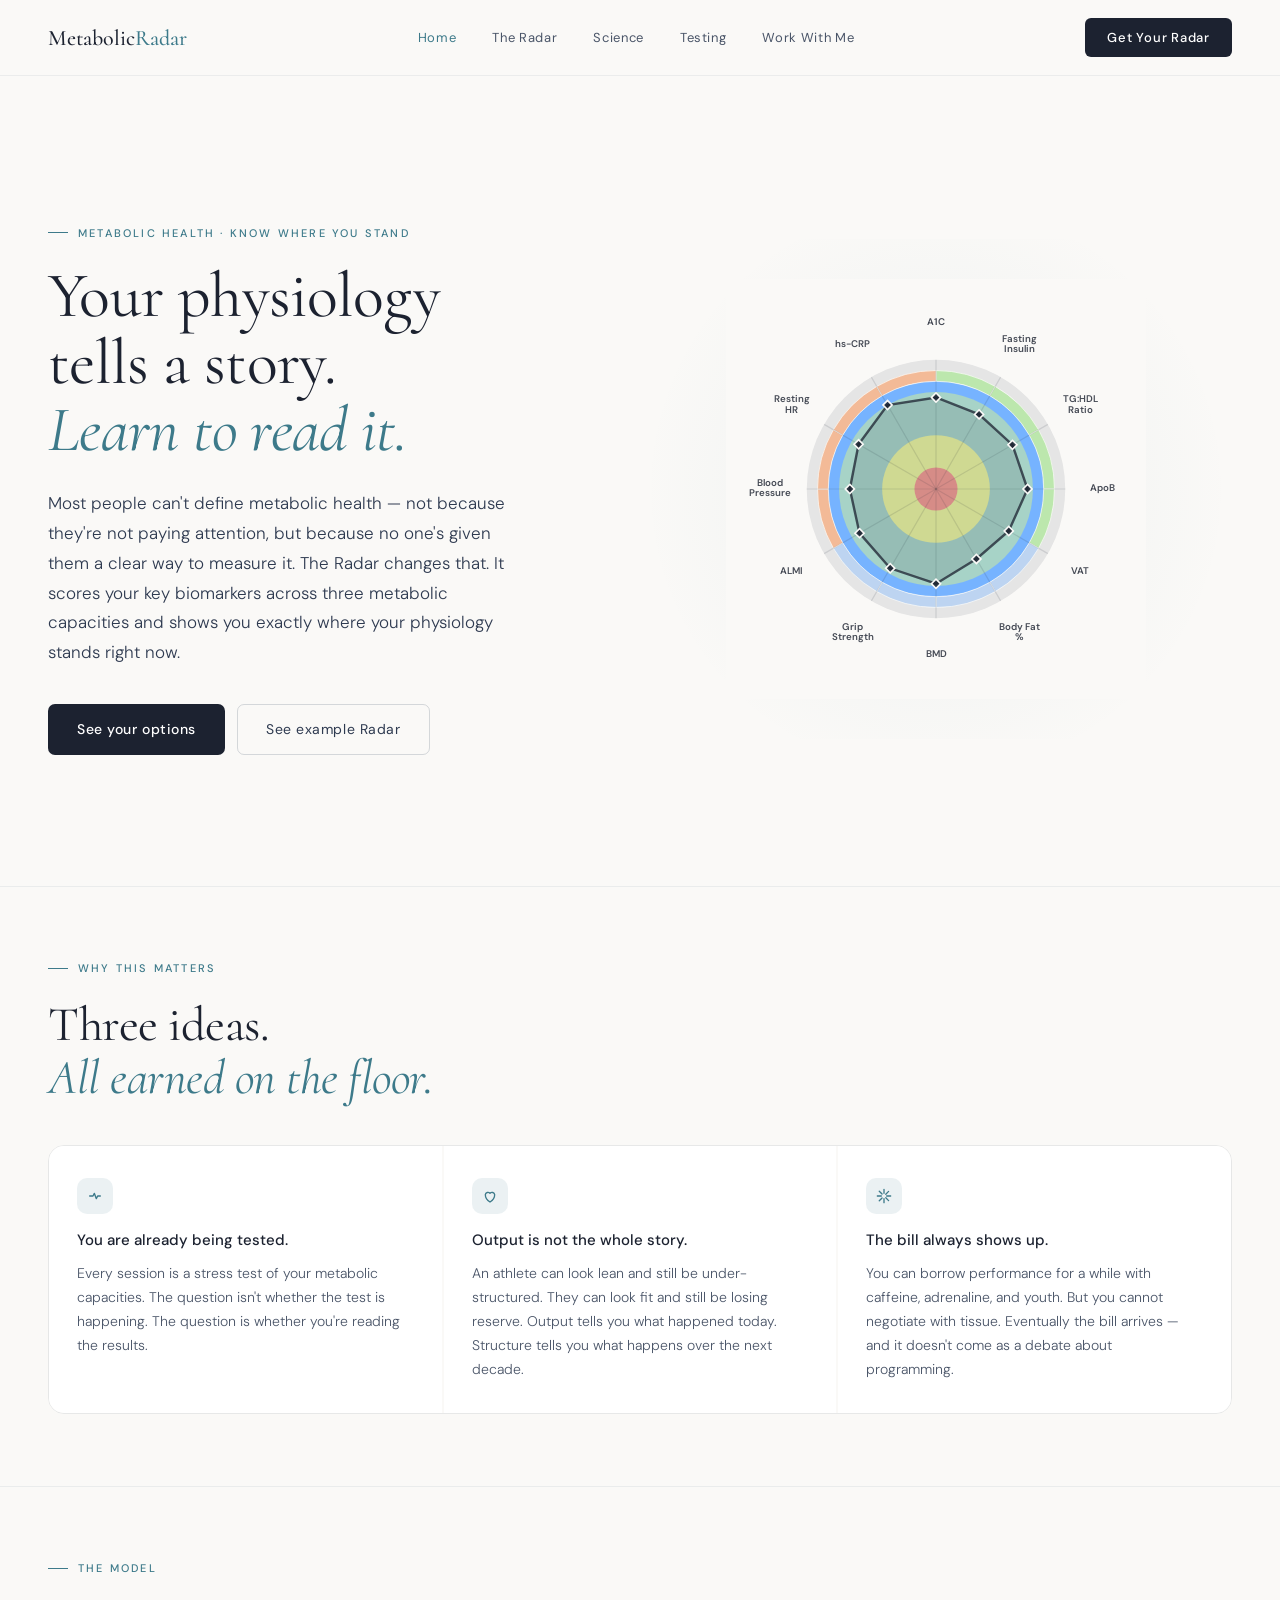
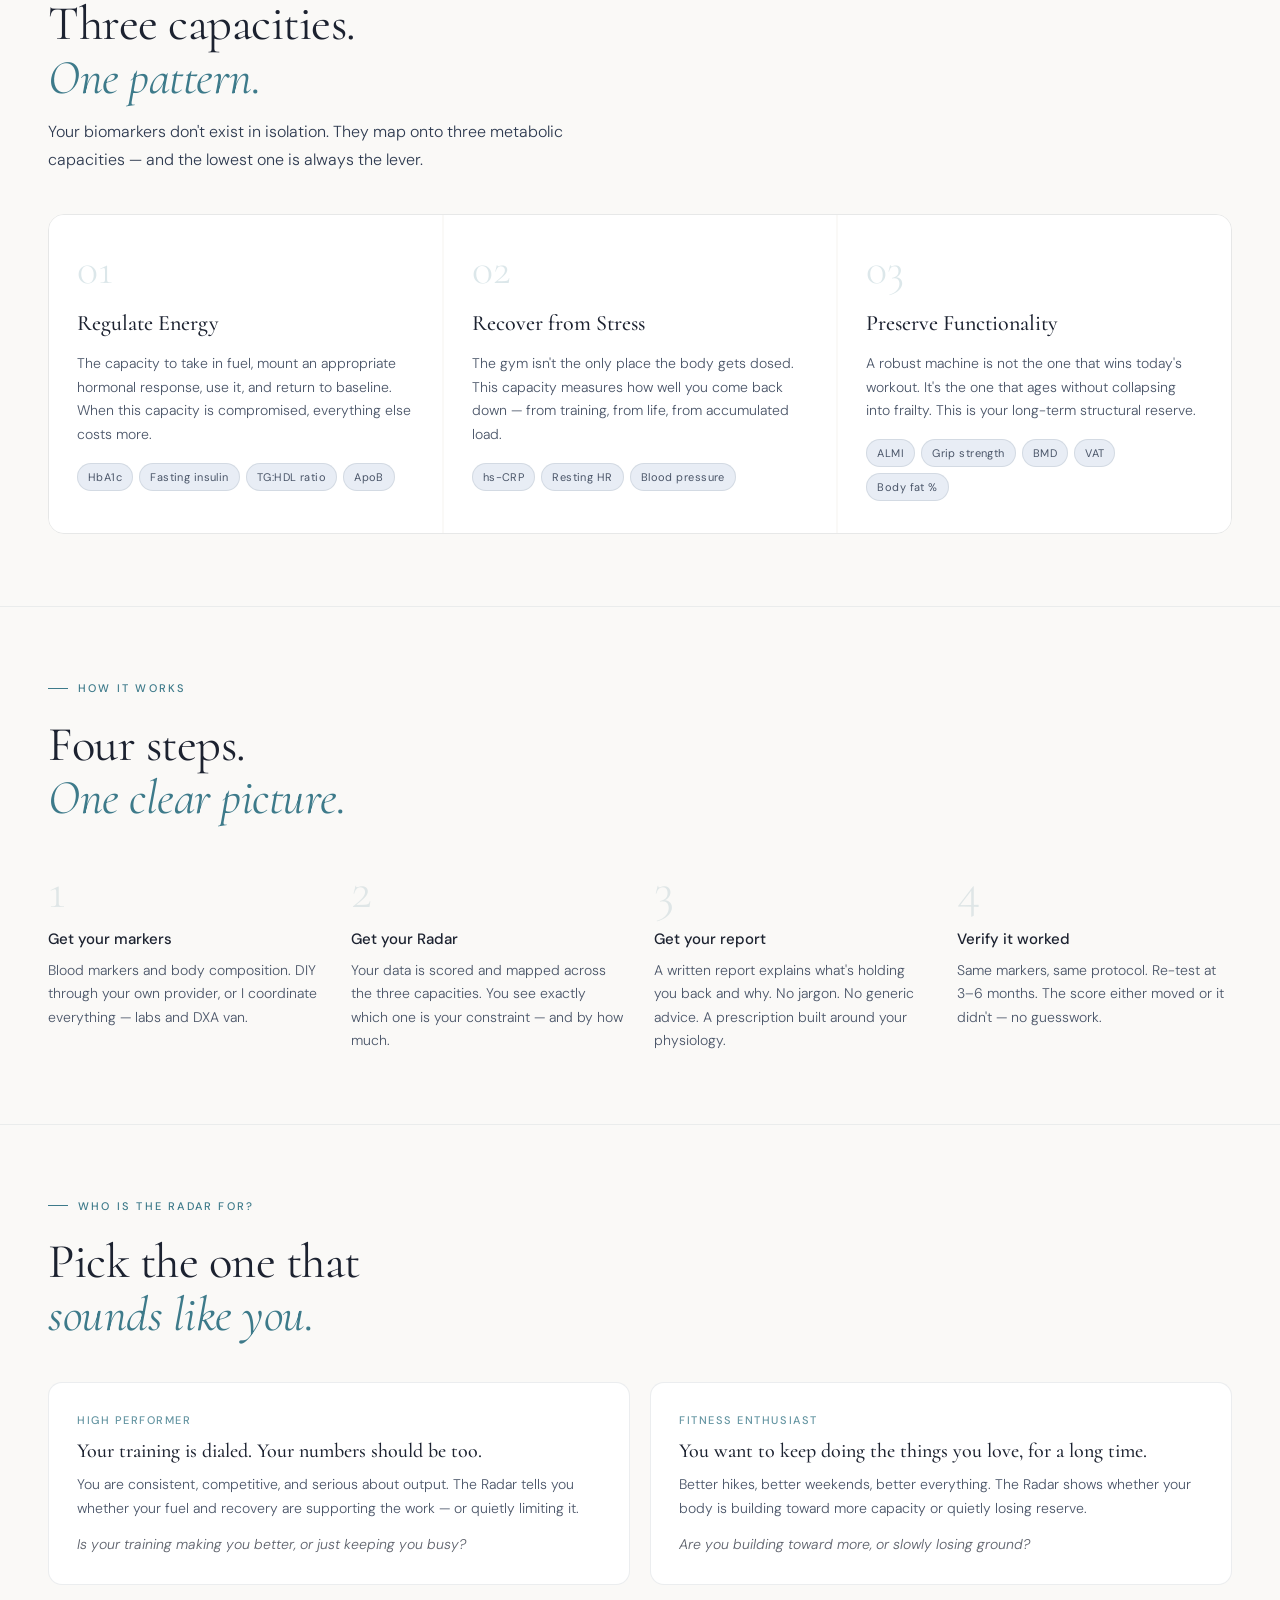
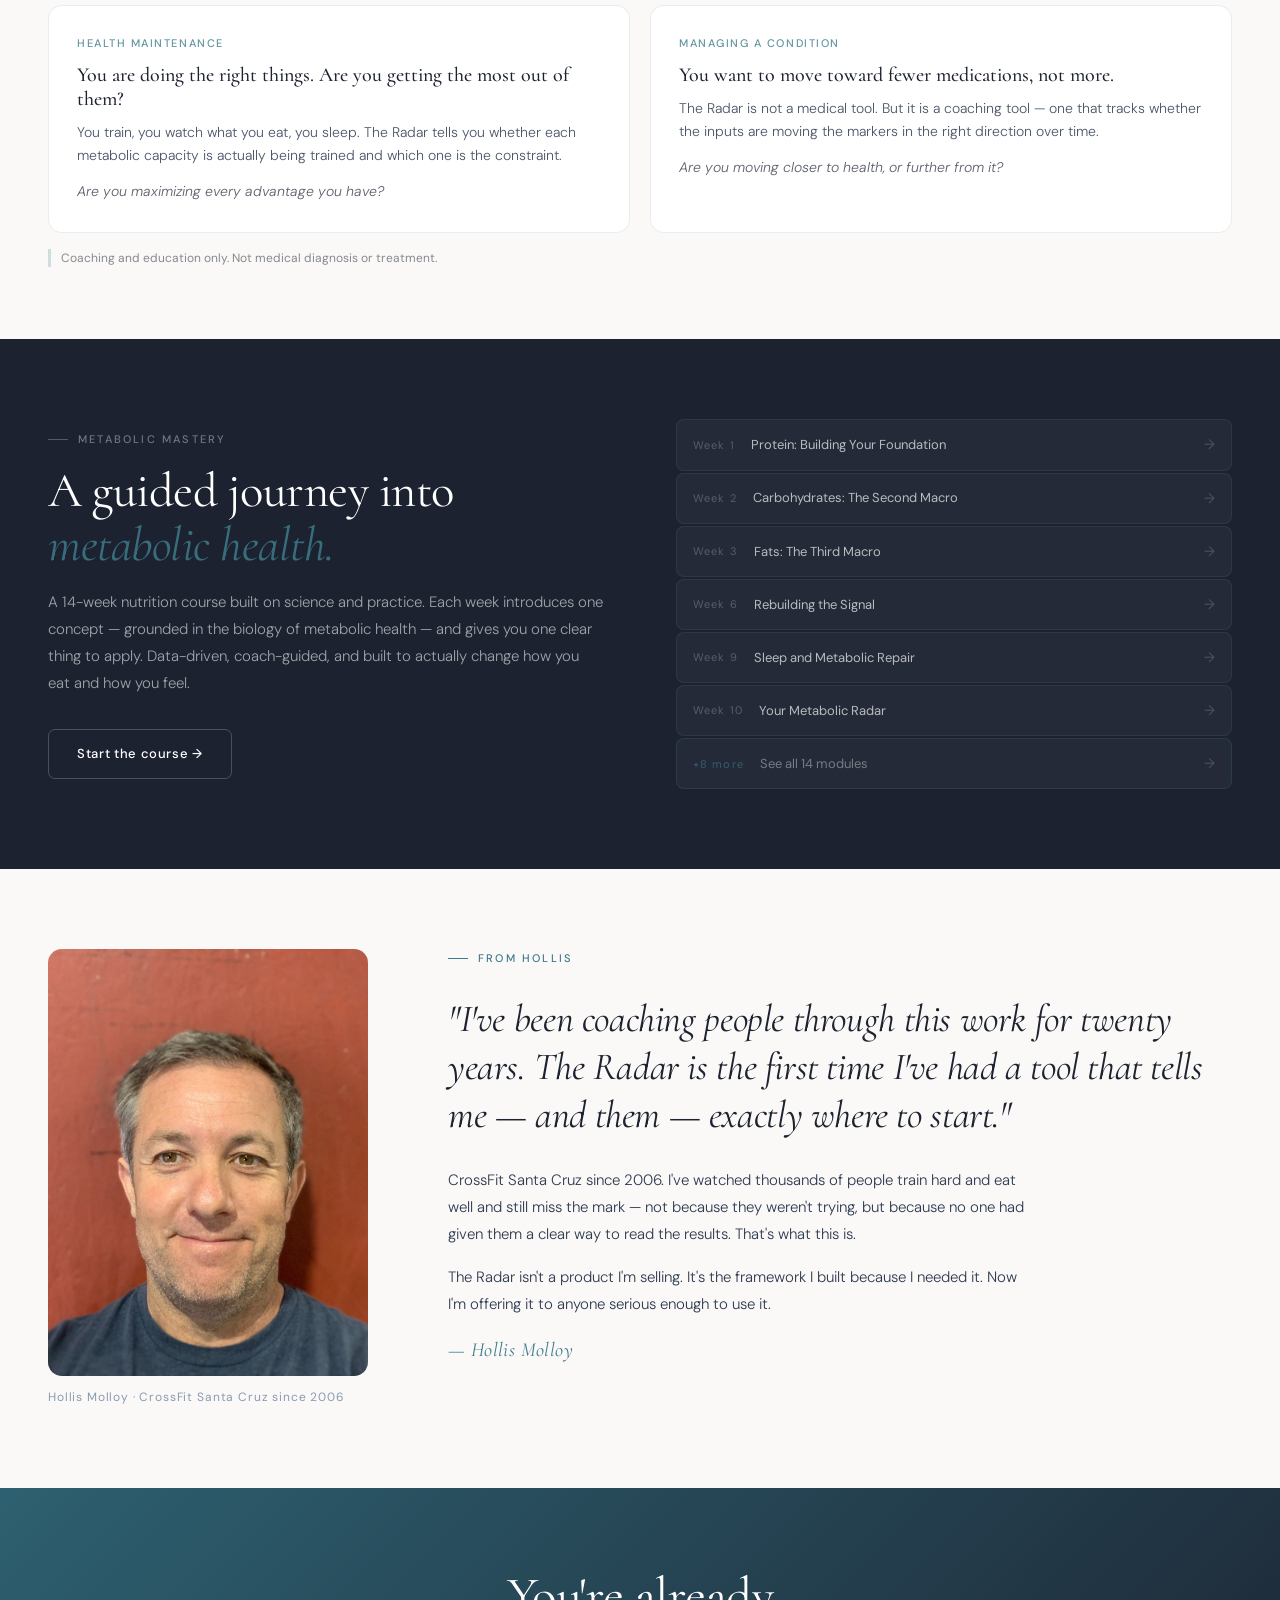
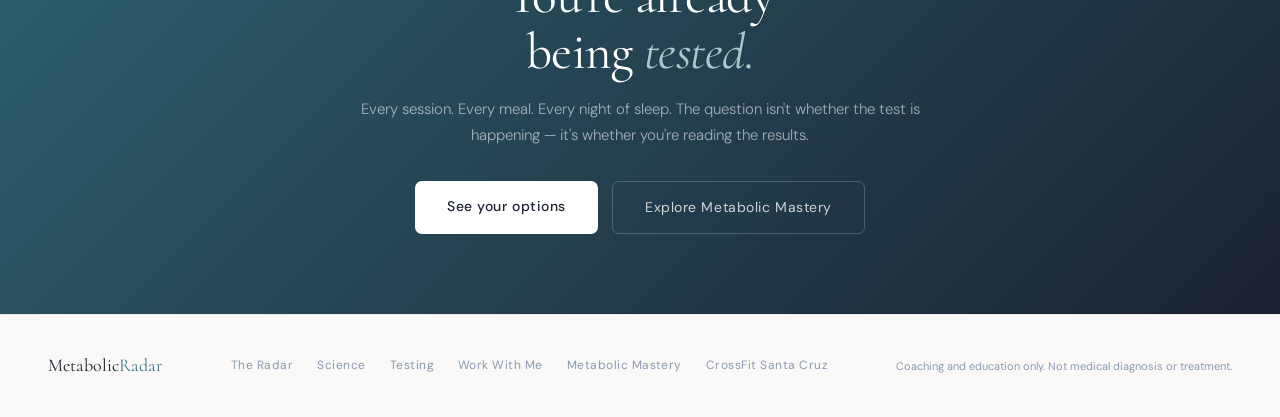
<file: index.html>
<!DOCTYPE html>
<html lang="en">
<head>
<meta charset="UTF-8">
<meta name="viewport" content="width=device-width, initial-scale=1.0">
<title>MetabolicRadar — Know Where You Stand</title>
<meta property="og:title" content="MetabolicRadar — Know Where You Stand">
<meta property="og:description" content="Your biomarkers scored across three metabolic capacities. See exactly what's limiting you — and what to do about it.">
<meta property="og:image" content="https://metabolicradar.com/radar-preview.png">
<meta property="og:url" content="https://metabolicradar.com">
<meta property="og:type" content="website">
<meta name="twitter:card" content="summary_large_image">
<meta name="twitter:image" content="https://metabolicradar.com/radar-preview.png">
<link rel="preconnect" href="https://fonts.googleapis.com">
<link rel="preconnect" href="https://fonts.gstatic.com" crossorigin>
<link href="https://fonts.googleapis.com/css2?family=Cormorant:ital,wght@0,300;0,400;0,500;0,600;1,300;1,400;1,500&family=DM+Sans:opsz,wght@9..40,300;9..40,400;9..40,500&display=swap" rel="stylesheet">
<style>
*,*::before,*::after{box-sizing:border-box;margin:0;padding:0}
:root{
  --ink:#1c2230;--slate:#2e3a50;--steel:#4a5568;--mist:#8a9ab0;
  --fog:#e8edf5;--cloud:#f4f6fa;--cream:#faf9f7;--white:#ffffff;
  --teal:#3d7a8a;--teal2:#2d6070;--gold:#b8965a;
}
html{scroll-behavior:smooth}
body{font-family:'DM Sans',sans-serif;background:var(--cream);color:var(--ink);font-size:16px;line-height:1.65;overflow-x:hidden}
nav{position:sticky;top:0;z-index:100;display:flex;align-items:center;justify-content:space-between;padding:18px 48px;background:rgba(250,249,247,.94);backdrop-filter:blur(14px);border-bottom:1px solid rgba(60,80,100,.08)}
.nav-wordmark{font-family:'Cormorant',serif;font-size:22px;font-weight:500;color:var(--ink);text-decoration:none}
.nav-wordmark span{color:var(--teal)}
.nav-links{display:flex;gap:36px;align-items:center}
.nav-links a{font-size:13px;font-weight:400;letter-spacing:.05em;color:var(--steel);text-decoration:none;transition:color .2s}
.nav-links a:hover,.nav-links a.active{color:var(--teal)}
.nav-cta{font-size:13px;font-weight:500;letter-spacing:.06em;padding:9px 22px;border-radius:6px;background:var(--ink);color:var(--white);text-decoration:none;transition:background .2s,transform .1s}
.nav-cta:hover{background:var(--teal2);transform:translateY(-1px)}
.hero{min-height:90vh;display:grid;grid-template-columns:1fr 1fr;gap:0;max-width:1280px;margin:0 auto;padding:72px 48px 56px;align-items:center}
.hero-left{padding-right:56px}
.eyebrow{font-size:11px;font-weight:500;letter-spacing:.2em;text-transform:uppercase;color:var(--teal);margin-bottom:20px;display:flex;align-items:center;gap:10px}
.eyebrow::before{content:'';display:block;width:20px;height:1px;background:var(--teal)}
h1{font-family:'Cormorant',serif;font-size:clamp(40px,5vw,66px);font-weight:400;line-height:1.05;color:var(--ink);margin-bottom:26px;letter-spacing:-.01em}
h1 em{font-style:italic;color:var(--teal)}
.hero-body{font-size:17px;font-weight:300;line-height:1.75;color:var(--slate);margin-bottom:36px;max-width:480px}
.hero-actions,.actions{display:flex;gap:12px;flex-wrap:wrap}
.btn-primary{font-size:14px;font-weight:500;letter-spacing:.04em;padding:13px 28px;border-radius:7px;background:var(--ink);color:var(--white);text-decoration:none;transition:all .2s;border:1.5px solid transparent;display:inline-block}
.btn-primary:hover{background:var(--teal2);transform:translateY(-1px)}
.btn-outline{font-size:14px;font-weight:400;letter-spacing:.04em;padding:13px 28px;border-radius:7px;background:transparent;color:var(--slate);text-decoration:none;transition:all .2s;border:1.5px solid rgba(60,80,100,.2);display:inline-block}
.btn-outline:hover{border-color:var(--teal);color:var(--teal);transform:translateY(-1px)}
.hero-right{display:flex;justify-content:center;align-items:center;position:relative}
.radar-glow{position:absolute;inset:-40px;background:radial-gradient(circle at center,rgba(61,122,138,.07) 0%,transparent 70%);pointer-events:none}
.radar-container{position:relative;width:420px;height:420px}
#heroRadarMount{width:100%;height:100%;display:flex;justify-content:center;align-items:center}
#heroRadarMount svg{width:100%;height:auto;max-width:420px;display:block}
hr.divider{border:none;border-top:1px solid rgba(60,80,100,.08);max-width:1280px;margin:0 auto}
.section{max-width:1280px;margin:0 auto;padding:72px 48px}
.section-title{font-family:'Cormorant',serif;font-size:clamp(30px,3.8vw,50px);font-weight:400;line-height:1.1;color:var(--ink);margin-bottom:14px;letter-spacing:-.01em}
.section-title em{font-style:italic;color:var(--teal)}
.section-sub{font-size:16px;font-weight:300;line-height:1.75;color:var(--slate);max-width:560px}
.cards3{display:grid;grid-template-columns:repeat(3,1fr);gap:2px;margin-top:40px;border:1px solid rgba(60,80,100,.1);border-radius:16px;overflow:hidden}
.why-card{background:var(--white);padding:32px 28px;transition:background .2s}
.why-card:hover{background:var(--cloud)}
.why-icon{width:36px;height:36px;border-radius:10px;background:rgba(61,122,138,.1);display:grid;place-items:center;margin-bottom:14px;color:var(--teal)}
.why-card h3{font-size:15px;font-weight:500;margin-bottom:10px}
.why-card p{font-size:14px;font-weight:300;line-height:1.7;color:var(--steel)}
.cap-grid{display:grid;grid-template-columns:repeat(3,1fr);gap:2px;margin-top:40px;border:1px solid rgba(60,80,100,.1);border-radius:16px;overflow:hidden}
.cap-card{background:var(--white);padding:32px 28px;transition:background .2s}
.cap-card:hover{background:var(--cloud)}
.cap-num{font-family:'Cormorant',serif;font-size:44px;font-weight:300;line-height:1;color:rgba(61,122,138,.18);margin-bottom:14px}
.cap-title{font-family:'Cormorant',serif;font-size:22px;font-weight:500;color:var(--ink);margin-bottom:10px}
.cap-body{font-size:14px;font-weight:300;line-height:1.7;color:var(--steel);margin-bottom:16px}
.markers{display:flex;flex-wrap:wrap;gap:6px}
.pill{font-size:11px;font-weight:400;letter-spacing:.04em;padding:4px 10px;border-radius:20px;background:var(--fog);color:var(--steel);border:1px solid rgba(60,80,100,.12)}
.steps-grid{display:grid;grid-template-columns:repeat(4,1fr);gap:28px;margin-top:40px}
.step-num{font-family:'Cormorant',serif;font-size:52px;font-weight:300;line-height:1;color:rgba(61,122,138,.14);margin-bottom:10px}
.step-title{font-size:15px;font-weight:500;color:var(--ink);margin-bottom:8px}
.step-body{font-size:14px;font-weight:300;line-height:1.65;color:var(--steel)}
.who-grid{display:grid;grid-template-columns:repeat(2,1fr);gap:20px;margin-top:40px}
.who-card{background:var(--white);border:1px solid rgba(60,80,100,.1);border-radius:14px;padding:28px;transition:border-color .2s}
.who-card:hover{border-color:rgba(61,122,138,.3)}
.who-label{font-size:11px;font-weight:500;letter-spacing:.14em;text-transform:uppercase;color:var(--teal);margin-bottom:10px;opacity:.8}
.who-card h3{font-family:'Cormorant',serif;font-size:20px;font-weight:500;color:var(--ink);margin-bottom:10px;line-height:1.2}
.who-card p{font-size:14px;font-weight:300;line-height:1.7;color:var(--steel)}
.who-card .wq{margin-top:12px;font-size:14px;font-style:italic;color:var(--ink);opacity:.72}
.note{margin-top:16px;font-size:12px;line-height:1.55;color:rgba(28,34,48,.52);border-left:3px solid rgba(61,122,138,.22);padding-left:10px}
/* MASTERY */
.mastery-band{background:var(--ink);padding:80px 48px}
.mastery-inner{max-width:1280px;margin:0 auto;display:grid;grid-template-columns:1fr 1fr;gap:72px;align-items:center}
.mastery-eyebrow{font-size:11px;font-weight:500;letter-spacing:.2em;text-transform:uppercase;color:rgba(255,255,255,.38);margin-bottom:16px;display:flex;align-items:center;gap:10px}
.mastery-eyebrow::before{content:'';display:block;width:20px;height:1px;background:rgba(255,255,255,.25)}
.mastery-title{font-family:'Cormorant',serif;font-size:clamp(32px,3.8vw,50px);font-weight:400;line-height:1.1;color:var(--white);margin-bottom:18px;letter-spacing:-.01em}
.mastery-title em{font-style:italic;color:rgba(61,122,138,.85)}
.mastery-body{font-size:15px;font-weight:300;line-height:1.8;color:rgba(255,255,255,.58);margin-bottom:32px}
.mastery-btn{display:inline-block;font-size:13px;font-weight:500;letter-spacing:.05em;padding:13px 28px;border-radius:7px;background:transparent;color:var(--white);text-decoration:none;transition:all .2s;border:1.5px solid rgba(255,255,255,.2)}
.mastery-btn:hover{border-color:rgba(61,122,138,.75);color:rgba(180,230,220,.9)}
.mastery-modules{display:flex;flex-direction:column;gap:2px}
.mastery-module{display:flex;align-items:center;gap:16px;padding:13px 16px;background:rgba(255,255,255,.04);border-radius:8px;border:1px solid rgba(255,255,255,.06);transition:background .15s;text-decoration:none}
.mastery-module:hover{background:rgba(61,122,138,.12)}
.mod-num{font-size:11px;font-weight:400;letter-spacing:.1em;color:rgba(255,255,255,.24);min-width:32px}
.mod-title{font-size:13px;font-weight:400;color:rgba(255,255,255,.68);flex:1}
.mod-arrow{color:rgba(255,255,255,.18);font-size:14px}
/* HOLLIS */
.hollis-section{max-width:1280px;margin:0 auto;padding:80px 48px;display:grid;grid-template-columns:320px 1fr;gap:80px;align-items:start}
.hollis-photo{width:100%;border-radius:14px;object-fit:cover;display:block;aspect-ratio:3/4}
.hollis-caption{margin-top:12px;font-size:12px;font-weight:400;letter-spacing:.07em;color:var(--mist)}
.hollis-label{font-size:11px;font-weight:500;letter-spacing:.2em;text-transform:uppercase;color:var(--teal);display:flex;align-items:center;gap:10px;margin-bottom:28px}
.hollis-label::before{content:'';display:block;width:20px;height:1px;background:var(--teal)}
.hollis-quote{font-family:'Cormorant',serif;font-size:clamp(24px,3vw,40px);font-weight:400;line-height:1.25;color:var(--ink);margin-bottom:28px;font-style:italic;letter-spacing:-.01em}
.hollis-body{font-size:15px;font-weight:300;line-height:1.8;color:var(--slate);margin-bottom:16px;max-width:580px}
.hollis-sig{font-family:'Cormorant',serif;font-size:20px;font-weight:400;font-style:italic;color:var(--teal);letter-spacing:.02em}
/* CTA */
.cta-band{background:linear-gradient(135deg,var(--teal2) 0%,var(--ink) 100%);padding:80px 48px;text-align:center}
.cta-inner{max-width:600px;margin:0 auto}
.cta-title{font-family:'Cormorant',serif;font-size:clamp(32px,4vw,54px);font-weight:400;line-height:1.1;color:var(--white);margin-bottom:16px;letter-spacing:-.01em}
.cta-title em{font-style:italic;color:rgba(180,220,215,.9)}
.cta-sub{font-size:15px;font-weight:300;line-height:1.75;color:rgba(255,255,255,.58);margin-bottom:32px}
.cta-actions{display:flex;gap:14px;justify-content:center;flex-wrap:wrap}
.cta-btn{font-size:14px;font-weight:500;letter-spacing:.04em;padding:14px 32px;border-radius:7px;background:var(--white);color:var(--ink);text-decoration:none;transition:all .2s;display:inline-block}
.cta-btn:hover{background:var(--fog);transform:translateY(-1px)}
.cta-btn-ghost{font-size:14px;font-weight:400;letter-spacing:.04em;padding:14px 32px;border-radius:7px;background:transparent;color:rgba(255,255,255,.78);text-decoration:none;transition:all .2s;border:1.5px solid rgba(255,255,255,.2);display:inline-block}
.cta-btn-ghost:hover{border-color:rgba(255,255,255,.5);transform:translateY(-1px)}
footer{padding:36px 48px;border-top:1px solid rgba(60,80,100,.08);display:flex;align-items:center;justify-content:space-between;flex-wrap:wrap;gap:16px}
.footer-wordmark{font-family:'Cormorant',serif;font-size:18px;font-weight:400;color:var(--ink);text-decoration:none}
.footer-wordmark span{color:var(--teal)}
.footer-links{display:flex;gap:24px;flex-wrap:wrap}
.footer-links a{font-size:12px;color:var(--mist);text-decoration:none;letter-spacing:.04em;transition:color .2s}
.footer-links a:hover{color:var(--teal)}
.footer-note{font-size:11px;color:var(--mist)}
/* RADAR CHART */
#heroChart .axisLine{stroke:rgba(28,34,48,.12);stroke-width:1.5}
#heroChart .poly{fill:rgba(28,34,48,.12);stroke:rgba(28,34,48,.75);stroke-width:3}
#heroChart .pt{fill:rgba(28,34,48,.85);stroke:#faf9f7;stroke-width:2}
#heroChart .label{fill:rgba(28,34,48,.82);font-size:12px;font-weight:600}
#heroChart .band{opacity:.92;stroke:rgba(250,249,247,.88);stroke-width:1;stroke-linejoin:round}
@media(max-width:1000px){
  nav{padding:16px 24px}.nav-links{display:none}
  .hero{grid-template-columns:1fr;padding:48px 24px;min-height:auto}.hero-left{padding-right:0}.hero-right{margin-top:36px}.radar-container{width:300px;height:300px}
  .section{padding:56px 24px}
  .cards3,.cap-grid{grid-template-columns:1fr}
  .steps-grid{grid-template-columns:1fr 1fr}
  .who-grid{grid-template-columns:1fr}
  .mastery-band{padding:56px 24px}.mastery-inner{grid-template-columns:1fr;gap:40px}
  .hollis-section{grid-template-columns:1fr;padding:56px 24px;gap:36px}.hollis-photo{aspect-ratio:4/3}
  .cta-band{padding:56px 24px}
  footer{flex-direction:column;gap:20px;padding:28px 24px;text-align:center}.footer-links{justify-content:center}
}
@media(max-width:600px){.steps-grid{grid-template-columns:1fr}}
</style>
</head>
<body>

<nav>
  <a class="nav-wordmark" href="index.html">Metabolic<span>Radar</span></a>
  <div class="nav-links">
    <a href="index.html" class="active">Home</a>
    <a href="radar.html">The Radar</a>
    <a href="science.html">Science</a>
    <a href="testing.html">Testing</a>
    <a href="work-with-me.html">Work With Me</a>
  </div>
  <a class="nav-cta" href="work-with-me.html">Get Your Radar</a>
</nav>

<!-- HERO -->
<div class="hero">
  <div class="hero-left">
    <div class="eyebrow">Metabolic Health · Know where you stand</div>
    <h1>Your physiology<br>tells a story.<br><em>Learn to read it.</em></h1>
    <p class="hero-body">Most people can't define metabolic health — not because they're not paying attention, but because no one's given them a clear way to measure it. The Radar changes that. It scores your key biomarkers across three metabolic capacities and shows you exactly where your physiology stands right now.</p>
    <div class="hero-actions">
      <a class="btn-primary" href="work-with-me.html">See your options</a>
      <a class="btn-outline" href="radar.html">See example Radar</a>
    </div>
  </div>
  <div class="hero-right">
    <div class="radar-glow"></div>
    <div class="radar-container"><div id="heroRadarMount"></div></div>
  </div>
</div>

<hr class="divider">

<!-- WHY -->
<div class="section">
  <div class="eyebrow">Why this matters</div>
  <h2 class="section-title">Three ideas.<br><em>All earned on the floor.</em></h2>
  <div class="cards3">
    <div class="why-card">
      <div class="why-icon"><svg width="16" height="16" viewBox="0 0 24 24" fill="none"><path d="M4 12h5l2-4 3 8 2-4h4" stroke="currentColor" stroke-width="2" stroke-linecap="round" stroke-linejoin="round"/></svg></div>
      <h3>You are already being tested.</h3>
      <p>Every session is a stress test of your metabolic capacities. The question isn't whether the test is happening. The question is whether you're reading the results.</p>
    </div>
    <div class="why-card">
      <div class="why-icon"><svg width="16" height="16" viewBox="0 0 24 24" fill="none"><path d="M12 21s-7-4.5-7-11a4 4 0 0 1 7-2 4 4 0 0 1 7 2c0 6.5-7 11-7 11Z" stroke="currentColor" stroke-width="2" stroke-linejoin="round"/></svg></div>
      <h3>Output is not the whole story.</h3>
      <p>An athlete can look lean and still be under-structured. They can look fit and still be losing reserve. Output tells you what happened today. Structure tells you what happens over the next decade.</p>
    </div>
    <div class="why-card">
      <div class="why-icon"><svg width="16" height="16" viewBox="0 0 24 24" fill="none"><path d="M12 2v6m0 8v6M4.9 4.9l4.2 4.2m5.6 5.6 4.2 4.2M2 12h6m8 0h6M4.9 19.1l4.2-4.2m5.6-5.6 4.2-4.2" stroke="currentColor" stroke-width="2" stroke-linecap="round"/></svg></div>
      <h3>The bill always shows up.</h3>
      <p>You can borrow performance for a while with caffeine, adrenaline, and youth. But you cannot negotiate with tissue. Eventually the bill arrives — and it doesn't come as a debate about programming.</p>
    </div>
  </div>
</div>

<hr class="divider">

<!-- MODEL -->
<div class="section">
  <div class="eyebrow">The model</div>
  <h2 class="section-title">Three capacities.<br><em>One pattern.</em></h2>
  <p class="section-sub">Your biomarkers don't exist in isolation. They map onto three metabolic capacities — and the lowest one is always the lever.</p>
  <div class="cap-grid">
    <div class="cap-card">
      <div class="cap-num">01</div>
      <div class="cap-title">Regulate Energy</div>
      <p class="cap-body">The capacity to take in fuel, mount an appropriate hormonal response, use it, and return to baseline. When this capacity is compromised, everything else costs more.</p>
      <div class="markers"><span class="pill">HbA1c</span><span class="pill">Fasting insulin</span><span class="pill">TG:HDL ratio</span><span class="pill">ApoB</span></div>
    </div>
    <div class="cap-card">
      <div class="cap-num">02</div>
      <div class="cap-title">Recover from Stress</div>
      <p class="cap-body">The gym isn't the only place the body gets dosed. This capacity measures how well you come back down — from training, from life, from accumulated load.</p>
      <div class="markers"><span class="pill">hs-CRP</span><span class="pill">Resting HR</span><span class="pill">Blood pressure</span></div>
    </div>
    <div class="cap-card">
      <div class="cap-num">03</div>
      <div class="cap-title">Preserve Functionality</div>
      <p class="cap-body">A robust machine is not the one that wins today's workout. It's the one that ages without collapsing into frailty. This is your long-term structural reserve.</p>
      <div class="markers"><span class="pill">ALMI</span><span class="pill">Grip strength</span><span class="pill">BMD</span><span class="pill">VAT</span><span class="pill">Body fat %</span></div>
    </div>
  </div>
</div>

<hr class="divider">

<!-- HOW IT WORKS -->
<div class="section">
  <div class="eyebrow">How it works</div>
  <h2 class="section-title">Four steps.<br><em>One clear picture.</em></h2>
  <div class="steps-grid">
    <div><div class="step-num">1</div><div class="step-title">Get your markers</div><p class="step-body">Blood markers and body composition. DIY through your own provider, or I coordinate everything — labs and DXA van.</p></div>
    <div><div class="step-num">2</div><div class="step-title">Get your Radar</div><p class="step-body">Your data is scored and mapped across the three capacities. You see exactly which one is your constraint — and by how much.</p></div>
    <div><div class="step-num">3</div><div class="step-title">Get your report</div><p class="step-body">A written report explains what's holding you back and why. No jargon. No generic advice. A prescription built around your physiology.</p></div>
    <div><div class="step-num">4</div><div class="step-title">Verify it worked</div><p class="step-body">Same markers, same protocol. Re-test at 3–6 months. The score either moved or it didn't — no guesswork.</p></div>
  </div>
</div>

<hr class="divider">

<!-- WHO -->
<div class="section">
  <div class="eyebrow">Who is the Radar for?</div>
  <h2 class="section-title">Pick the one that<br><em>sounds like you.</em></h2>
  <div class="who-grid">
    <div class="who-card"><div class="who-label">High performer</div><h3>Your training is dialed. Your numbers should be too.</h3><p>You are consistent, competitive, and serious about output. The Radar tells you whether your fuel and recovery are supporting the work — or quietly limiting it.</p><p class="wq">Is your training making you better, or just keeping you busy?</p></div>
    <div class="who-card"><div class="who-label">Fitness enthusiast</div><h3>You want to keep doing the things you love, for a long time.</h3><p>Better hikes, better weekends, better everything. The Radar shows whether your body is building toward more capacity or quietly losing reserve.</p><p class="wq">Are you building toward more, or slowly losing ground?</p></div>
    <div class="who-card"><div class="who-label">Health maintenance</div><h3>You are doing the right things. Are you getting the most out of them?</h3><p>You train, you watch what you eat, you sleep. The Radar tells you whether each metabolic capacity is actually being trained and which one is the constraint.</p><p class="wq">Are you maximizing every advantage you have?</p></div>
    <div class="who-card"><div class="who-label">Managing a condition</div><h3>You want to move toward fewer medications, not more.</h3><p>The Radar is not a medical tool. But it is a coaching tool — one that tracks whether the inputs are moving the markers in the right direction over time.</p><p class="wq">Are you moving closer to health, or further from it?</p></div>
  </div>
  <div class="note">Coaching and education only. Not medical diagnosis or treatment.</div>
</div>

<!-- MASTERY COURSE -->
<div class="mastery-band">
  <div class="mastery-inner">
    <div>
      <div class="mastery-eyebrow">Metabolic Mastery</div>
      <h2 class="mastery-title">A guided journey into<br><em>metabolic health.</em></h2>
      <p class="mastery-body">A 14-week nutrition course built on science and practice. Each week introduces one concept — grounded in the biology of metabolic health — and gives you one clear thing to apply. Data-driven, coach-guided, and built to actually change how you eat and how you feel.</p>
      <a class="mastery-btn" href="/mastery/" target="_blank">Start the course →</a>
    </div>
    <div class="mastery-modules">
      <a class="mastery-module" href="/mastery/week-1.html" target="_blank"><span class="mod-num">Week 1</span><span class="mod-title">Protein: Building Your Foundation</span><span class="mod-arrow">→</span></a>
      <a class="mastery-module" href="/mastery/week-2.html" target="_blank"><span class="mod-num">Week 2</span><span class="mod-title">Carbohydrates: The Second Macro</span><span class="mod-arrow">→</span></a>
      <a class="mastery-module" href="/mastery/week-3.html" target="_blank"><span class="mod-num">Week 3</span><span class="mod-title">Fats: The Third Macro</span><span class="mod-arrow">→</span></a>
      <a class="mastery-module" href="/mastery/week-6.html" target="_blank"><span class="mod-num">Week 6</span><span class="mod-title">Rebuilding the Signal</span><span class="mod-arrow">→</span></a>
      <a class="mastery-module" href="/mastery/week-9.html" target="_blank"><span class="mod-num">Week 9</span><span class="mod-title">Sleep and Metabolic Repair</span><span class="mod-arrow">→</span></a>
      <a class="mastery-module" href="/mastery/week-10.html" target="_blank"><span class="mod-num">Week 10</span><span class="mod-title">Your Metabolic Radar</span><span class="mod-arrow">→</span></a>
      <a class="mastery-module" href="/mastery/" target="_blank" style="border-color:rgba(61,122,138,.22)"><span class="mod-num" style="color:rgba(61,122,138,.65)">+8 more</span><span class="mod-title" style="color:rgba(255,255,255,.38)">See all 14 modules</span><span class="mod-arrow">→</span></a>
    </div>
  </div>
</div>

<!-- HOLLIS -->
<div class="hollis-section">
  <div>
    <img class="hollis-photo" src="hollis.jpg" alt="Hollis Molloy — CrossFit Santa Cruz">
    <p class="hollis-caption">Hollis Molloy · CrossFit Santa Cruz since 2006</p>
  </div>
  <div>
    <div class="hollis-label">From Hollis</div>
    <blockquote class="hollis-quote">"I've been coaching people through this work for twenty years. The Radar is the first time I've had a tool that tells me — and them — exactly where to start."</blockquote>
    <p class="hollis-body">CrossFit Santa Cruz since 2006. I've watched thousands of people train hard and eat well and still miss the mark — not because they weren't trying, but because no one had given them a clear way to read the results. That's what this is.</p>
    <p class="hollis-body">The Radar isn't a product I'm selling. It's the framework I built because I needed it. Now I'm offering it to anyone serious enough to use it.</p>
    <div class="hollis-sig">— Hollis Molloy</div>
  </div>
</div>

<!-- CTA -->
<div class="cta-band">
  <div class="cta-inner">
    <h2 class="cta-title">You're already<br>being <em>tested.</em></h2>
    <p class="cta-sub">Every session. Every meal. Every night of sleep. The question isn't whether the test is happening — it's whether you're reading the results.</p>
    <div class="cta-actions">
      <a class="cta-btn" href="work-with-me.html">See your options</a>
      <a class="cta-btn-ghost" href="/mastery/" target="_blank">Explore Metabolic Mastery</a>
    </div>
  </div>
</div>

<footer>
  <a class="footer-wordmark" href="index.html">Metabolic<span>Radar</span></a>
  <div class="footer-links">
    <a href="radar.html">The Radar</a>
    <a href="science.html">Science</a>
    <a href="testing.html">Testing</a>
    <a href="work-with-me.html">Work With Me</a>
    <a href="/mastery/" target="_blank">Metabolic Mastery</a>
    <a href="https://www.crossfitsantacruz.com/metabolic-health" target="_blank">CrossFit Santa Cruz</a>
  </div>
  <span class="footer-note">Coaching and education only. Not medical diagnosis or treatment.</span>
</footer>

<script>
(function(){
  const LABELS=["A1C","Fasting Insulin","TG:HDL Ratio","ApoB","VAT","Body Fat %","BMD","Grip Strength","ALMI","Blood Pressure","Resting HR","hs-CRP"];
  const PILLARS=[{idx:[0,1,2,3],color:"#B7E6A7",id:"energy"},{idx:[8,9,10,11],color:"#F3B58F",id:"durability"},{idx:[4,5,6,7],color:"#B8D1F0",id:"recovery"}];
  const scores=[85,80,82,85,78,75,88,85,82,80,83,90];
  const COLORS={grey:"#E5E5E5",white:"#FFFFFF",blue:"#76B3FF",cool:"#A7D3C7",warm:"#E8F29F",red:"#F09B93"};
  function pt(cx,cy,r,t){return[cx+r*Math.sin(t),cy-r*Math.cos(t)]}
  function sector(cx,cy,ri,ro,t0,t1){
    const[ox0,oy0]=pt(cx,cy,ro,t0),[ox1,oy1]=pt(cx,cy,ro,t1),[ix1,iy1]=pt(cx,cy,ri,t1),[ix0,iy0]=pt(cx,cy,ri,t0),lg=Math.abs(t1-t0)>Math.PI?1:0;
    return`M${ox0.toFixed(2)} ${oy0.toFixed(2)} A${ro.toFixed(2)} ${ro.toFixed(2)} 0 ${lg} 1 ${ox1.toFixed(2)} ${oy1.toFixed(2)} L${ix1.toFixed(2)} ${iy1.toFixed(2)} A${ri.toFixed(2)} ${ri.toFixed(2)} 0 ${lg} 0 ${ix0.toFixed(2)} ${iy0.toFixed(2)} Z`
  }
  function esc(s){return String(s??"").replace(/&/g,"&amp;").replace(/</g,"&lt;").replace(/>/g,"&gt;")}
  function tsp(lbl){const p=lbl.split(" ");if(p.length===2)return`<tspan x="0" dy="-0.55em">${esc(p[0])}</tspan><tspan x="0" dy="1.1em">${esc(p[1])}</tspan>`;if(p.length===3)return`<tspan x="0" dy="-0.55em">${esc(p.slice(0,2).join(" "))}</tspan><tspan x="0" dy="1.1em">${esc(p[2])}</tspan>`;return`<tspan x="0" dy="0em">${esc(lbl)}</tspan>`}
  const axPillar=i=>{const p=PILLARS.find(pp=>pp.idx.includes(i));return p?p.id:"all"};
  function build(){
    const m=document.getElementById('heroRadarMount');if(!m)return;
    const W=520,H=520,cx=W/2,cy=H/2,margin=100,R=W/2-margin,lR=R+46,sc=v=>v/120*R;
    const rings=[{v:120,f:COLORS.grey},{v:110,f:COLORS.white},{v:100,f:COLORS.blue},{v:90,f:COLORS.cool},{v:50,f:COLORS.warm},{v:20,f:COLORS.red}].map(r=>`<circle cx="${cx}" cy="${cy}" r="${sc(r.v).toFixed(2)}" fill="${r.f}"/>`).join("");
    const r0=sc(100),r1=sc(110),N=LABELS.length,step=2*Math.PI/N;
    const bands=Array.from({length:N}).map((_,i)=>{const pid=axPillar(i),pl=PILLARS.find(p=>p.id===pid),fill=pl?pl.color:COLORS.white;return`<path class="band" d="${sector(cx,cy,r0,r1,i*step,(i+1)*step)}" fill="${fill}"/>`}).join("");
    const axes=Array.from({length:N}).map((_,i)=>{const t=i*step,[x,y]=pt(cx,cy,sc(120),t),[lx,ly]=pt(cx,cy,lR,t);return`<g><line x1="${cx}" y1="${cy}" x2="${x.toFixed(2)}" y2="${y.toFixed(2)}" class="axisLine"/><text class="label" transform="translate(${lx.toFixed(2)} ${ly.toFixed(2)})" text-anchor="middle" dominant-baseline="middle" font-family="DM Sans,sans-serif">${tsp(LABELS[i])}</text></g>`}).join("");
    const capped=scores.map(v=>Math.max(0,Math.min(100,v)));
    const poly=capped.map((v,i)=>{const t=i*step,[x,y]=pt(cx,cy,sc(v),t);return`${x.toFixed(2)},${y.toFixed(2)}`}).join(" ");
    const ms=8,marks=capped.map((v,i)=>{const t=i*step,[x,y]=pt(cx,cy,sc(v),t);return`<rect class="pt" x="${(x-ms/2).toFixed(2)}" y="${(y-ms/2).toFixed(2)}" width="${ms}" height="${ms}" transform="rotate(45 ${x.toFixed(2)} ${y.toFixed(2)})"/>`}).join("");
    m.innerHTML=`<svg id="heroChart" xmlns="http://www.w3.org/2000/svg" viewBox="0 0 ${W} ${H}"><rect width="100%" height="100%" fill="#faf9f7"/>${rings}${bands}${axes}<polygon class="poly" points="${poly}"/>${marks}</svg>`
  }
  document.readyState==='loading'?document.addEventListener('DOMContentLoaded',build):build();
  const obs=new IntersectionObserver(es=>{es.forEach(e=>{if(e.isIntersecting){e.target.style.opacity='1';e.target.style.transform='translateY(0)'}})},{threshold:.08});
  document.querySelectorAll('.why-card,.cap-card,.who-card,.mastery-module').forEach(el=>{el.style.opacity='0';el.style.transform='translateY(14px)';el.style.transition='opacity .5s ease,transform .5s ease';obs.observe(el)});
})();
</script>
</body>
</html>
</file>
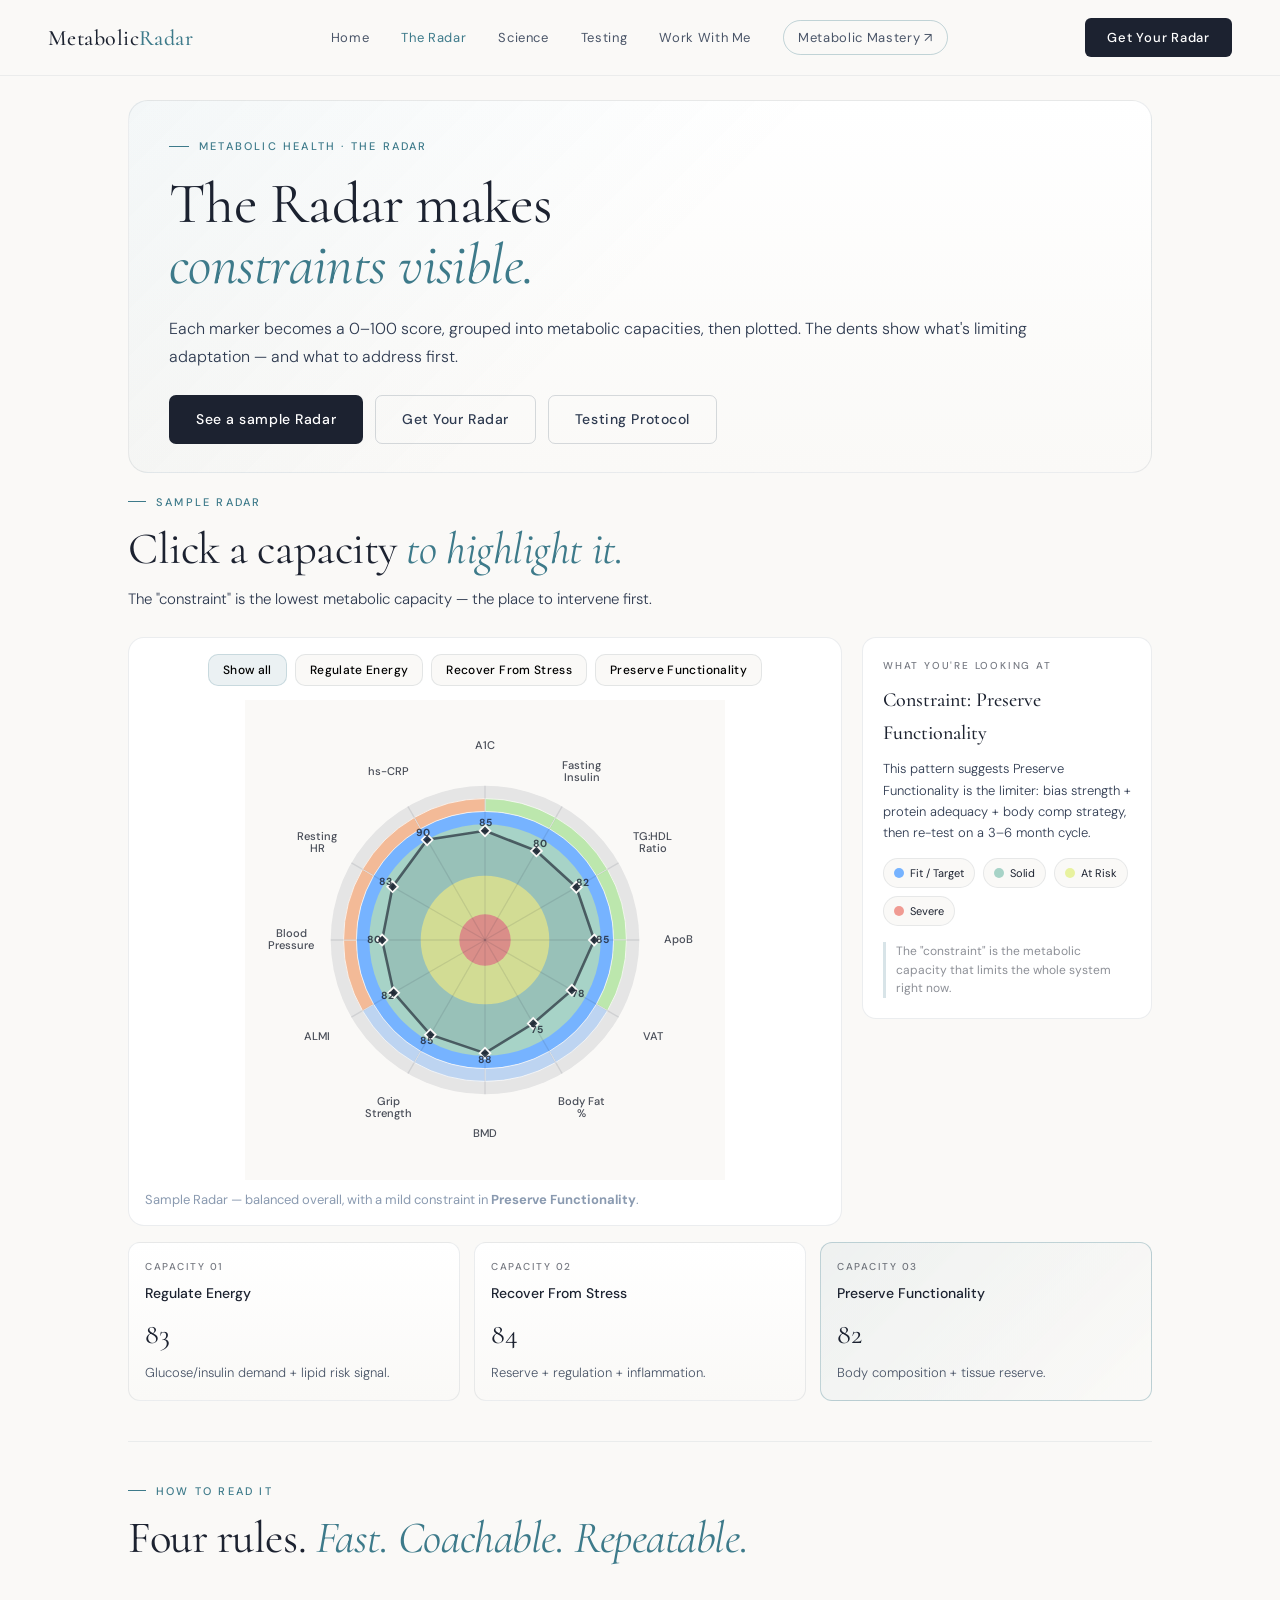
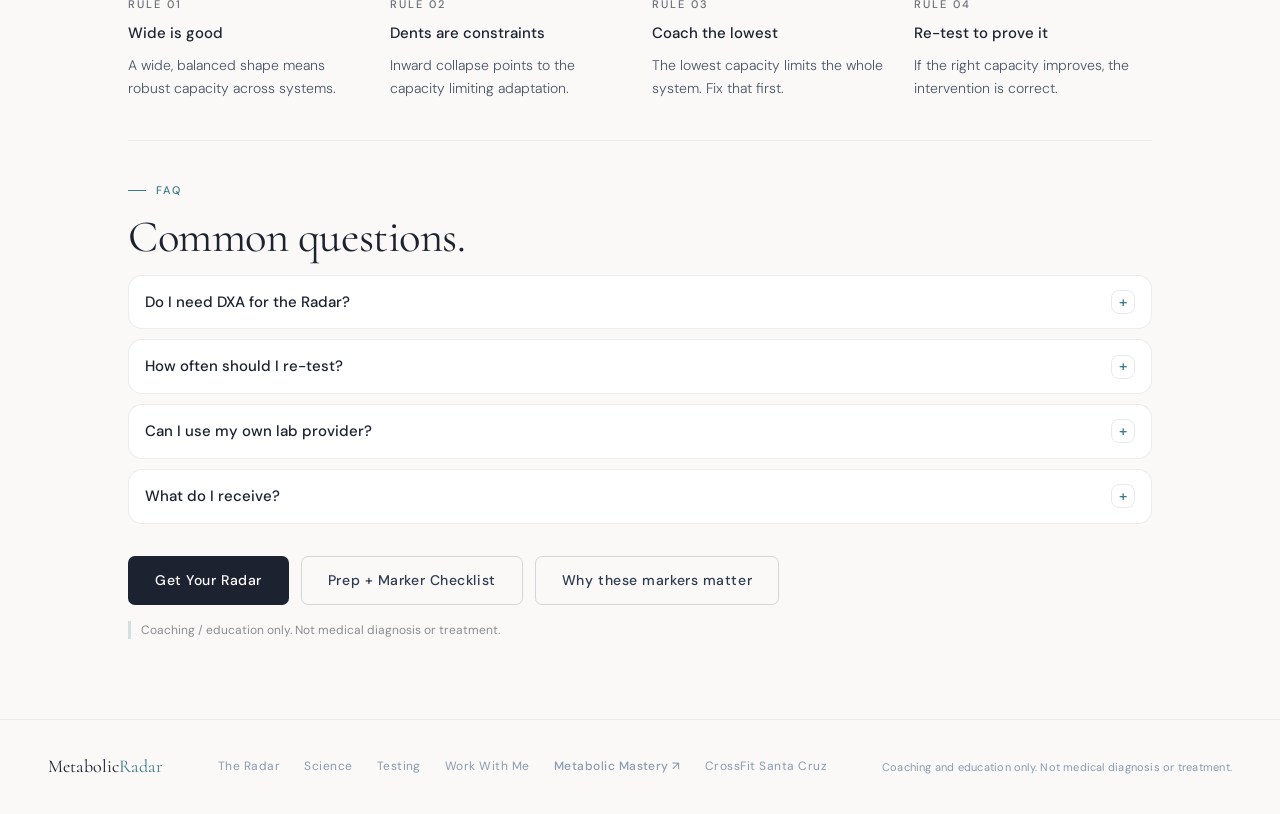
<file: radar.html>
<!DOCTYPE html>
<html lang="en">
<head>
<meta charset="UTF-8">
<meta name="viewport" content="width=device-width, initial-scale=1.0">
<title>The Radar — MetabolicRadar</title>
<link rel="preconnect" href="https://fonts.googleapis.com">
<link rel="preconnect" href="https://fonts.gstatic.com" crossorigin>
<link href="https://fonts.googleapis.com/css2?family=Cormorant:ital,wght@0,300;0,400;0,500;0,600;1,300;1,400;1,500&family=DM+Sans:opsz,wght@9..40,300;9..40,400;9..40,500&display=swap" rel="stylesheet">
<link rel="stylesheet" href="_shared.css">
<style>
.radar-grid{display:grid;grid-template-columns:minmax(0,1.2fr) 290px;gap:20px;align-items:start;margin-top:24px}
.radar-chart-card{border:1px solid rgba(60,80,100,.1);border-radius:16px;background:var(--white);padding:16px}
.pillar-bar{display:flex;flex-wrap:wrap;gap:8px;margin-bottom:14px;justify-content:center}
.pillar-btn{cursor:pointer;padding:7px 14px;border-radius:10px;border:1px solid rgba(60,80,100,.12);background:rgba(250,249,247,.9);font-weight:500;font-size:12px;font-family:inherit;transition:all .15s;letter-spacing:.03em}
.pillar-btn.is-on{border-color:transparent}
.pillar-btn[data-pillar="energy"].is-on{background:linear-gradient(135deg,rgba(183,230,167,.5),rgba(255,255,255,.8))}
.pillar-btn[data-pillar="durability"].is-on{background:linear-gradient(135deg,rgba(243,181,143,.5),rgba(255,255,255,.8))}
.pillar-btn[data-pillar="recovery"].is-on{background:linear-gradient(135deg,rgba(184,209,240,.6),rgba(255,255,255,.8))}
.pillar-btn[data-pillar="all"].is-on{background:rgba(61,122,138,.1);border-color:rgba(61,122,138,.2)}
#mhrRadarMount{width:100%;display:flex;justify-content:center}
#mhrRadarMount svg{width:100%;height:auto;max-width:480px;display:block}
.radar-caption{margin-top:10px;font-size:13px;line-height:1.5;color:var(--mist)}
.radar-side{position:sticky;top:100px;border:1px solid rgba(60,80,100,.1);border-radius:14px;background:var(--white);padding:20px}
.radar-side h3{font-size:10px;letter-spacing:.18em;text-transform:uppercase;font-weight:500;opacity:.6;margin-bottom:10px}
.constraint-title{font-family:'Cormorant',serif;font-size:20px;font-weight:500;color:var(--ink);margin-bottom:8px}
.constraint-body{font-size:13px;font-weight:300;line-height:1.65;color:var(--slate)}
.legend{display:flex;flex-wrap:wrap;gap:8px;margin-top:14px}
.legend-chip{display:inline-flex;align-items:center;gap:6px;padding:5px 10px;border-radius:999px;border:1px solid rgba(60,80,100,.1);background:var(--cream);font-size:11px}
.legend-dot{width:10px;height:10px;border-radius:999px;flex-shrink:0}
.score-grid{display:grid;grid-template-columns:repeat(3,1fr);gap:14px;margin-top:16px}
.score-card{border:1px solid rgba(60,80,100,.1);border-radius:12px;padding:16px;background:linear-gradient(180deg,var(--white),var(--cream))}
.score-card .k{font-size:10px;letter-spacing:.15em;text-transform:uppercase;font-weight:500;opacity:.6;margin-bottom:6px}
.score-card .t{font-size:14px;font-weight:500;color:var(--ink);margin-bottom:6px}
.score-card .v{font-size:28px;font-weight:400;font-family:'Cormorant',serif;color:var(--ink)}
.score-card .d{font-size:13px;font-weight:300;line-height:1.6;color:var(--steel);margin-top:6px}
.score-card.is-constraint{border-color:rgba(61,122,138,.3);background:linear-gradient(135deg,rgba(61,122,138,.06),var(--cream))}
#mhrChart .axisLine{stroke:rgba(28,34,48,.1);stroke-width:1.5}
#mhrChart .poly{fill:rgba(28,34,48,.1);stroke:rgba(28,34,48,.65);stroke-width:3}
#mhrChart .pt{fill:rgba(28,34,48,.8);stroke:#faf9f7;stroke-width:2}
#mhrChart .score{fill:rgba(28,34,48,.8);font-size:12px;font-weight:700}
#mhrChart .label{fill:rgba(28,34,48,.8);font-size:13px;font-weight:500}
#mhrChart .band{opacity:.92;stroke:rgba(250,249,247,.9);stroke-width:1;stroke-linejoin:round;transition:opacity .18s ease}
#mhrChart .axis,#mhrChart .mark{transition:opacity .18s ease}
#mhrChart .axisLine{transition:stroke .18s ease,stroke-width .18s ease}
#mhrChart[data-active="energy"] .axis:not([data-pillars~="energy"]),#mhrChart[data-active="energy"] .mark:not([data-pillar="energy"]),#mhrChart[data-active="energy"] .band:not([data-pillar="energy"]){opacity:.2}
#mhrChart[data-active="durability"] .axis:not([data-pillars~="durability"]),#mhrChart[data-active="durability"] .mark:not([data-pillar="durability"]),#mhrChart[data-active="durability"] .band:not([data-pillar="durability"]){opacity:.2}
#mhrChart[data-active="recovery"] .axis:not([data-pillars~="recovery"]),#mhrChart[data-active="recovery"] .mark:not([data-pillar="recovery"]),#mhrChart[data-active="recovery"] .band:not([data-pillar="recovery"]){opacity:.2}
#mhrChart[data-active="energy"] .axis[data-pillars~="energy"] .axisLine{stroke:rgba(183,230,167,.9);stroke-width:2}
#mhrChart[data-active="durability"] .axis[data-pillars~="durability"] .axisLine{stroke:rgba(243,181,143,.9);stroke-width:2}
#mhrChart[data-active="recovery"] .axis[data-pillars~="recovery"] .axisLine{stroke:rgba(184,209,240,.9);stroke-width:2}
@media(max-width:900px){.radar-grid{grid-template-columns:1fr}.radar-side{position:relative;top:auto}.score-grid{grid-template-columns:1fr}}
</style>
</head>
<body>
<nav class="mr-nav">
  <a class="mr-wordmark" href="index.html">Metabolic<span>Radar</span></a>
  <div class="mr-nav-links">
    <a href="index.html">Home</a><a href="radar.html" class="active">The Radar</a><a href="science.html">Science</a><a href="testing.html">Testing</a><a href="work-with-me.html">Work With Me</a>
    <a class="mr-nav-course" href="/mastery/" target="_blank">Metabolic Mastery ↗</a>
  </div>
  <a class="mr-nav-cta" href="work-with-me.html">Get Your Radar</a>
</nav>
<div class="mr-shell">
  <div class="mr-hero">
    <div class="mr-kicker">Metabolic Health · The Radar</div>
    <h1>The Radar makes<br><em>constraints visible.</em></h1>
    <p class="mr-lead">Each marker becomes a 0–100 score, grouped into metabolic capacities, then plotted. The dents show what's limiting adaptation — and what to address first.</p>
    <div class="mr-actions">
      <a class="mr-btn" href="#sample">See a sample Radar</a>
      <a class="mr-btn ghost" href="work-with-me.html">Get Your Radar</a>
      <a class="mr-btn ghost" href="testing.html">Testing Protocol</a>
    </div>
  </div>

  <div class="mr-eyebrow" id="sample" style="margin-top:8px">Sample Radar</div>
  <h2 class="mr-title">Click a capacity <em>to highlight it.</em></h2>
  <p class="mr-sub" style="margin-bottom:0">The "constraint" is the lowest metabolic capacity — the place to intervene first.</p>
  <div class="radar-grid">
    <div class="radar-chart-card">
      <div class="pillar-bar">
        <button class="pillar-btn is-on" data-pillar="all" type="button">Show all</button>
        <button class="pillar-btn" data-pillar="energy" type="button">Regulate Energy</button>
        <button class="pillar-btn" data-pillar="durability" type="button">Recover From Stress</button>
        <button class="pillar-btn" data-pillar="recovery" type="button">Preserve Functionality</button>
      </div>
      <div id="mhrRadarMount"></div>
      <p class="radar-caption" id="mhrCaption">Sample Radar — balanced overall, with a mild constraint in <strong>Recover From Stress</strong>.</p>
    </div>
    <aside class="radar-side">
      <h3>What you're looking at</h3>
      <div class="constraint-title" id="mhrConstraintTitle">Constraint: Recover From Stress</div>
      <p class="constraint-body" id="mhrConstraintBody">The Radar is wide where capacity is robust, and dents inward where the system is taxed. Coach the lowest metabolic capacity first.</p>
      <div class="legend">
        <span class="legend-chip"><span class="legend-dot" style="background:#76B3FF"></span>Fit / Target</span>
        <span class="legend-chip"><span class="legend-dot" style="background:#A7D3C7"></span>Solid</span>
        <span class="legend-chip"><span class="legend-dot" style="background:#E8F29F"></span>At Risk</span>
        <span class="legend-chip"><span class="legend-dot" style="background:#F09B93"></span>Severe</span>
      </div>
      <div class="mr-note">The "constraint" is the metabolic capacity that limits the whole system right now.</div>
    </aside>
  </div>
  <div class="score-grid" id="mhrPillarCards">
    <div class="score-card" data-card="energy"><div class="k">Capacity 01</div><div class="t">Regulate Energy</div><div class="v" id="mhrEnergyVal">—</div><div class="d">Glucose/insulin demand + lipid risk signal.</div></div>
    <div class="score-card" data-card="durability"><div class="k">Capacity 02</div><div class="t">Recover From Stress</div><div class="v" id="mhrDurabilityVal">—</div><div class="d">Reserve + regulation + inflammation.</div></div>
    <div class="score-card" data-card="recovery"><div class="k">Capacity 03</div><div class="t">Preserve Functionality</div><div class="v" id="mhrRecoveryVal">—</div><div class="d">Body composition + tissue reserve.</div></div>
  </div>

  <hr class="mr-divider" style="margin:40px 0">
  <div class="mr-eyebrow">How to read it</div>
  <h2 class="mr-title">Four rules. <em>Fast. Coachable. Repeatable.</em></h2>
  <div class="mr-steps">
    <div class="mr-step"><div class="n">Rule 01</div><div class="t">Wide is good</div><p class="d">A wide, balanced shape means robust capacity across systems.</p></div>
    <div class="mr-step"><div class="n">Rule 02</div><div class="t">Dents are constraints</div><p class="d">Inward collapse points to the capacity limiting adaptation.</p></div>
    <div class="mr-step"><div class="n">Rule 03</div><div class="t">Coach the lowest</div><p class="d">The lowest capacity limits the whole system. Fix that first.</p></div>
    <div class="mr-step"><div class="n">Rule 04</div><div class="t">Re-test to prove it</div><p class="d">If the right capacity improves, the intervention is correct.</p></div>
  </div>

  <hr class="mr-divider" style="margin:40px 0">
  <div class="mr-eyebrow" id="faq">FAQ</div>
  <h2 class="mr-title">Common questions.</h2>
  <details><summary>Do I need DXA for the Radar?<span class="det-plus">+</span></summary><div class="det-inner">No. DXA improves Preserve Functionality context, but you can get a meaningful Radar with labs + vitals. If DXA is available, it makes the model stronger — not mandatory.</div></details>
  <details><summary>How often should I re-test?<span class="det-plus">+</span></summary><div class="det-inner">Most people do best on a 3–6 month re-test cycle. The key is repeating conditions so you can trust the comparison.</div></details>
  <details><summary>Can I use my own lab provider?<span class="det-plus">+</span></summary><div class="det-inner">Yes. You can source labs and imaging anywhere. I can also coordinate a requisition and/or DXA scheduling if needed.</div></details>
  <details><summary>What do I receive?<span class="det-plus">+</span></summary><div class="det-inner">A scored Radar, capacity scores, and a written report that identifies the limiting metabolic capacity and recommended next steps.</div></details>

  <div style="margin-top:32px" class="mr-actions">
    <a class="mr-btn" href="work-with-me.html">Get Your Radar</a>
    <a class="mr-btn ghost" href="testing.html">Prep + Marker Checklist</a>
    <a class="mr-btn ghost" href="science.html">Why these markers matter</a>
  </div>
  <div class="mr-note">Coaching / education only. Not medical diagnosis or treatment.</div>
</div>
<footer><div class="mr-footer-wrap">
  <a class="mr-footer-wordmark" href="index.html">Metabolic<span>Radar</span></a>
  <div class="mr-footer-links"><a href="radar.html">The Radar</a><a href="science.html">Science</a><a href="testing.html">Testing</a><a href="work-with-me.html">Work With Me</a><a class="mr-footer-course" href="/mastery/" target="_blank">Metabolic Mastery ↗</a><a href="https://www.crossfitsantacruz.com/metabolic-health" target="_blank">CrossFit Santa Cruz</a></div>
  <span class="mr-footer-note">Coaching and education only. Not medical diagnosis or treatment.</span>
</div></footer>
<script>
function initRadar(){const mount=document.getElementById('mhrRadarMount');if(!mount){setTimeout(initRadar,50);return}const LABELS=["A1C","Fasting Insulin","TG:HDL Ratio","ApoB","VAT","Body Fat %","BMD","Grip Strength","ALMI","Blood Pressure","Resting HR","hs-CRP"];const PILLARS=[{idx:[0,1,2,3],color:"#B7E6A7",id:"energy"},{idx:[8,9,10,11],color:"#F3B58F",id:"durability"},{idx:[4,5,6,7],color:"#B8D1F0",id:"recovery"}];const axisScores=[85,80,82,85,78,75,88,85,82,80,83,90];const COLORS={grey:"#E5E5E5",white:"#FFFFFF",blue:"#76B3FF",cool:"#A7D3C7",warm:"#E8F29F",red:"#F09B93"};const clamp=(v,lo,hi)=>Math.max(lo,Math.min(hi,v));const isOk=x=>Number.isFinite(x)&&!Number.isNaN(x);function pt(cx,cy,r,t){return[cx+r*Math.sin(t),cy-r*Math.cos(t)]}function sector(cx,cy,ri,ro,t0,t1){const[ox0,oy0]=pt(cx,cy,ro,t0),[ox1,oy1]=pt(cx,cy,ro,t1),[ix1,iy1]=pt(cx,cy,ri,t1),[ix0,iy0]=pt(cx,cy,ri,t0),lg=Math.abs(t1-t0)>Math.PI?1:0;return`M${ox0.toFixed(2)} ${oy0.toFixed(2)} A${ro.toFixed(2)} ${ro.toFixed(2)} 0 ${lg} 1 ${ox1.toFixed(2)} ${oy1.toFixed(2)} L${ix1.toFixed(2)} ${iy1.toFixed(2)} A${ri.toFixed(2)} ${ri.toFixed(2)} 0 ${lg} 0 ${ix0.toFixed(2)} ${iy0.toFixed(2)} Z`}function esc(s){return String(s??"").replace(/&/g,"&amp;").replace(/</g,"&lt;").replace(/>/g,"&gt;")}function tsp(lbl){const p=String(lbl).split(" ");if(p.length===2)return`<tspan x="0" dy="-0.55em">${esc(p[0])}</tspan><tspan x="0" dy="1.1em">${esc(p[1])}</tspan>`;if(p.length===3)return`<tspan x="0" dy="-0.55em">${esc(p.slice(0,2).join(" "))}</tspan><tspan x="0" dy="1.1em">${esc(p[2])}</tspan>`;return`<tspan x="0" dy="0em">${esc(lbl)}</tspan>`}const axToPillar=i=>{const p=PILLARS.find(pp=>pp.idx.includes(i));return p?p.id:"all"};const axPillars=i=>{const s=new Set([axToPillar(i)]);if(i===0)s.add("durability");if(i===4)s.add("energy");if(i===8)s.add("recovery");return Array.from(s).join(" ")};function buildSvg(sc2){const W=560,H=560,cx=W/2,cy=H/2,margin=100,R=W/2-margin,lR=R+46,sc=v=>v/120*R;const rings=[{v:120,f:COLORS.grey},{v:110,f:COLORS.white},{v:100,f:COLORS.blue},{v:90,f:COLORS.cool},{v:50,f:COLORS.warm},{v:20,f:COLORS.red}].map(r=>`<circle cx="${cx}" cy="${cy}" r="${sc(r.v).toFixed(2)}" fill="${r.f}"/>`).join("");const r0=sc(100),r1=sc(110),N=LABELS.length,step=2*Math.PI/N;const bands=Array.from({length:N}).map((_,i)=>{const pid=axToPillar(i),pl=PILLARS.find(p=>p.id===pid),fill=pl?pl.color:COLORS.white;return`<path class="band" data-pillar="${pid}" d="${sector(cx,cy,r0,r1,i*step,(i+1)*step)}" fill="${fill}"/>`}).join("");const axes=Array.from({length:N}).map((_,i)=>{const t=i*step,[x,y]=pt(cx,cy,sc(120),t),[lx,ly]=pt(cx,cy,lR,t),pid=axToPillar(i);return`<g class="axis" data-pillar="${pid}" data-pillars="${axPillars(i)}"><line x1="${cx}" y1="${cy}" x2="${x.toFixed(2)}" y2="${y.toFixed(2)}" class="axisLine"/><text class="label" transform="translate(${lx.toFixed(2)} ${ly.toFixed(2)})" text-anchor="middle" dominant-baseline="middle" font-family="DM Sans,sans-serif">${tsp(LABELS[i])}</text></g>`}).join("");const capped=sc2.map(v=>clamp(isOk(v)?v:0,0,100));const poly=capped.map((v,i)=>{const t=i*step,[x,y]=pt(cx,cy,sc(v),t);return`${x.toFixed(2)},${y.toFixed(2)}`}).join(" ");const ms=9,marks=capped.map((v,i)=>{const t=i*step,[x,y]=pt(cx,cy,sc(v),t),[sx,sy]=pt(cx,cy,sc(Math.min(v+6,116)),t),pid=axToPillar(i);return`<g class="mark" data-pillar="${pid}"><rect class="pt" x="${(x-ms/2).toFixed(2)}" y="${(y-ms/2).toFixed(2)}" width="${ms}" height="${ms}" transform="rotate(45 ${x.toFixed(2)} ${y.toFixed(2)})"/><text class="score" x="${sx.toFixed(2)}" y="${sy.toFixed(2)}" text-anchor="middle" dominant-baseline="middle">${Math.round(v)}</text></g>`}).join("");return`<svg id="mhrChart" xmlns="http://www.w3.org/2000/svg" viewBox="0 0 ${W} ${H}" role="img"><rect width="100%" height="100%" fill="#faf9f7"/>${rings}${bands}${axes}<polygon class="poly" points="${poly}"/>${marks}</svg>`}mount.innerHTML=buildSvg(axisScores);const avg=arr=>{const xs=arr.filter(isOk);return xs.length?(xs.reduce((a,b)=>a+b,0)/xs.length):null};const vals={energy:Math.round(avg(PILLARS[0].idx.map(i=>axisScores[i]))),durability:Math.round(avg(PILLARS[1].idx.map(i=>axisScores[i]))),recovery:Math.round(avg(PILLARS[2].idx.map(i=>axisScores[i])))};const el=id=>document.getElementById(id);if(el('mhrEnergyVal'))el('mhrEnergyVal').textContent=vals.energy;if(el('mhrDurabilityVal'))el('mhrDurabilityVal').textContent=vals.durability;if(el('mhrRecoveryVal'))el('mhrRecoveryVal').textContent=vals.recovery;const constraint=Object.keys(vals).sort((a,b)=>vals[a]-vals[b])[0];const plabel={energy:"Regulate Energy",durability:"Recover From Stress",recovery:"Preserve Functionality"}[constraint];const cardsWrap=el('mhrPillarCards');if(cardsWrap){cardsWrap.querySelectorAll('.score-card').forEach(c=>c.classList.remove('is-constraint'));const cc=cardsWrap.querySelector(`.score-card[data-card="${constraint}"]`);if(cc)cc.classList.add('is-constraint')}const bodyMap={energy:"This pattern suggests Regulate Energy is the limiter: coach nutrition structure + consistency first, then re-test.",durability:"This pattern suggests Recover From Stress is the limiter: coach sleep + load management + aerobic base, then re-test.",recovery:"This pattern suggests Preserve Functionality is the limiter: bias strength + protein adequacy + body comp strategy, then re-test on a 3–6 month cycle."};if(el('mhrConstraintTitle'))el('mhrConstraintTitle').textContent=`Constraint: ${plabel}`;if(el('mhrConstraintBody'))el('mhrConstraintBody').textContent=bodyMap[constraint]||"";if(el('mhrCaption'))el('mhrCaption').innerHTML=`Sample Radar — balanced overall, with a mild constraint in <strong>${plabel}</strong>.`;const chart=el('mhrChart'),btns=Array.from(document.querySelectorAll('.pillar-btn'));const descMap={all:{title:`Constraint: ${plabel}`,body:bodyMap[constraint]||""},energy:{title:"Regulate Energy",body:"When constrained: early bonk, unstable pacing, cravings, poor volume tolerance. First levers: nutrition structure, carb dosing, energy availability."},durability:{title:"Recover From Stress",body:"When constrained: BP/RHR elevated, sleep quality issues, slow day-to-day recovery. First levers: sleep, load management, aerobic base, alcohol reduction."},recovery:{title:"Preserve Functionality",body:"When constrained: low reserve, higher VAT, poorer body comp, grip trending down. First levers: strength bias, protein adequacy, body comp strategy."}};function setActive(p){btns.forEach(b=>b.classList.toggle('is-on',b.dataset.pillar===p));if(chart){p==='all'?chart.removeAttribute('data-active'):chart.setAttribute('data-active',p)}const desc=descMap[p]||descMap.all;if(el('mhrConstraintTitle'))el('mhrConstraintTitle').textContent=desc.title;if(el('mhrConstraintBody'))el('mhrConstraintBody').textContent=desc.body;if(cardsWrap){cardsWrap.querySelectorAll('.score-card').forEach(c=>c.classList.remove('is-constraint'));const cc=p!=='all'?cardsWrap.querySelector(`.score-card[data-card="${p}"]`):cardsWrap.querySelector(`.score-card[data-card="${constraint}"]`);if(cc)cc.classList.add('is-constraint')}}btns.forEach(b=>b.addEventListener('click',()=>setActive(b.dataset.pillar)));setActive('all')}
document.readyState==='loading'?document.addEventListener('DOMContentLoaded',initRadar):initRadar();
</script>
</body>
</html>
</file>
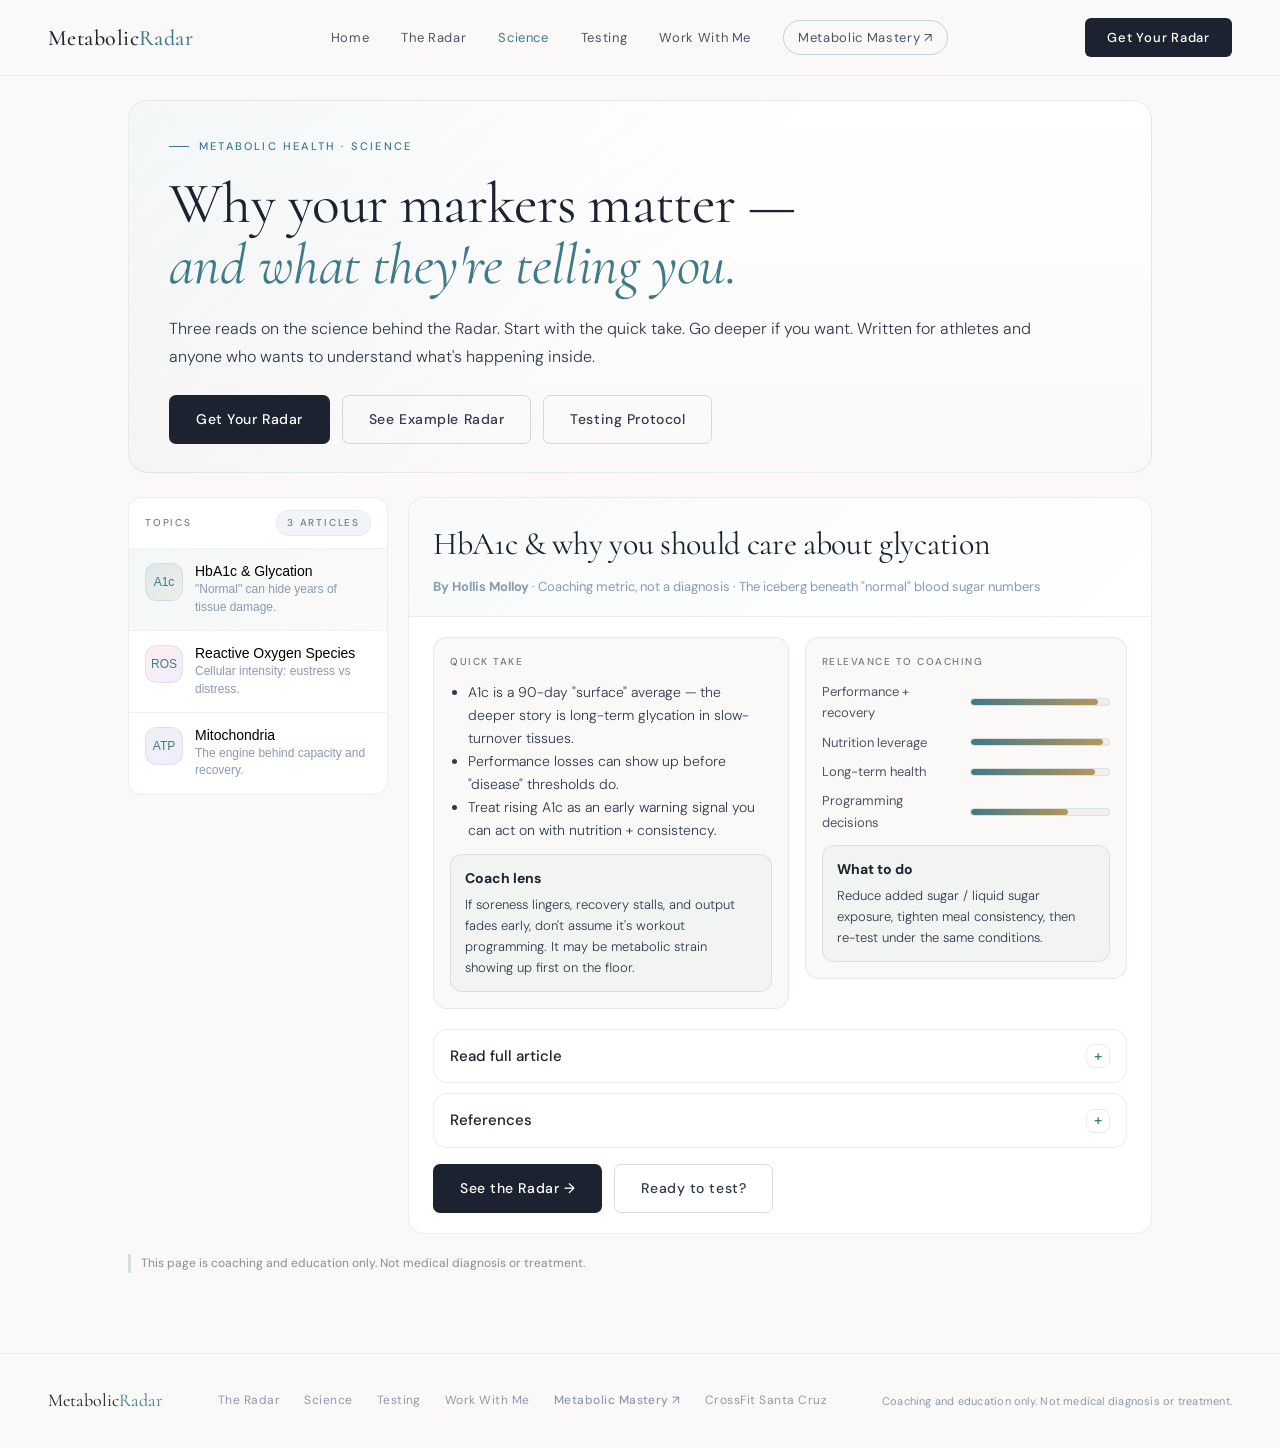
<file: science.html>
<!DOCTYPE html>
<html lang="en">
<head>
<meta charset="UTF-8">
<meta name="viewport" content="width=device-width, initial-scale=1.0">
<title>The Science — MetabolicRadar</title>
<link rel="preconnect" href="https://fonts.googleapis.com">
<link rel="preconnect" href="https://fonts.gstatic.com" crossorigin>
<link href="https://fonts.googleapis.com/css2?family=Cormorant:ital,wght@0,300;0,400;0,500;0,600;1,300;1,400;1,500&family=DM+Sans:opsz,wght@9..40,300;9..40,400;9..40,500&display=swap" rel="stylesheet">
<link rel="stylesheet" href="_shared.css">
<style>
.sci-layout{display:grid;grid-template-columns:260px minmax(0,1fr);gap:20px;align-items:start;margin-top:24px}
.sci-nav{position:sticky;top:100px}
.sci-nav-card{border:1px solid rgba(60,80,100,.1);border-radius:14px;background:var(--white);overflow:hidden}
.sci-nav-head{padding:12px 16px;border-bottom:1px solid rgba(60,80,100,.08);display:flex;justify-content:space-between;align-items:center}
.sci-nav-head span{font-size:10px;letter-spacing:.18em;text-transform:uppercase;font-weight:500;opacity:.6}
.sci-nav-pill{font-size:11px;font-weight:400;padding:4px 10px;border-radius:999px;border:1px solid rgba(60,80,100,.1);background:var(--fog)}
.topic-btn{width:100%;display:flex;gap:12px;align-items:flex-start;padding:14px 16px;background:transparent;border:0;border-top:1px solid rgba(60,80,100,.08);cursor:pointer;text-align:left;transition:background .15s}
.topic-btn:first-of-type{border-top:0}
.topic-btn:hover{background:rgba(60,80,100,.03)}
.topic-btn[aria-selected="true"]{background:linear-gradient(135deg,rgba(61,122,138,.06),rgba(250,249,247,.8))}
.topic-ico{width:38px;height:38px;border-radius:12px;border:1px solid rgba(60,80,100,.1);display:flex;align-items:center;justify-content:center;font-weight:500;color:var(--teal);flex:0 0 auto;font-size:12px;background:var(--white)}
.topic-ico.a1c{background:linear-gradient(135deg,rgba(61,122,138,.12),rgba(184,150,90,.1))}
.topic-ico.ros{background:linear-gradient(135deg,rgba(255,77,109,.1),rgba(109,91,255,.1))}
.topic-ico.mito{background:linear-gradient(135deg,rgba(61,122,138,.1),rgba(109,91,255,.1))}
.topic-info .tt{font-weight:500;font-size:14px;text-align:left;margin-bottom:2px}
.topic-info .td{font-size:12px;color:var(--mist);line-height:1.45;text-align:left}
.sci-panel{border:1px solid rgba(60,80,100,.1);border-radius:16px;background:var(--white);overflow:hidden}
.sci-panel-top{padding:20px 24px;border-bottom:1px solid rgba(60,80,100,.08);background:linear-gradient(135deg,rgba(61,122,138,.04),var(--white))}
.sci-panel-top h2{font-family:'Cormorant',serif;font-size:clamp(22px,3vw,32px);font-weight:400;margin-bottom:6px;letter-spacing:-.01em}
.sci-byline{font-size:13px;color:var(--mist);line-height:1.5}
.sci-panel-body{padding:20px 24px}
.sci-grid2{display:grid;grid-template-columns:minmax(0,1.05fr) minmax(0,.95fr);gap:16px;align-items:start;margin-bottom:20px}
.sci-card{border:1px solid rgba(60,80,100,.1);border-radius:14px;background:var(--cream);padding:16px}
.sci-card h3{font-size:10px;letter-spacing:.15em;text-transform:uppercase;font-weight:500;opacity:.6;margin-bottom:10px}
.sci-card p,.sci-card li{font-size:14px;font-weight:300;line-height:1.65;color:var(--slate)}
.sci-card ul{margin:8px 0;padding-left:18px}
.sci-callout{border-radius:12px;padding:12px 14px;border:1px solid rgba(61,122,138,.15);background:rgba(61,122,138,.04);margin-top:12px}
.sci-callout b{display:block;margin-bottom:5px;font-size:14px}
.sci-callout p{font-size:13px;line-height:1.6;color:var(--slate)}
.sci-meters{display:grid;gap:8px}
.sci-meter-row{display:grid;grid-template-columns:140px minmax(0,1fr);gap:8px;align-items:center}
.sci-meter-row span{font-size:13px;font-weight:400;color:var(--steel)}
.sci-bar{height:8px;border-radius:999px;border:1px solid rgba(60,80,100,.1);background:rgba(60,80,100,.05);overflow:hidden}
.sci-bar i{display:block;height:100%;border-radius:999px;background:linear-gradient(90deg,var(--teal),var(--gold))}
.sci-caption{border-left:3px solid rgba(61,122,138,.25);background:rgba(61,122,138,.04);padding:10px 12px;border-radius:0 10px 10px 0;margin:12px 0;font-size:13px;font-style:italic;color:var(--slate);line-height:1.6}
.topicPanel{display:none}
.topicPanel.active{display:block}
@media(max-width:900px){.sci-layout{grid-template-columns:1fr}.sci-nav{position:relative;top:auto}.sci-grid2{grid-template-columns:1fr}.sci-meter-row{grid-template-columns:1fr;gap:4px}}
</style>
</head>
<body>
<nav class="mr-nav">
  <a class="mr-wordmark" href="index.html">Metabolic<span>Radar</span></a>
  <div class="mr-nav-links">
    <a href="index.html">Home</a><a href="radar.html">The Radar</a><a href="science.html" class="active">Science</a><a href="testing.html">Testing</a><a href="work-with-me.html">Work With Me</a>
    <a class="mr-nav-course" href="/mastery/" target="_blank">Metabolic Mastery ↗</a>
  </div>
  <a class="mr-nav-cta" href="work-with-me.html">Get Your Radar</a>
</nav>
<div class="mr-shell">

  <div class="mr-hero">
    <div class="mr-kicker">Metabolic Health · Science</div>
    <h1>Why your markers matter —<br><em>and what they're telling you.</em></h1>
    <p class="mr-lead">Three reads on the science behind the Radar. Start with the quick take. Go deeper if you want. Written for athletes and anyone who wants to understand what's happening inside.</p>
    <div class="mr-actions">
      <a class="mr-btn" href="work-with-me.html">Get Your Radar</a>
      <a class="mr-btn ghost" href="radar.html">See Example Radar</a>
      <a class="mr-btn ghost" href="testing.html">Testing Protocol</a>
    </div>
  </div>

  <div class="sci-layout">
    <nav class="sci-nav">
      <div class="sci-nav-card">
        <div class="sci-nav-head"><span>Topics</span><span class="sci-nav-pill">3 articles</span></div>
        <button class="topic-btn" type="button" data-topic="a1c" aria-selected="true"><div class="topic-ico a1c">A1c</div><div class="topic-info"><div class="tt">HbA1c &amp; Glycation</div><p class="td">"Normal" can hide years of tissue damage.</p></div></button>
        <button class="topic-btn" type="button" data-topic="ros" aria-selected="false"><div class="topic-ico ros">ROS</div><div class="topic-info"><div class="tt">Reactive Oxygen Species</div><p class="td">Cellular intensity: eustress vs distress.</p></div></button>
        <button class="topic-btn" type="button" data-topic="mito" aria-selected="false"><div class="topic-ico mito">ATP</div><div class="topic-info"><div class="tt">Mitochondria</div><p class="td">The engine behind capacity and recovery.</p></div></button>
      </div>
    </nav>

    <main>
      <!-- A1C -->
      <div class="topicPanel active sci-panel" id="topic-a1c" data-topic-panel="a1c">
        <div class="sci-panel-top"><h2>HbA1c &amp; why you should care about glycation</h2><p class="sci-byline"><strong>By Hollis Molloy</strong> · Coaching metric, not a diagnosis · The iceberg beneath "normal" blood sugar numbers</p></div>
        <div class="sci-panel-body">
          <div class="sci-grid2">
            <div class="sci-card"><h3>Quick take</h3><ul><li>A1c is a 90-day "surface" average — the deeper story is long-term glycation in slow-turnover tissues.</li><li>Performance losses can show up before "disease" thresholds do.</li><li>Treat rising A1c as an early warning signal you can act on with nutrition + consistency.</li></ul><div class="sci-callout"><b>Coach lens</b><p>If soreness lingers, recovery stalls, and output fades early, don't assume it's workout programming. It may be metabolic strain showing up first on the floor.</p></div></div>
            <div class="sci-card"><h3>Relevance to coaching</h3><div class="sci-meters"><div class="sci-meter-row"><span>Performance + recovery</span><div class="sci-bar"><i style="width:92%"></i></div></div><div class="sci-meter-row"><span>Nutrition leverage</span><div class="sci-bar"><i style="width:96%"></i></div></div><div class="sci-meter-row"><span>Long-term health</span><div class="sci-bar"><i style="width:90%"></i></div></div><div class="sci-meter-row"><span>Programming decisions</span><div class="sci-bar"><i style="width:70%"></i></div></div></div><div class="sci-callout"><b>What to do</b><p>Reduce added sugar / liquid sugar exposure, tighten meal consistency, then re-test under the same conditions.</p></div></div>
          </div>
          <details><summary>Read full article<span class="det-plus">+</span></summary><div class="det-inner">
            <p><strong>The iceberg beneath "normal" blood sugar numbers</strong></p>
            <p>You're in your doctor's office, looking over your latest bloodwork. Your HbA1c comes back at 5.7, and the doctor smiles — "You're fine for now, but let's keep an eye on it." Still, something about it sticks with you. What does that number actually mean?</p>
            <p>The surface may look calm, but below it, an iceberg of metabolic damage is quietly taking shape. Your A1c result is just the visible tip — a snapshot of sugar in the bloodstream. Beneath the surface lies the older ice of glycation — neurons, vascular walls, and structural proteins slowly accumulating damage over time.</p>
            <p>Glycation happens when sugar binds to proteins, lipids, or DNA — warping their shape and function, often permanently. Once a molecule is glycated, there's no undoing it. Fast-renewing tissues like skin and liver can recover quickly, while slow-turnover systems — cartilage, nerve tissue, vascular endothelium — carry that burden for years.</p>
            <p>A1c is the fingerprint of that chemistry. It's the share of your red blood cells' hemoglobin bonded with glucose — a 90-day snapshot. Clinically, anything below 5.7% is considered normal. In practice, we often see athletes closer to 5.1–5.3%, which may reflect better fuel regulation and nutritional tolerance.</p>
            <p>Each blood sugar spike adds another microscopic layer of glycation your body has to repair. This process contributes to the vascular stiffness and metabolic wear that mark early chronic disease. At 5.7, medicine calls it prediabetes. At 6.4, diabetes. But glycation begins long before those lines get drawn.</p>
            <p>High-fructose foods — soda, juice, sauces — elevate methylglyoxal, a highly reactive byproduct that rapidly binds to proteins and fats, forming crosslinks in slow-turnover tissues like collagen and neurons. That's damage you won't catch in a lab — but you'll feel it in your joints, your sleep, and your recovery.</p>
            <p>Early metabolic decline shows up before the lab results — as soreness that lingers, recovery that stalls, and output that fades early. A coach who understands glycation can see what medicine misses: performance loss as the earliest biomarker of chronic disease. The iceberg isn't inevitable — it builds with poor choices. But it can melt with better ones.</p>
          </div></details>
          <details><summary>References<span class="det-plus">+</span></summary><div class="det-inner"><ul>
            <li>WHO 2011 — Use of Glycated Haemoglobin (HbA1c): <a href="https://iris.who.int/server/api/core/bitstreams/db9b9d3d-f95e-4797-9d2b-c78dcef0133f/content" target="_blank" rel="noopener" style="color:var(--teal)">link</a></li>
            <li>Singh 2014 — Advanced Glycation End Products: <a href="https://www.ncbi.nlm.nih.gov/pmc/articles/PMC3704564/" target="_blank" rel="noopener" style="color:var(--teal)">link</a></li>
            <li>Gugliucci 2025 — Fructose-Methylglyoxal-AMPK: <a href="https://www.mdpi.com/2077-0383/14/10/3559" target="_blank" rel="noopener" style="color:var(--teal)">link</a></li>
            <li>Lustig 2023 — "Alcohol without the buzz": <a href="https://www.sciencedirect.com/science/article/pii/S2161831322011073" target="_blank" rel="noopener" style="color:var(--teal)">link</a></li>
          </ul></div></details>
          <div style="margin-top:16px" class="mr-actions"><a class="mr-btn" href="radar.html">See the Radar →</a><a class="mr-btn ghost" href="testing.html">Ready to test?</a></div>
        </div>
      </div>

      <!-- ROS -->
      <div class="topicPanel sci-panel" id="topic-ros" data-topic-panel="ros">
        <div class="sci-panel-top"><h2>Why you should care about ROS</h2><p class="sci-byline"><strong>The link between oxidative stress, adaptation, and performance</strong> · Cambridge, MA, 2025</p></div>
        <div class="sci-panel-body">
          <div class="sci-grid2">
            <div class="sci-card"><h3>Quick take</h3><ul><li>ROS are "exhaust" — unavoidable — and <strong>dose</strong> determines whether they signal adaptation or cause damage.</li><li>Think: cellular intensity. Too little → no change. Too much, too long → breakdown.</li><li>You can't "lab test ROS" like glucose, but you see the fingerprints in outcomes and recovery.</li></ul><div class="sci-caption"><strong>Core framing:</strong> ROS aren't only damage; they're also a signal. The question is control.</div></div>
            <div class="sci-card"><h3>Relevance to coaching</h3><div class="sci-meters"><div class="sci-meter-row"><span>Training dose / scaling</span><div class="sci-bar"><i style="width:94%"></i></div></div><div class="sci-meter-row"><span>Recovery management</span><div class="sci-bar"><i style="width:90%"></i></div></div><div class="sci-meter-row"><span>Fuel quality</span><div class="sci-bar"><i style="width:78%"></i></div></div><div class="sci-meter-row"><span>Long-term health</span><div class="sci-bar"><i style="width:86%"></i></div></div></div><div class="sci-callout"><b>What to do</b><p>Coach intensity like a dosage. If the athlete is chronically wrecked, you're likely living in "distress." Adjust load, sleep, fuel quality, re-test performance.</p></div></div>
          </div>
          <details><summary>Read full article<span class="det-plus">+</span></summary><div class="det-inner">
            <p><strong>The link between oxidative stress, adaptation, and performance</strong></p>
            <p><em>Cambridge, MA, 2025</em></p>
            <p>At the end of day one at the MetFix Training Development Conference, I found myself at dinner with Bob Kaplan, Tomás Duraj, and Derek Lee. Thomás and Derek work for Dr. Thomas Seyfried's world renowned cancer research lab at Boston College. Bob is Head of Research at MetFix. Earlier, they had presented on mitochondrial dysfunction in cancer, connecting the dots between reactive oxygen species (ROS), mitochondrial damage, and cancer progression.</p>
            <p>Bob had suggested ROS could be beneficial, even necessary. I asked him to explain. He described ROS as part of fuel signaling and insulin sensitivity. Thomás and Derek jumped in: moderate ROS is essential — it signals adaptation. Too much, too long, and it's destructive. We were all aligned: ROS wasn't just about damage. It was about balance.</p>
            <p>Somewhere in that conversation, I had a realization: ROS might be the cellular version of intensity. Just like in the gym, there's a red line. Push too little, nothing changes. Push too hard, you break. Find the edge? That's where adaptation lives.</p>
            <p>Reactive oxygen species are small, unstable molecules your body makes every day — superoxide, hydrogen peroxide, hydroxyl radicals. At controlled levels, they're signals: telling cells to grow stronger, mitochondria to multiply, immune systems to sharpen. At uncontrolled levels, they're wrecking balls: oxidizing LDL, tearing DNA, inflaming neurons. This dual nature caused the person who coined the term to divide it: (1) oxidative eustress (physiological and essential) and (2) oxidative distress (excessive and toxic).</p>
            <div class="sci-caption">Sporadic ROS elevation (like from exercise or fasting) is helpful. Chronic elevation is harmful. Suppressing all ROS can be just as disruptive as having too much.</div>
            <p>You can't walk into a diagnostic lab and get a neat ROS readout. They're too reactive, too fleeting. But you can see their shadow in the outcomes: improved work capacity, blood pressure improves, triglycerides drop, A1c normalizes, bones grow stronger, recovery speeds up.</p>
            <p>Scaling isn't just about protecting joints or egos. It's protecting the cell. It's keeping ROS in the adaptive zone. ROS is the exhaust signal of human performance — the unseen byproduct that hints at whether the levers of food and training were pulled correctly.</p>
            <h4 style="margin-top:16px;font-size:12px;letter-spacing:.12em;text-transform:uppercase;opacity:.65">Author note</h4>
            <p>Hollis Molloy is a career coach and Certified CrossFit Level 4 Trainer who served on the CrossFit HQ Seminar Staff from 2007 to 2025 and has owned CrossFit Santa Cruz since 2008.</p>
          </div></details>
          <details><summary>References<span class="det-plus">+</span></summary><div class="det-inner"><ul>
            <li>Sies et al. (2017): <a href="https://doi.org/10.1146/annurev-biochem-061516-045037" target="_blank" rel="noopener" style="color:var(--teal)">link</a></li>
            <li>Powers et al. (2011): <a href="https://doi.org/10.1016/j.freeradbiomed.2010.12.009" target="_blank" rel="noopener" style="color:var(--teal)">link</a></li>
            <li>Ristow et al. (2009): <a href="https://doi.org/10.1073/pnas.0903485106" target="_blank" rel="noopener" style="color:var(--teal)">link</a></li>
            <li>Seyfried &amp; Shelton (2010): <a href="https://doi.org/10.1186/1743-7075-7-7" target="_blank" rel="noopener" style="color:var(--teal)">link</a></li>
          </ul></div></details>
          <div style="margin-top:16px" class="mr-actions"><a class="mr-btn" href="radar.html">See the Radar →</a><a class="mr-btn ghost" href="testing.html">Ready to test?</a></div>
        </div>
      </div>

      <!-- MITO -->
      <div class="topicPanel sci-panel" id="topic-mito" data-topic-panel="mito">
        <div class="sci-panel-top"><h2>Why you should care about mitochondria</h2><p class="sci-byline"><strong>The engine behind human performance</strong> · Capacity lives or dies inside the mitochondria</p></div>
        <div class="sci-panel-body">
          <div class="sci-grid2">
            <div class="sci-card"><h3>Quick take</h3><ul><li>Mitochondria are the engine that turns fuel into ATP — what you see as "fitness" is mitochondrial function expressed on the floor.</li><li>Metabolic flexibility is the ability to burn the right fuel at the right time; limited mitochondria = early overheating and faster collapse.</li><li>Performance is often the first stress test of metabolic health — coaches see engine problems before labs look "bad."</li></ul><div class="sci-callout"><b>Coach lens</b><p>The athlete who keeps mechanics crisp under fatigue likely has more oxidative capacity. The athlete who "redlines" early may be living on the wrong fuel.</p></div></div>
            <div class="sci-card"><h3>Relevance to coaching</h3><div class="sci-meters"><div class="sci-meter-row"><span>Work capacity</span><div class="sci-bar"><i style="width:96%"></i></div></div><div class="sci-meter-row"><span>Recovery between bouts</span><div class="sci-bar"><i style="width:90%"></i></div></div><div class="sci-meter-row"><span>Nutrition strategy</span><div class="sci-bar"><i style="width:82%"></i></div></div><div class="sci-meter-row"><span>Health risk spotting</span><div class="sci-bar"><i style="width:86%"></i></div></div></div><div class="sci-callout"><b>What to do</b><p>Match training dose + recovery to the athlete. Build consistent aerobic base, avoid chronic "redline" living. Re-test outputs to verify the engine is improving.</p></div></div>
          </div>
          <details><summary>Read full article<span class="det-plus">+</span></summary><div class="det-inner">
            <p><strong>The engine behind human performance</strong></p>
            <p>I've seen it, and so have you. We coach the same workout all day. Some athletes thrive on the challenge, and others don't look as good. We second-guess ourselves: "Did I scale them right?" "Was that the right workout today?" But sometimes the answer is simpler. It's not the workout that needs a closer look, it's the athlete who is struggling. This is where mitochondria enter the conversation.</p>
            <p>That is why at MetFix we claim, "We are the only commercial entity concerned with the care and feeding of mitochondria."</p>
            <p>Capacity lives or dies inside the mitochondria. What we call fitness is really mitochondrial function expressed on the floor. Nearly every cell in your body is built around these engines. Each mitochondrion fires like a cylinder, turning the fuel you eat into ATP, the cell's universal energy currency.</p>
            <p>Everything — fat, carbohydrate, and protein — gets broken down into acetyl-CoA, the molecule they burn to produce ATP. In metabolic terms, fat is the long, clean burn; carbohydrate is the fast, hot flame. Metabolic flexibility is the capacity to burn the right fuel at the right time. When mitochondria are efficient, fat supports the easy gears and glucose is reserved for speed. When they're limited, the engine runs too hot, too soon.</p>
            <p>What we see as poor performance is often early metabolic disease. Long before fasting insulin climbs above 5 µIU/mL or the triglyceride-to-HDL ratio rises past 2.0, coaches can see the engine struggling on the gym floor. Adaptation is a fuel problem long before it's a fitness problem. They're trainable. Give them a consistent signal and they expand. Remove the signal and they retract. Coach the mitochondria, and you coach both performance and health.</p>
          </div></details>
          <details><summary>References<span class="det-plus">+</span></summary><div class="det-inner"><ul>
            <li>San-Millán &amp; Brooks (2018): <a href="https://escholarship.org/uc/item/5cz1v976" target="_blank" rel="noopener" style="color:var(--teal)">link</a></li>
            <li>Seyfried (Cancer as a metabolic disease): <a href="https://pmc.ncbi.nlm.nih.gov/articles/PMC3941741/" target="_blank" rel="noopener" style="color:var(--teal)">link</a></li>
            <li>Coyle (1995) fat metabolism during exercise: <a href="https://ocw.ehu.eus/file.php/154/jarduera_fisikoaren_eta_kirolaren_fisiologia/coyle-e-f-fat-metabolism-during-exercise-gatorade-sports-science-institute-1995.pdf" target="_blank" rel="noopener" style="color:var(--teal)">link</a></li>
          </ul></div></details>
          <div style="margin-top:16px" class="mr-actions"><a class="mr-btn" href="radar.html">See the Radar →</a><a class="mr-btn ghost" href="testing.html">Ready to test?</a></div>
        </div>
      </div>
    </main>
  </div>

  <div class="mr-note" style="margin-top:20px">This page is coaching and education only. Not medical diagnosis or treatment.</div>
</div>
<footer><div class="mr-footer-wrap">
  <a class="mr-footer-wordmark" href="index.html">Metabolic<span>Radar</span></a>
  <div class="mr-footer-links"><a href="radar.html">The Radar</a><a href="science.html">Science</a><a href="testing.html">Testing</a><a href="work-with-me.html">Work With Me</a><a class="mr-footer-course" href="/mastery/" target="_blank">Metabolic Mastery ↗</a><a href="https://www.crossfitsantacruz.com/metabolic-health" target="_blank">CrossFit Santa Cruz</a></div>
  <span class="mr-footer-note">Coaching and education only. Not medical diagnosis or treatment.</span>
</div></footer>
<script>
(function(){
  const btns=Array.from(document.querySelectorAll('.topic-btn'));
  const panels=Array.from(document.querySelectorAll('.topicPanel'));
  function show(t){btns.forEach(b=>b.setAttribute('aria-selected',b.dataset.topic===t?'true':'false'));panels.forEach(p=>p.classList.toggle('active',p.dataset.topicPanel===t))}
  btns.forEach(b=>b.addEventListener('click',()=>show(b.dataset.topic)));
  const hash=(location.hash||'').replace('#','').trim();
  show(['a1c','ros','mito'].includes(hash)?hash:'a1c');
  window.addEventListener('hashchange',()=>{const h=(location.hash||'').replace('#','').trim();if(['a1c','ros','mito'].includes(h))show(h)});
})();
</script>
</body>
</html>
</file>
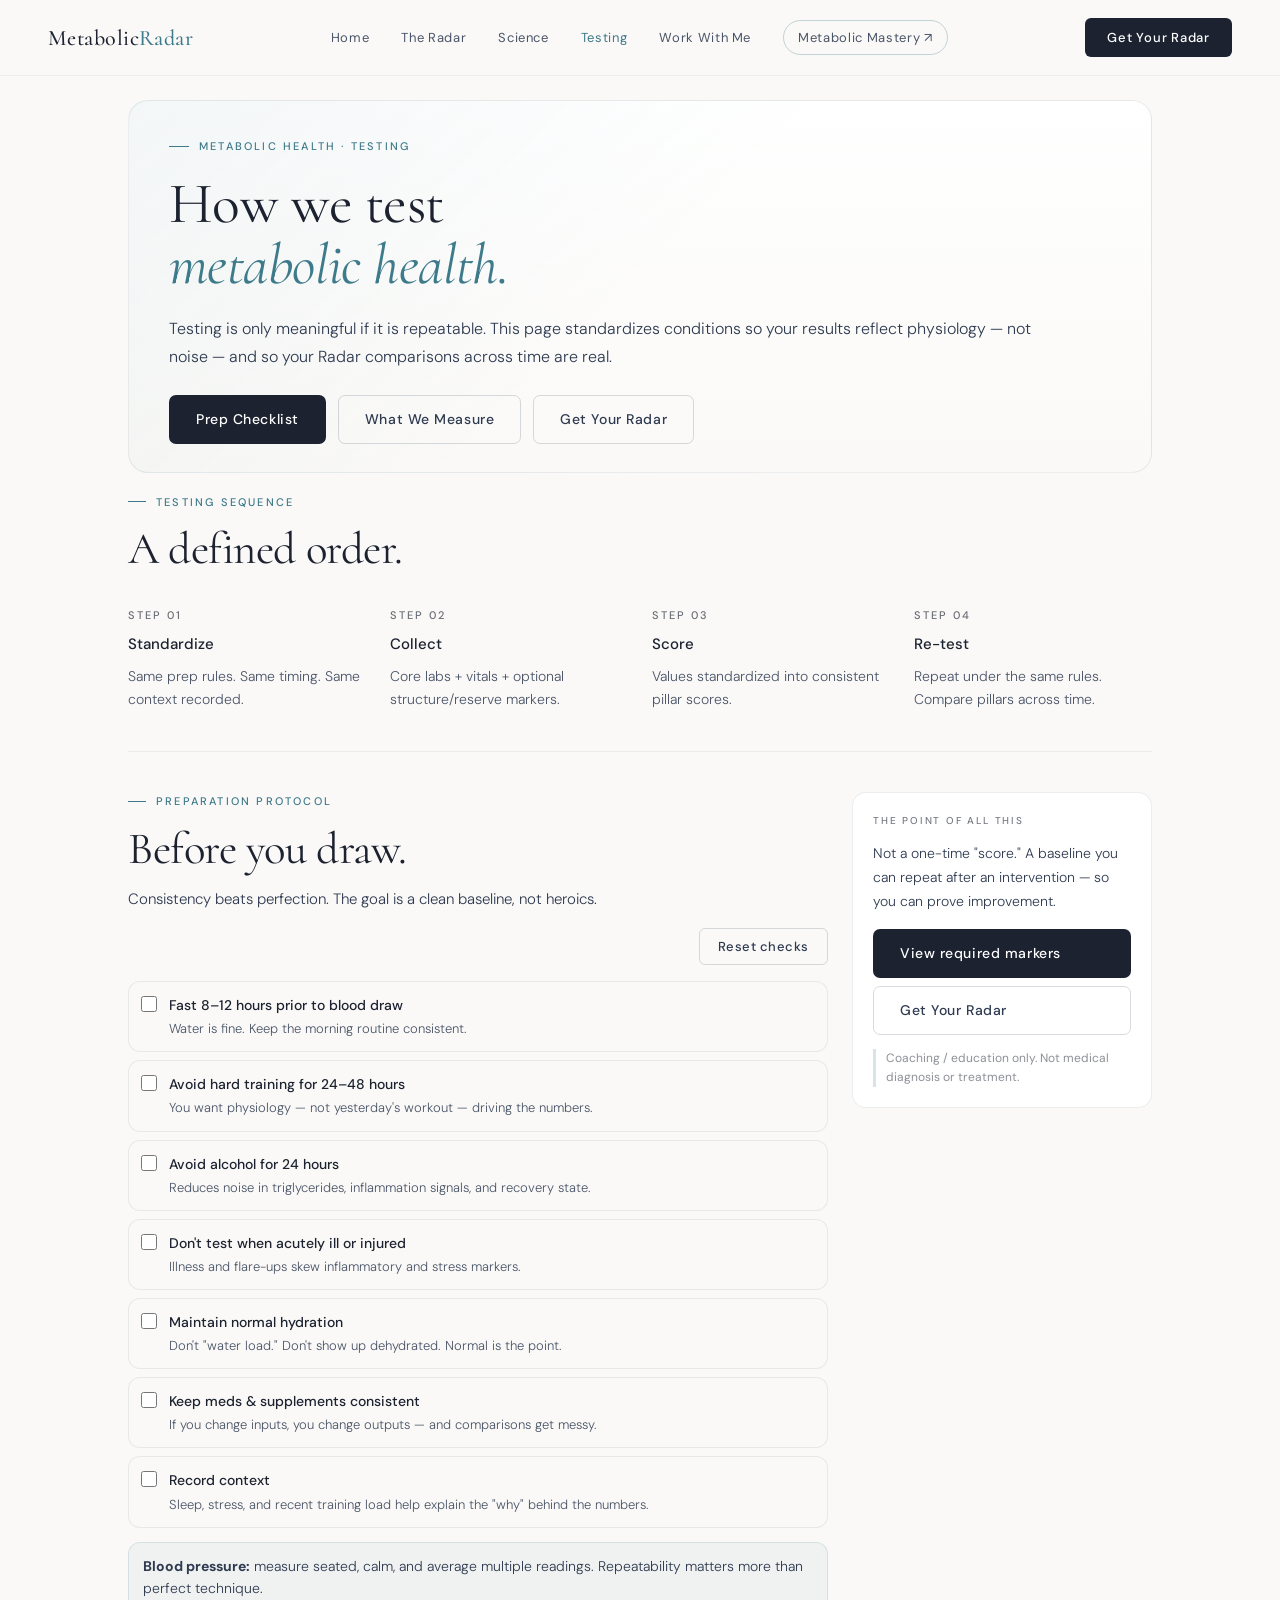
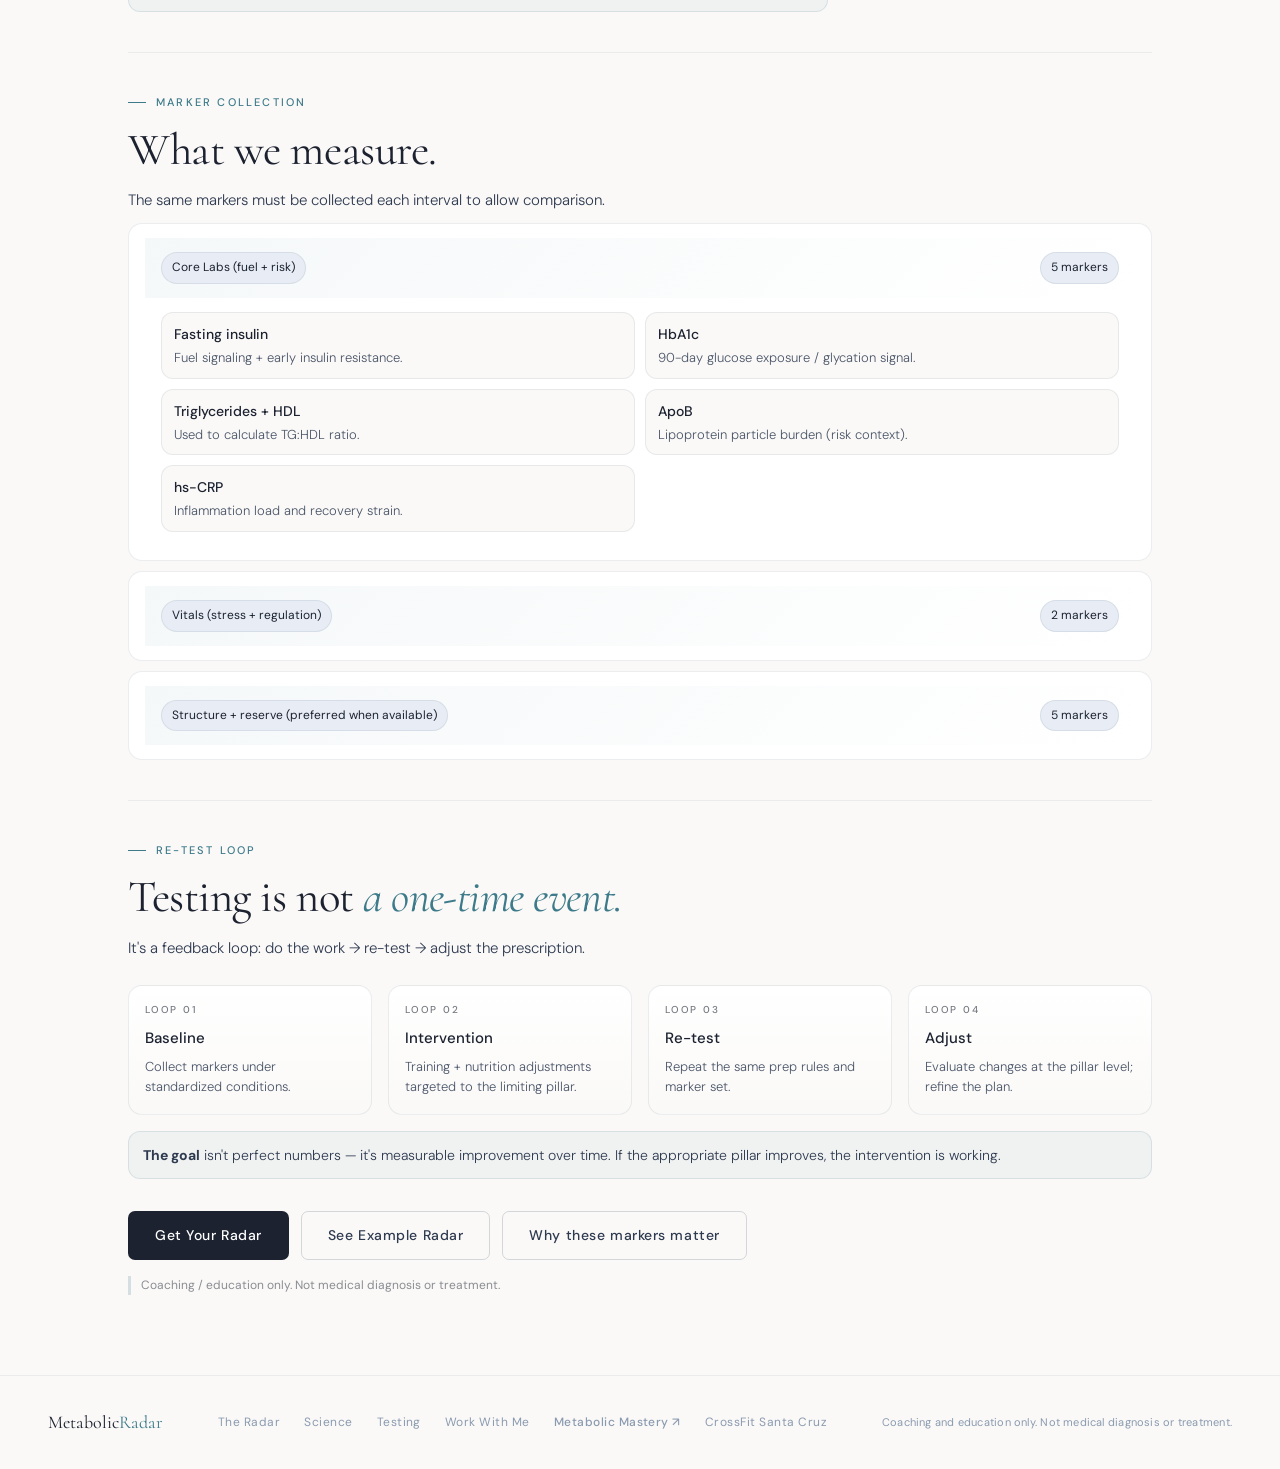
<file: testing.html>
<!DOCTYPE html>
<html lang="en">
<head>
<meta charset="UTF-8">
<meta name="viewport" content="width=device-width, initial-scale=1.0">
<title>Testing Protocol — MetabolicRadar</title>
<link rel="preconnect" href="https://fonts.googleapis.com">
<link rel="preconnect" href="https://fonts.gstatic.com" crossorigin>
<link href="https://fonts.googleapis.com/css2?family=Cormorant:ital,wght@0,300;0,400;0,500;0,600;1,300;1,400;1,500&family=DM+Sans:opsz,wght@9..40,300;9..40,400;9..40,500&display=swap" rel="stylesheet">
<link rel="stylesheet" href="_shared.css">
<style>
.test-grid{display:grid;grid-template-columns:minmax(0,1fr) 300px;gap:24px;align-items:start;margin-top:24px}
.test-aside{position:sticky;top:100px;border:1px solid rgba(60,80,100,.1);border-radius:14px;background:var(--white);padding:20px}
.test-aside h3{font-size:10px;letter-spacing:.18em;text-transform:uppercase;font-weight:500;opacity:.6;margin-bottom:12px}
.test-aside p{font-size:14px;font-weight:300;line-height:1.7;color:var(--slate);margin-bottom:16px}
.checklist{display:grid;gap:8px;margin-top:16px}
.check-item{display:flex;gap:12px;align-items:flex-start;padding:12px;border-radius:12px;border:1px solid rgba(60,80,100,.1);background:var(--cream);transition:background .15s;cursor:pointer}
.check-item:hover{background:rgba(61,122,138,.06)}
.check-item input[type="checkbox"]{width:16px;height:16px;margin-top:2px;accent-color:var(--teal);cursor:pointer;flex-shrink:0}
.check-item .t{font-weight:500;font-size:14px;margin-bottom:2px}
.check-item .n{font-size:13px;font-weight:300;line-height:1.55;color:var(--steel)}
.tip{margin-top:14px;padding:12px 14px;border-radius:12px;border:1px solid rgba(61,122,138,.15);background:rgba(61,122,138,.05);font-size:14px;font-weight:300;line-height:1.6;color:var(--slate)}
.marker-acc{border:1px solid rgba(60,80,100,.1);border-radius:14px;background:var(--white);overflow:hidden;margin-top:10px}
.marker-acc summary{cursor:pointer;list-style:none;padding:14px 16px;display:flex;align-items:center;justify-content:space-between;gap:12px;font-weight:500;background:linear-gradient(135deg,rgba(61,122,138,.05),var(--white))}
.marker-acc summary::-webkit-details-marker{display:none}
.marker-body{padding:14px 16px}
.marker-list{display:grid;grid-template-columns:repeat(2,1fr);gap:10px;list-style:none;padding:0}
.marker-item{border:1px solid rgba(60,80,100,.1);border-radius:12px;background:var(--cream);padding:10px 12px}
.marker-item strong{display:block;font-weight:500;font-size:14px;margin-bottom:2px}
.marker-item span{display:block;font-size:13px;font-weight:300;color:var(--steel);line-height:1.5}
.chip{display:inline-flex;align-items:center;padding:5px 10px;border-radius:999px;border:1px solid rgba(60,80,100,.1);background:var(--fog);font-size:12px;font-weight:400}
.loop-grid{display:grid;grid-template-columns:repeat(4,1fr);gap:16px;margin-top:24px}
.loop-node{border:1px solid rgba(60,80,100,.1);border-radius:14px;padding:16px;background:linear-gradient(180deg,var(--white),var(--cream))}
.loop-node .k{font-size:10px;font-weight:500;letter-spacing:.18em;text-transform:uppercase;opacity:.6;margin-bottom:8px}
.loop-node .t{font-size:15px;font-weight:500;color:var(--ink);margin-bottom:6px}
.loop-node .p{font-size:13px;font-weight:300;line-height:1.55;color:var(--steel)}
.rule{height:1px;background:rgba(60,80,100,.08);margin:40px 0}
@media(max-width:1000px){.test-grid{grid-template-columns:1fr}.test-aside{position:relative;top:auto}.marker-list{grid-template-columns:1fr}.loop-grid{grid-template-columns:1fr 1fr}}
@media(max-width:600px){.loop-grid{grid-template-columns:1fr}}
</style>
</head>
<body>
<nav class="mr-nav">
  <a class="mr-wordmark" href="index.html">Metabolic<span>Radar</span></a>
  <div class="mr-nav-links">
    <a href="index.html">Home</a><a href="radar.html">The Radar</a><a href="science.html">Science</a><a href="testing.html" class="active">Testing</a><a href="work-with-me.html">Work With Me</a>
    <a class="mr-nav-course" href="/mastery/" target="_blank">Metabolic Mastery ↗</a>
  </div>
  <a class="mr-nav-cta" href="work-with-me.html">Get Your Radar</a>
</nav>
<div class="mr-shell">

  <div class="mr-hero">
    <div class="mr-kicker">Metabolic Health · Testing</div>
    <h1>How we test<br><em>metabolic health.</em></h1>
    <p class="mr-lead">Testing is only meaningful if it is repeatable. This page standardizes conditions so your results reflect physiology — not noise — and so your Radar comparisons across time are real.</p>
    <div class="mr-actions">
      <a class="mr-btn" href="#mht-prep">Prep Checklist</a>
      <a class="mr-btn ghost" href="#mht-markers">What We Measure</a>
      <a class="mr-btn ghost" href="work-with-me.html">Get Your Radar</a>
    </div>
  </div>

  <div class="mr-eyebrow">Testing sequence</div>
  <h2 class="mr-title">A defined order.</h2>
  <div class="mr-steps">
    <div class="mr-step"><div class="n">Step 01</div><div class="t">Standardize</div><p class="d">Same prep rules. Same timing. Same context recorded.</p></div>
    <div class="mr-step"><div class="n">Step 02</div><div class="t">Collect</div><p class="d">Core labs + vitals + optional structure/reserve markers.</p></div>
    <div class="mr-step"><div class="n">Step 03</div><div class="t">Score</div><p class="d">Values standardized into consistent pillar scores.</p></div>
    <div class="mr-step"><div class="n">Step 04</div><div class="t">Re-test</div><p class="d">Repeat under the same rules. Compare pillars across time.</p></div>
  </div>

  <div class="rule"></div>

  <div class="test-grid">
    <section id="mht-prep">
      <div class="mr-eyebrow">Preparation protocol</div>
      <h2 class="mr-title">Before you draw.</h2>
      <p style="font-size:15px;font-weight:300;line-height:1.75;color:var(--slate);margin-bottom:16px">Consistency beats perfection. The goal is a clean baseline, not heroics.</p>
      <div style="display:flex;justify-content:flex-end;margin-bottom:8px"><button class="mr-btn small ghost" type="button" id="mht-reset">Reset checks</button></div>
      <div class="checklist">
        <label class="check-item"><input type="checkbox" data-mht-check="fast"><div><p class="t">Fast 8–12 hours prior to blood draw</p><p class="n">Water is fine. Keep the morning routine consistent.</p></div></label>
        <label class="check-item"><input type="checkbox" data-mht-check="training"><div><p class="t">Avoid hard training for 24–48 hours</p><p class="n">You want physiology — not yesterday's workout — driving the numbers.</p></div></label>
        <label class="check-item"><input type="checkbox" data-mht-check="alcohol"><div><p class="t">Avoid alcohol for 24 hours</p><p class="n">Reduces noise in triglycerides, inflammation signals, and recovery state.</p></div></label>
        <label class="check-item"><input type="checkbox" data-mht-check="illness"><div><p class="t">Don't test when acutely ill or injured</p><p class="n">Illness and flare-ups skew inflammatory and stress markers.</p></div></label>
        <label class="check-item"><input type="checkbox" data-mht-check="hydration"><div><p class="t">Maintain normal hydration</p><p class="n">Don't "water load." Don't show up dehydrated. Normal is the point.</p></div></label>
        <label class="check-item"><input type="checkbox" data-mht-check="meds"><div><p class="t">Keep meds &amp; supplements consistent</p><p class="n">If you change inputs, you change outputs — and comparisons get messy.</p></div></label>
        <label class="check-item"><input type="checkbox" data-mht-check="context"><div><p class="t">Record context</p><p class="n">Sleep, stress, and recent training load help explain the "why" behind the numbers.</p></div></label>
      </div>
      <div class="tip"><strong>Blood pressure:</strong> measure seated, calm, and average multiple readings. Repeatability matters more than perfect technique.</div>
    </section>
    <aside class="test-aside">
      <h3>The point of all this</h3>
      <p>Not a one-time "score." A baseline you can repeat after an intervention — so you can prove improvement.</p>
      <div class="mr-actions" style="flex-direction:column;gap:8px">
        <a class="mr-btn" href="#mht-markers">View required markers</a>
        <a class="mr-btn ghost" href="work-with-me.html">Get Your Radar</a>
      </div>
      <div class="mr-note" style="margin-top:14px">Coaching / education only. Not medical diagnosis or treatment.</div>
    </aside>
  </div>

  <div class="rule"></div>

  <div class="mr-eyebrow" id="mht-markers">Marker collection</div>
  <h2 class="mr-title">What we measure.</h2>
  <p style="font-size:15px;font-weight:300;line-height:1.75;color:var(--slate);margin-bottom:4px">The same markers must be collected each interval to allow comparison.</p>

  <details class="marker-acc" open>
    <summary><span class="chip">Core Labs (fuel + risk)</span><span class="chip">5 markers</span></summary>
    <div class="marker-body"><ul class="marker-list">
      <li class="marker-item"><strong>Fasting insulin</strong><span>Fuel signaling + early insulin resistance.</span></li>
      <li class="marker-item"><strong>HbA1c</strong><span>90-day glucose exposure / glycation signal.</span></li>
      <li class="marker-item"><strong>Triglycerides + HDL</strong><span>Used to calculate TG:HDL ratio.</span></li>
      <li class="marker-item"><strong>ApoB</strong><span>Lipoprotein particle burden (risk context).</span></li>
      <li class="marker-item"><strong>hs-CRP</strong><span>Inflammation load and recovery strain.</span></li>
    </ul></div>
  </details>
  <details class="marker-acc">
    <summary><span class="chip">Vitals (stress + regulation)</span><span class="chip">2 markers</span></summary>
    <div class="marker-body"><ul class="marker-list">
      <li class="marker-item"><strong>Blood pressure</strong><span>Measure seated, calm, average readings.</span></li>
      <li class="marker-item"><strong>Resting heart rate</strong><span>Stress / recovery signal when measured consistently.</span></li>
    </ul></div>
  </details>
  <details class="marker-acc">
    <summary><span class="chip">Structure + reserve (preferred when available)</span><span class="chip">5 markers</span></summary>
    <div class="marker-body"><ul class="marker-list">
      <li class="marker-item"><strong>DXA: ALMI</strong><span>Lean mass index (structure).</span></li>
      <li class="marker-item"><strong>Visceral adipose tissue</strong><span>Central risk / fuel partitioning context.</span></li>
      <li class="marker-item"><strong>Body fat %</strong><span>Composition and reserve signal.</span></li>
      <li class="marker-item"><strong>Bone density (T-score)</strong><span>Durability / structural resilience context.</span></li>
      <li class="marker-item"><strong>Grip strength</strong><span>Simple functional reserve marker.</span></li>
    </ul></div>
  </details>

  <div class="rule"></div>

  <div class="mr-eyebrow">Re-test loop</div>
  <h2 class="mr-title">Testing is not <em>a one-time event.</em></h2>
  <p style="font-size:15px;font-weight:300;line-height:1.75;color:var(--slate);margin-bottom:4px">It's a feedback loop: do the work → re-test → adjust the prescription.</p>
  <div class="loop-grid">
    <div class="loop-node"><div class="k">Loop 01</div><div class="t">Baseline</div><p class="p">Collect markers under standardized conditions.</p></div>
    <div class="loop-node"><div class="k">Loop 02</div><div class="t">Intervention</div><p class="p">Training + nutrition adjustments targeted to the limiting pillar.</p></div>
    <div class="loop-node"><div class="k">Loop 03</div><div class="t">Re-test</div><p class="p">Repeat the same prep rules and marker set.</p></div>
    <div class="loop-node"><div class="k">Loop 04</div><div class="t">Adjust</div><p class="p">Evaluate changes at the pillar level; refine the plan.</p></div>
  </div>
  <div class="tip" style="margin-top:16px"><strong>The goal</strong> isn't perfect numbers — it's measurable improvement over time. If the appropriate pillar improves, the intervention is working.</div>

  <div style="margin-top:32px" class="mr-actions">
    <a class="mr-btn" href="work-with-me.html">Get Your Radar</a>
    <a class="mr-btn ghost" href="radar.html">See Example Radar</a>
    <a class="mr-btn ghost" href="science.html">Why these markers matter</a>
  </div>
  <div class="mr-note">Coaching / education only. Not medical diagnosis or treatment.</div>
</div>
<footer><div class="mr-footer-wrap">
  <a class="mr-footer-wordmark" href="index.html">Metabolic<span>Radar</span></a>
  <div class="mr-footer-links"><a href="radar.html">The Radar</a><a href="science.html">Science</a><a href="testing.html">Testing</a><a href="work-with-me.html">Work With Me</a><a class="mr-footer-course" href="/mastery/" target="_blank">Metabolic Mastery ↗</a><a href="https://www.crossfitsantacruz.com/metabolic-health" target="_blank">CrossFit Santa Cruz</a></div>
  <span class="mr-footer-note">Coaching and education only. Not medical diagnosis or treatment.</span>
</div></footer>
<script>
(function(){
  const key='mr_testing_v1';const checks=Array.from(document.querySelectorAll('input[type="checkbox"][data-mht-check]'));
  let saved={};try{saved=JSON.parse(localStorage.getItem(key)||'{}')}catch(e){saved={}}
  checks.forEach(c=>{const k=c.getAttribute('data-mht-check');if(saved&&typeof saved[k]==='boolean')c.checked=saved[k];c.addEventListener('change',()=>{saved[k]=c.checked;try{localStorage.setItem(key,JSON.stringify(saved))}catch(e){}})});
  const r=document.getElementById('mht-reset');if(r){r.addEventListener('click',()=>{checks.forEach(c=>c.checked=false);saved={};try{localStorage.removeItem(key)}catch(e){}})}
})();
</script>
</body>
</html>
</file>
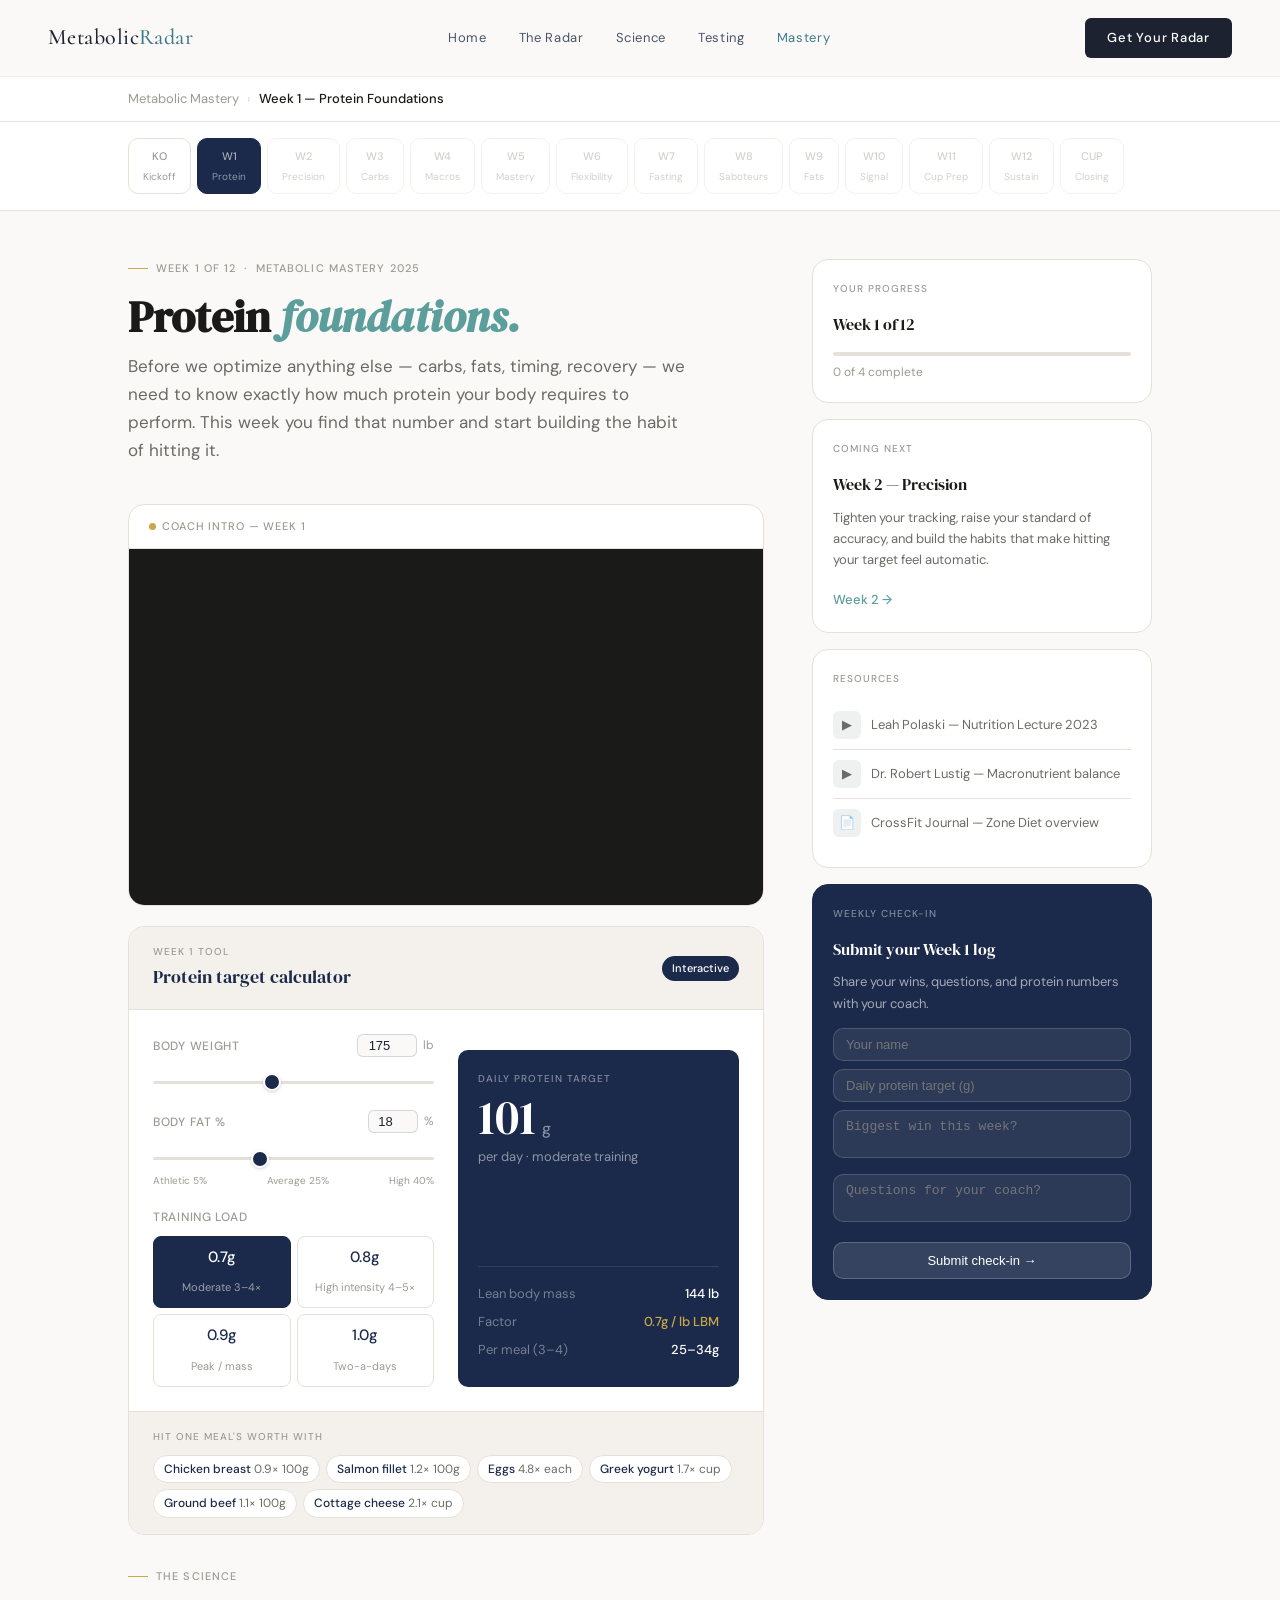
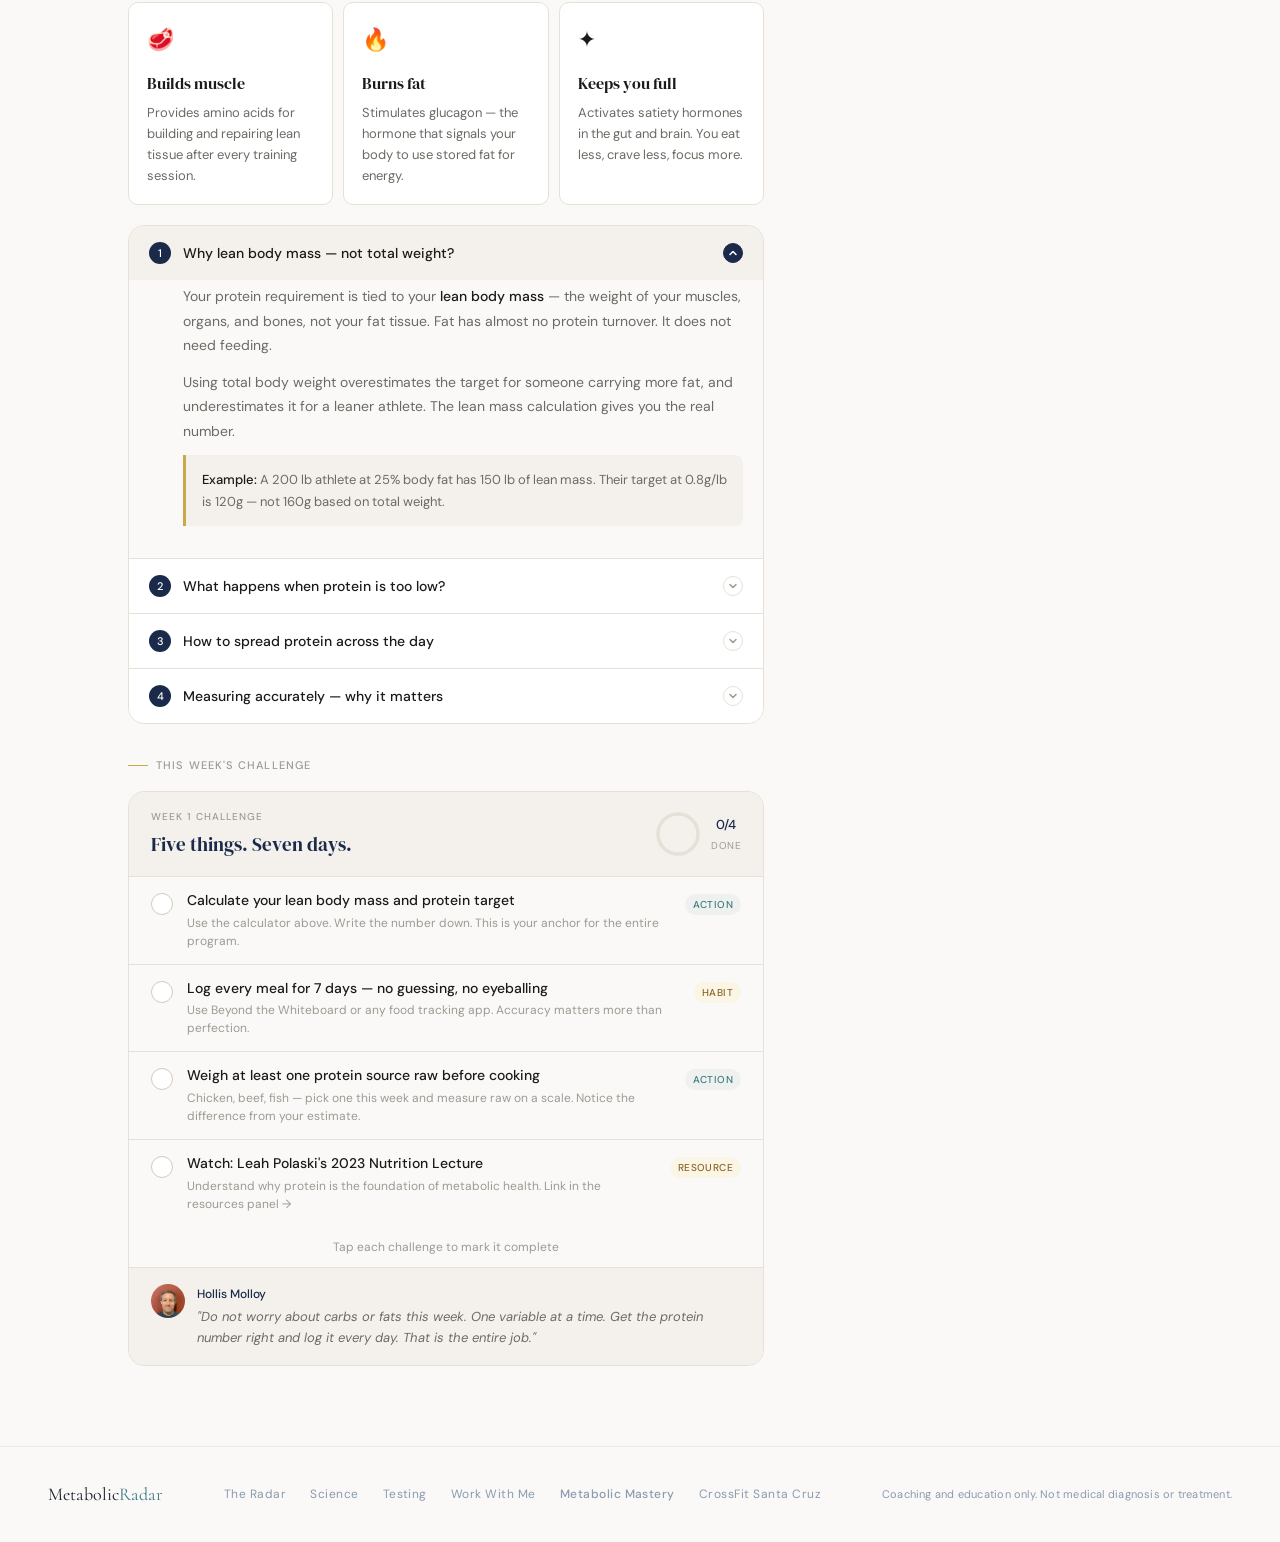
<file: week-1.html>
<!DOCTYPE html>
<html lang="en">
<head>
  <meta charset="UTF-8">
  <meta name="viewport" content="width=device-width, initial-scale=1.0">
  <title>Week 1 — Protein Foundations | Metabolic Mastery</title>
  <meta name="robots" content="noindex">
  <link rel="preconnect" href="https://fonts.googleapis.com">
<link rel="preconnect" href="https://fonts.gstatic.com" crossorigin>
<link href="https://fonts.googleapis.com/css2?family=Cormorant:ital,wght@0,300;0,400;0,500;0,600;1,300;1,400;1,500&family=DM+Sans:opsz,wght@9..40,300;9..40,400;9..40,500&display=swap" rel="stylesheet">
<link rel="stylesheet" href="../_shared.css">
<link rel="stylesheet" href="mastery.css">
  <style>
    /* ── Protein compare table ── */
    .compare-grid {
      display: grid;
      grid-template-columns: 1fr 1fr;
      gap: 10px;
      margin: .875rem 0;
    }
    @media(max-width:480px) { .compare-grid { grid-template-columns: 1fr; } }
    .cmp-card { border-radius: 8px; padding: .875rem; font-size: 13px; }
    .cmp-card.good { background: #EDF7E8; }
    .cmp-card.bad  { background: #FBE9E9; }
    .cmp-head { font-weight: 500; font-size: 11px; text-transform: uppercase; letter-spacing: .05em; margin-bottom: .5rem; }
    .cmp-card.good .cmp-head { color: #2e6b24; }
    .cmp-card.bad  .cmp-head { color: #8b2020; }
    .cmp-row { display: flex; align-items: flex-start; gap: 7px; margin-bottom: 4px; color: #444; line-height: 1.45; }
    .cmp-dot { width: 6px; height: 6px; border-radius: 50%; flex-shrink: 0; margin-top: 5px; }
    .cmp-card.good .cmp-dot { background: #3d8030; }
    .cmp-card.bad  .cmp-dot { background: #b03030; }
    /* Sources strip */
    .sources-strip {
      padding: 1rem 1.5rem;
      border-top: 1px solid var(--border);
      background: #F4F1EC;
    }
    .sources-label {
      font-size: 10px; font-weight: 500; letter-spacing: .1em;
      text-transform: uppercase; color: var(--text-3); margin-bottom: .625rem;
    }
    .sources-flex { display: flex; flex-wrap: wrap; gap: 6px; }
    .src-chip {
      font-size: 12px; padding: 3px 10px;
      border-radius: 20px; background: #fff;
      border: 1px solid var(--border); color: var(--text-2);
    }
    .src-chip strong { font-weight: 500; color: var(--navy); }
    /* Level pills override for 4-col */
    .pill-grid-4 { grid-template-columns: repeat(2,1fr); }
  </style>
</head>
<body data-week="w1">

<!-- ── Nav ── -->
<nav class="mr-nav">
  <a class="mr-wordmark" href="../index.html">Metabolic<span>Radar</span></a>
  <div class="mr-nav-links">
    <a href="../index.html">Home</a>
    <a href="../radar.html">The Radar</a>
    <a href="../science.html">Science</a>
    <a href="../testing.html">Testing</a>
    <a href="index.html" class="active">Mastery</a>
  </div>
  <a class="mr-nav-cta" href="../work-with-me.html">Get Your Radar</a>
</nav>

<!-- ── Breadcrumb ── -->
<div class="week-bar">
  <div class="week-bar-inner">
    <a href="index.html">Metabolic Mastery</a>
    <span class="week-bar-sep">›</span>
    <span class="week-bar-current">Week 1 — Protein Foundations</span>
  </div>
</div>

<!-- ── Week selector ── -->
<div style="border-bottom:1px solid var(--border); background:var(--bg-card);">
  <div class="week-nav">
    <a class="week-pill" href="index.html" data-week="0"><span class="wp-num">KO</span><span class="wp-label">Kickoff</span></a>
    <a class="week-pill" href="week-1.html" data-week="1"><span class="wp-num">W1</span><span class="wp-label">Protein</span></a>
    <a class="week-pill" href="week-2.html" data-week="2"><span class="wp-num">W2</span><span class="wp-label">Precision</span></a>
    <a class="week-pill" href="week-3.html" data-week="3"><span class="wp-num">W3</span><span class="wp-label">Carbs</span></a>
    <a class="week-pill" href="week-4.html" data-week="4"><span class="wp-num">W4</span><span class="wp-label">Macros</span></a>
    <a class="week-pill" href="week-5.html" data-week="5"><span class="wp-num">W5</span><span class="wp-label">Mastery</span></a>
    <a class="week-pill" href="week-6.html" data-week="6"><span class="wp-num">W6</span><span class="wp-label">Flexibility</span></a>
    <a class="week-pill" href="week-7.html" data-week="7"><span class="wp-num">W7</span><span class="wp-label">Fasting</span></a>
    <a class="week-pill" href="week-8.html" data-week="8"><span class="wp-num">W8</span><span class="wp-label">Saboteurs</span></a>
    <a class="week-pill" href="week-9.html" data-week="9"><span class="wp-num">W9</span><span class="wp-label">Fats</span></a>
    <a class="week-pill" href="week-10.html" data-week="10"><span class="wp-num">W10</span><span class="wp-label">Signal</span></a>
    <a class="week-pill" href="week-11.html" data-week="11"><span class="wp-num">W11</span><span class="wp-label">Cup Prep</span></a>
    <a class="week-pill" href="week-12.html" data-week="12"><span class="wp-num">W12</span><span class="wp-label">Sustain</span></a>
    <a class="week-pill" href="closing.html" data-week="13"><span class="wp-num">CUP</span><span class="wp-label">Closing</span></a>
  </div>
</div>

<!-- ── Main content ── -->
<div class="page-wrap">
  <div class="two-col">

    <!-- ── Left column ── -->
    <div class="main-col">

      <!-- Page header -->
      <div class="fade-in">
        <div class="eyebrow">Week 1 of 12 &nbsp;·&nbsp; Metabolic Mastery 2025</div>
        <h1 class="page-title">Protein <em>foundations.</em></h1>
        <p class="page-sub">Before we optimize anything else — carbs, fats, timing, recovery — we need to know exactly how much protein your body requires to perform. This week you find that number and start building the habit of hitting it.</p>
      </div>

      <!-- Coach video -->
      <div class="video-wrap fade-in">
        <div class="video-label">Coach intro — Week 1</div>
        <div class="video-ratio">
          <iframe src="https://www.youtube.com/embed/FznSFoM3l6k" allowfullscreen allow="accelerometer; autoplay; clipboard-write; encrypted-media; gyroscope; picture-in-picture"></iframe>
        </div>
      </div>

      <!-- ── TOOL: Protein calculator ── -->
      <div class="tool-card fade-in">
        <div class="tool-head">
          <div class="tool-head-left">
            <div class="tool-eyebrow">Week 1 Tool</div>
            <div class="tool-name">Protein target calculator</div>
          </div>
          <span class="tool-badge">Interactive</span>
        </div>
        <div class="tool-body">
          <div style="display:grid;grid-template-columns:1fr 1fr;gap:1.5rem;">

            <!-- Inputs -->
            <div>
              <div class="slider-field">
                <div class="slider-top">
                  <span class="slider-label">Body weight</span>
                  <div style="display:flex;align-items:center;gap:6px;">
                    <input type="number" id="bw-num" min="100" max="280" value="175" style="width:60px;padding:3px 6px;border:1px solid rgba(60,80,100,.2);border-radius:6px;font-size:13px;font-weight:500;color:var(--ink);background:var(--cream);text-align:center;" oninput="document.getElementById('bw').value=this.value;calcProtein()">
                    <span style="font-size:12px;color:var(--text-3)">lb</span>
                  </div>
                </div>
                <input type="range" id="bw" min="100" max="280" value="175" step="1" oninput="document.getElementById('bw-num').value=this.value;calcProtein()">
              </div>
              <div class="slider-field">
                <div class="slider-top">
                  <span class="slider-label">Body fat %</span>
                  <div style="display:flex;align-items:center;gap:6px;">
                    <input type="number" id="bf-num" min="5" max="40" value="18" style="width:50px;padding:3px 6px;border:1px solid rgba(60,80,100,.2);border-radius:6px;font-size:13px;font-weight:500;color:var(--ink);background:var(--cream);text-align:center;" oninput="document.getElementById('bf').value=this.value;calcProtein()">
                    <span style="font-size:12px;color:var(--text-3)">%</span>
                  </div>
                </div>
                <input type="range" id="bf" min="5" max="40" value="18" step="1" oninput="document.getElementById('bf-num').value=this.value;calcProtein()">
                <div style="display:flex;justify-content:space-between;font-size:10px;color:var(--text-3);margin-top:4px">
                  <span>Athletic 5%</span><span>Average 25%</span><span>High 40%</span>
                </div>
              </div>
              <div class="slider-field">
                <div class="slider-top">
                  <span class="slider-label">Training load</span>
                </div>
                <div class="pill-grid pill-grid-4" id="level-pills">
                  <div class="sel-pill active" data-factor="0.7" onclick="selectLevel(this)">
                    <span class="pill-val">0.7g</span>
                    <span class="pill-label">Moderate 3–4×</span>
                  </div>
                  <div class="sel-pill" data-factor="0.8" onclick="selectLevel(this)">
                    <span class="pill-val">0.8g</span>
                    <span class="pill-label">High intensity 4–5×</span>
                  </div>
                  <div class="sel-pill" data-factor="0.9" onclick="selectLevel(this)">
                    <span class="pill-val">0.9g</span>
                    <span class="pill-label">Peak / mass</span>
                  </div>
                  <div class="sel-pill" data-factor="1.0" onclick="selectLevel(this)">
                    <span class="pill-val">1.0g</span>
                    <span class="pill-label">Two-a-days</span>
                  </div>
                </div>
              </div>
            </div>

            <!-- Result -->
            <div class="result-box" style="display:flex;flex-direction:column;justify-content:space-between;">
              <div>
                <div class="result-label">Daily protein target</div>
                <div class="result-number">
                  <span id="result-num">123</span>
                  <span class="result-unit">g</span>
                </div>
                <div class="result-sub" id="result-sub">per day · moderate training</div>
              </div>
              <div>
                <div class="result-divider"></div>
                <div class="result-row">
                  <span class="result-row-label">Lean body mass</span>
                  <span class="result-row-val" id="lbm-val">144 lb</span>
                </div>
                <div class="result-row">
                  <span class="result-row-label">Factor</span>
                  <span class="result-row-val gold" id="factor-val">0.7g / lb LBM</span>
                </div>
                <div class="result-row">
                  <span class="result-row-label">Per meal (3–4)</span>
                  <span class="result-row-val" id="per-meal-val">31–41g</span>
                </div>
              </div>
            </div>

          </div><!-- /grid -->
        </div><!-- /tool-body -->

        <!-- Food sources strip -->
        <div class="sources-strip">
          <div class="sources-label">Hit one meal's worth with</div>
          <div class="sources-flex" id="sources-flex"></div>
        </div>
      </div><!-- /tool-card -->

      <!-- ── Concept accordion ── -->
      <div class="eyebrow fade-in" style="margin-top:2rem;">The science</div>

      <div class="concept-grid fade-in">
        <div class="concept-card">
          <div class="cc-icon">🥩</div>
          <div class="cc-title">Builds muscle</div>
          <div class="cc-body">Provides amino acids for building and repairing lean tissue after every training session.</div>
        </div>
        <div class="concept-card">
          <div class="cc-icon">🔥</div>
          <div class="cc-title">Burns fat</div>
          <div class="cc-body">Stimulates glucagon — the hormone that signals your body to use stored fat for energy.</div>
        </div>
        <div class="concept-card">
          <div class="cc-icon">✦</div>
          <div class="cc-title">Keeps you full</div>
          <div class="cc-body">Activates satiety hormones in the gut and brain. You eat less, crave less, focus more.</div>
        </div>
      </div>

      <div class="accordion fade-in">

        <div class="acc-item">
          <button class="acc-trigger open" onclick="accToggle(this)">
            <div class="acc-trigger-left">
              <div class="acc-n">1</div>
              <span class="acc-title">Why lean body mass — not total weight?</span>
            </div>
            <div class="acc-arrow"><svg viewBox="0 0 10 10" stroke-width="1.5" stroke-linecap="round" stroke-linejoin="round"><path d="M2 3.5L5 6.5L8 3.5"/></svg></div>
          </button>
          <div class="acc-panel open">
            <div class="acc-content">
              <p>Your protein requirement is tied to your <strong>lean body mass</strong> — the weight of your muscles, organs, and bones, not your fat tissue. Fat has almost no protein turnover. It does not need feeding.</p>
              <p>Using total body weight overestimates the target for someone carrying more fat, and underestimates it for a leaner athlete. The lean mass calculation gives you the real number.</p>
              <div class="callout"><strong>Example:</strong> A 200 lb athlete at 25% body fat has 150 lb of lean mass. Their target at 0.8g/lb is 120g — not 160g based on total weight.</div>
            </div>
          </div>
        </div>

        <div class="acc-item">
          <button class="acc-trigger" onclick="accToggle(this)">
            <div class="acc-trigger-left">
              <div class="acc-n">2</div>
              <span class="acc-title">What happens when protein is too low?</span>
            </div>
            <div class="acc-arrow"><svg viewBox="0 0 10 10" stroke-width="1.5" stroke-linecap="round" stroke-linejoin="round"><path d="M2 3.5L5 6.5L8 3.5"/></svg></div>
          </button>
          <div class="acc-panel">
            <div class="acc-content">
              <div class="compare-grid">
                <div class="cmp-card good">
                  <div class="cmp-head">Adequate protein</div>
                  <div class="cmp-row"><div class="cmp-dot"></div>Muscle preserved or built</div>
                  <div class="cmp-row"><div class="cmp-dot"></div>Fat is the primary fuel</div>
                  <div class="cmp-row"><div class="cmp-dot"></div>Recovery is faster</div>
                  <div class="cmp-row"><div class="cmp-dot"></div>Hunger stays manageable</div>
                </div>
                <div class="cmp-card bad">
                  <div class="cmp-head">Insufficient protein</div>
                  <div class="cmp-row"><div class="cmp-dot"></div>Body cannibalizes muscle</div>
                  <div class="cmp-row"><div class="cmp-dot"></div>Fat burning stalls</div>
                  <div class="cmp-row"><div class="cmp-dot"></div>Recovery drags</div>
                  <div class="cmp-row"><div class="cmp-dot"></div>Cravings spike</div>
                </div>
              </div>
              <p>Training with insufficient protein is like renovating a house while simultaneously demolishing parts of it. The harder you train, the more costly it is to undereat protein.</p>
            </div>
          </div>
        </div>

        <div class="acc-item">
          <button class="acc-trigger" onclick="accToggle(this)">
            <div class="acc-trigger-left">
              <div class="acc-n">3</div>
              <span class="acc-title">How to spread protein across the day</span>
            </div>
            <div class="acc-arrow"><svg viewBox="0 0 10 10" stroke-width="1.5" stroke-linecap="round" stroke-linejoin="round"><path d="M2 3.5L5 6.5L8 3.5"/></svg></div>
          </button>
          <div class="acc-panel">
            <div class="acc-content">
              <p>Your body can use roughly <strong>30–40g per meal</strong> for muscle protein synthesis. Eating 150g at once does not produce five times the effect — the excess is oxidized. Spreading your target across 3–4 meals maximizes the anabolic signal.</p>
              <div class="callout"><strong>Rule:</strong> Build every meal around a palm-sized complete protein source. Aim for 30–45g per meal. Breakfast counts as much as any other meal.</div>
              <p>Complete proteins — containing all 9 essential amino acids — come from meat, fish, poultry, eggs, and dairy. Plant sources generally need combining to achieve completeness.</p>
            </div>
          </div>
        </div>

        <div class="acc-item">
          <button class="acc-trigger" onclick="accToggle(this)">
            <div class="acc-trigger-left">
              <div class="acc-n">4</div>
              <span class="acc-title">Measuring accurately — why it matters</span>
            </div>
            <div class="acc-arrow"><svg viewBox="0 0 10 10" stroke-width="1.5" stroke-linecap="round" stroke-linejoin="round"><path d="M2 3.5L5 6.5L8 3.5"/></svg></div>
          </button>
          <div class="acc-panel">
            <div class="acc-content">
              <p>A tablespoon of peanut butter measured by volume versus weight can differ by 20%. Over a week, small errors compound into a significant gap between what you think you are eating and what you actually are.</p>
              <p><strong>Weigh raw, not cooked.</strong> Chicken breast loses 25–30% of its weight cooking. Log cooked weight and you are systematically underestimating protein by nearly a third.</p>
              <div class="callout"><strong>This week's standard:</strong> Use a kitchen scale. Log every protein source in grams, raw weight. Precision on protein is non-negotiable this week — everything else can flex.</div>
            </div>
          </div>
        </div>

      </div><!-- /accordion -->

      <!-- ── Challenge checklist ── -->
      <div class="eyebrow fade-in" style="margin-top:2rem;">This week's challenge</div>

      <div class="challenge-wrap fade-in">
        <div class="challenge-head">
          <div class="challenge-head-left">
            <div class="ch-eyebrow">Week 1 Challenge</div>
            <div class="ch-title">Five things. Seven days.</div>
          </div>
          <div class="ring-group">
            <svg class="ring-svg" width="46" height="46" viewBox="0 0 46 46">
              <circle class="ring-bg" cx="23" cy="23" r="20"/>
              <circle class="ring-fill" id="ring" cx="23" cy="23" r="20"/>
            </svg>
            <div class="ring-count-wrap">
              <div class="ring-count" id="ring-count">0/5</div>
              <div class="ring-count-label">Done</div>
            </div>
          </div>
        </div>

        <div class="ch-list">
          <div class="ch-item">
            <div class="ch-check"><div class="check-icon"><svg viewBox="0 0 14 14"><path d="M2.5 7L5.5 10L11.5 4"/></svg></div></div>
            <div class="ch-content">
              <div class="ch-item-title">Calculate your lean body mass and protein target</div>
              <div class="ch-item-sub">Use the calculator above. Write the number down. This is your anchor for the entire program.</div>
            </div>
            <span class="ch-tag tag-action">Action</span>
          </div>
          <div class="ch-item">
            <div class="ch-check"><div class="check-icon"><svg viewBox="0 0 14 14"><path d="M2.5 7L5.5 10L11.5 4"/></svg></div></div>
            <div class="ch-content">
              <div class="ch-item-title">Log every meal for 7 days — no guessing, no eyeballing</div>
              <div class="ch-item-sub">Use Beyond the Whiteboard or any food tracking app. Accuracy matters more than perfection.</div>
            </div>
            <span class="ch-tag tag-habit">Habit</span>
          </div>
          <div class="ch-item">
            <div class="ch-check"><div class="check-icon"><svg viewBox="0 0 14 14"><path d="M2.5 7L5.5 10L11.5 4"/></svg></div></div>
            <div class="ch-content">
              <div class="ch-item-title">Weigh at least one protein source raw before cooking</div>
              <div class="ch-item-sub">Chicken, beef, fish — pick one this week and measure raw on a scale. Notice the difference from your estimate.</div>
            </div>
            <span class="ch-tag tag-action">Action</span>
          </div>

          <div class="ch-item">
            <div class="ch-check"><div class="check-icon"><svg viewBox="0 0 14 14"><path d="M2.5 7L5.5 10L11.5 4"/></svg></div></div>
            <div class="ch-content">
              <div class="ch-item-title">Watch: Leah Polaski's 2023 Nutrition Lecture</div>
              <div class="ch-item-sub">Understand why protein is the foundation of metabolic health. Link in the resources panel →</div>
            </div>
            <span class="ch-tag tag-habit">Resource</span>
          </div>
        </div>

        <div class="complete-bar" id="complete-bar">
          <div class="complete-check"><svg viewBox="0 0 20 20"><path d="M3 10L7.5 14.5L17 5.5"/></svg></div>
          <div>
            <div class="complete-title">Week 1 complete.</div>
            <div class="complete-sub">Every challenge done. Week 2 unlocks next.</div>
          </div>
        </div>

        <div class="text-muted" id="ch-hint" style="text-align:center;font-size:12px;padding:.625rem;">Tap each challenge to mark it complete</div>

        <div class="coach-note">
          <div class="coach-av">
            <img src="../hollis.jpg" alt="Hollis" onerror="this.style.display='none';this.parentElement.textContent='H'">
          </div>
          <div>
            <div class="coach-name">Hollis Molloy</div>
            <div class="coach-msg">"Do not worry about carbs or fats this week. One variable at a time. Get the protein number right and log it every day. That is the entire job."</div>
          </div>
        </div>
      </div><!-- /challenge-wrap -->

    </div><!-- /main-col -->

    <!-- ── Sidebar ── -->
    <aside class="sidebar">

      <!-- Progress -->
      <div class="sidebar-section fade-in">
        <div class="sidebar-label">Your progress</div>
        <div class="sidebar-title">Week 1 of 12</div>
        <div class="progress-track">
          <div class="progress-fill" id="sidebar-progress" style="width:0%"></div>
        </div>
        <div class="progress-label" id="sidebar-progress-label">0 of 5 complete</div>
      </div>

      <!-- Next week -->
      <div class="sidebar-section fade-in">
        <div class="sidebar-label">Coming next</div>
        <div class="sidebar-title">Week 2 — Precision</div>
        <div class="sidebar-body">Tighten your tracking, raise your standard of accuracy, and build the habits that make hitting your target feel automatic.</div>
        <div style="margin-top:.875rem;">
          <a href="week-2.html" style="font-size:13px;color:var(--accent);font-weight:500;">Week 2 → </a>
        </div>
      </div>

      <!-- Resources -->
      <div class="sidebar-section fade-in">
        <div class="sidebar-label">Resources</div>
        <a class="resource-link" href="#" target="_blank" rel="noopener">
          <div class="resource-icon">▶</div>
          Leah Polaski — Nutrition Lecture 2023
        </a>
        <a class="resource-link" href="#" target="_blank" rel="noopener">
          <div class="resource-icon">▶</div>
          Dr. Robert Lustig — Macronutrient balance
        </a>
        <a class="resource-link" href="#" target="_blank" rel="noopener">
          <div class="resource-icon">📄</div>
          CrossFit Journal — Zone Diet overview
        </a>

      </div>

      <!-- Check-in form -->
      <div class="sidebar-section fade-in" style="background:var(--navy);border-color:var(--navy);">
        <div class="sidebar-label" style="color:rgba(255,255,255,.45);">Weekly check-in</div>
        <div class="sidebar-title" style="color:#fff;">Submit your Week 1 log</div>
        <div class="sidebar-body" style="color:rgba(255,255,255,.6);margin-bottom:.875rem;">Share your wins, questions, and protein numbers with your coach.</div>
        <div id="checkin-form">
          <input type="text" id="ci-name" placeholder="Your name" style="width:100%;padding:.5rem .75rem;margin-bottom:.5rem;border:1px solid rgba(255,255,255,.15);border-radius:var(--radius);background:rgba(255,255,255,.08);color:#fff;font-size:13px;outline:none;" onfocus="this.style.borderColor='rgba(255,255,255,.4)'" onblur="this.style.borderColor='rgba(255,255,255,.15)'" >
          <input type="number" id="ci-protein" placeholder="Daily protein target (g)" style="width:100%;padding:.5rem .75rem;margin-bottom:.5rem;border:1px solid rgba(255,255,255,.15);border-radius:var(--radius);background:rgba(255,255,255,.08);color:#fff;font-size:13px;outline:none;" onfocus="this.style.borderColor='rgba(255,255,255,.4)'" onblur="this.style.borderColor='rgba(255,255,255,.15)'">
          <textarea id="ci-wins" placeholder="Biggest win this week?" rows="2" style="width:100%;padding:.5rem .75rem;margin-bottom:.5rem;border:1px solid rgba(255,255,255,.15);border-radius:var(--radius);background:rgba(255,255,255,.08);color:#fff;font-size:13px;outline:none;resize:none;" onfocus="this.style.borderColor='rgba(255,255,255,.4)'" onblur="this.style.borderColor='rgba(255,255,255,.15)'"></textarea>
          <textarea id="ci-questions" placeholder="Questions for your coach?" rows="2" style="width:100%;padding:.5rem .75rem;margin-bottom:.75rem;border:1px solid rgba(255,255,255,.15);border-radius:var(--radius);background:rgba(255,255,255,.08);color:#fff;font-size:13px;outline:none;resize:none;" onfocus="this.style.borderColor='rgba(255,255,255,.4)'" onblur="this.style.borderColor='rgba(255,255,255,.15)'"></textarea>
          <button onclick="submitCheckin()" style="width:100%;padding:.6rem 1rem;background:rgba(255,255,255,.12);border:1px solid rgba(255,255,255,.2);border-radius:var(--radius);font-size:13px;color:#fff;font-weight:500;cursor:pointer;transition:background .15s;" onmouseover="this.style.background='rgba(255,255,255,.22)'" onmouseout="this.style.background='rgba(255,255,255,.12)'">Submit check-in →</button>
          <div id="ci-msg" style="display:none;margin-top:.5rem;font-size:12px;color:rgba(255,255,255,.6);text-align:center;"></div>
        </div>
      </div>

    </aside>

  </div><!-- /two-col -->
</div><!-- /page-wrap -->

<!-- ── Footer ── -->
<footer><div class="mr-footer-wrap">
  <a class="mr-footer-wordmark" href="../index.html">Metabolic<span>Radar</span></a>
  <div class="mr-footer-links">
    <a href="../radar.html">The Radar</a>
    <a href="../science.html">Science</a>
    <a href="../testing.html">Testing</a>
    <a href="../work-with-me.html">Work With Me</a>
    <a href="index.html" class="mr-footer-course">Metabolic Mastery</a>
    <a href="https://www.crossfitsantacruz.com/metabolic-health" target="_blank">CrossFit Santa Cruz</a>
  </div>
  <span class="mr-footer-note">Coaching and education only. Not medical diagnosis or treatment.</span>
</div></footer>

<script>
/* ── Protein calculator ── */
let currentFactor = 0.7;
let currentLabel = 'moderate training';

const SOURCES = [
  { name: 'Chicken breast', per: 31, unit: '100g' },
  { name: 'Salmon fillet',  per: 25, unit: '100g' },
  { name: 'Eggs',           per: 6,  unit: 'each'  },
  { name: 'Greek yogurt',   per: 17, unit: 'cup'   },
  { name: 'Ground beef',    per: 26, unit: '100g'  },
  { name: 'Cottage cheese', per: 14, unit: 'cup'   },
];

function selectLevel(el) {
  document.querySelectorAll('#level-pills .sel-pill').forEach(p => p.classList.remove('active'));
  el.classList.add('active');
  currentFactor = parseFloat(el.dataset.factor);
  currentLabel = el.querySelector('.pill-label').textContent.toLowerCase();
  calcProtein();
}

function submitCheckin() {
  const name = document.getElementById('ci-name').value.trim();
  const protein = document.getElementById('ci-protein').value.trim();
  const wins = document.getElementById('ci-wins').value.trim();
  const questions = document.getElementById('ci-questions').value.trim();
  const msg = document.getElementById('ci-msg');
  if (!name) { msg.style.display='block'; msg.textContent='Please enter your name.'; return; }
  fetch('https://contact.hollis-60a.workers.dev', {
    method: 'POST',
    headers: {'Content-Type': 'application/json'},
    body: JSON.stringify({
      name,
      email: 'checkin@metabolicradar.com',
      path: 'Week 1 Check-in',
      message: `Protein target: ${protein}g\n\nBiggest win: ${wins}\n\nQuestions: ${questions}`
    })
  }).then(() => {
    msg.style.display='block';
    msg.style.color='rgba(180,230,180,.9)';
    msg.textContent='Submitted! Your coach will follow up.';
    document.getElementById('ci-name').value='';
    document.getElementById('ci-protein').value='';
    document.getElementById('ci-wins').value='';
    document.getElementById('ci-questions').value='';
  }).catch(() => {
    msg.style.display='block';
    msg.textContent='Something went wrong. Try emailing hollismolloy@gmail.com directly.';
  });
}

function calcProtein() {
  const bw = parseInt(document.getElementById('bw').value);
  const bf = parseInt(document.getElementById('bf').value);

  const lbm = Math.round(bw * (1 - bf / 100));
  const target = Math.round(lbm * currentFactor);
  const mealLow = Math.round(target / 4);
  const mealHigh = Math.round(target / 3);

  const numEl = document.getElementById('result-num');
  numEl.style.transition = 'opacity .12s';
  numEl.style.opacity = '0.3';
  setTimeout(() => { numEl.textContent = target; numEl.style.opacity = '1'; }, 80);

  document.getElementById('lbm-val').textContent = lbm + ' lb';
  document.getElementById('factor-val').textContent = currentFactor + 'g / lb LBM';
  document.getElementById('per-meal-val').textContent = mealLow + '–' + mealHigh + 'g';
  document.getElementById('result-sub').textContent = 'per day · ' + currentLabel;

  const mealTarget = Math.round(target / 3.5);
  const flex = document.getElementById('sources-flex');
  if (flex) {
    flex.innerHTML = SOURCES.map(s => {
      const servings = Math.round((mealTarget / s.per) * 10) / 10;
      return `<div class="src-chip"><strong>${s.name}</strong> ${servings}× ${s.unit}</div>`;
    }).join('');
  }
}

calcProtein();
</script>
<script src="mastery.js"></script>
</body>
</html>
</file>
<file: _shared.css>
/* =========================================================
   MetabolicRadar.com — Shared Design System
   Editorial style: Cormorant + DM Sans, cream, teal
   ========================================================= */
*,*::before,*::after{box-sizing:border-box;margin:0;padding:0}
:root{
  --ink:#1c2230;--slate:#2e3a50;--steel:#4a5568;--mist:#8a9ab0;
  --fog:#e8edf5;--cloud:#f4f6fa;--cream:#faf9f7;--white:#ffffff;
  --teal:#3d7a8a;--teal2:#2d6070;--gold:#b8965a;
}
html{scroll-behavior:smooth}
body{font-family:'DM Sans',sans-serif;background:var(--cream);color:var(--ink);font-size:16px;line-height:1.65;overflow-x:hidden}

/* ── GOOGLE FONTS ── */
/* Each page imports independently so this file stays portable */

/* ── NAV ── */
.mr-nav{position:sticky;top:0;z-index:100;display:flex;align-items:center;justify-content:space-between;padding:18px 48px;background:rgba(250,249,247,.94);backdrop-filter:blur(14px);border-bottom:1px solid rgba(60,80,100,.08)}
.mr-wordmark{font-family:'Cormorant',serif;font-size:22px;font-weight:500;color:var(--ink);text-decoration:none;letter-spacing:.02em}
.mr-wordmark span{color:var(--teal)}
.mr-nav-links{display:flex;gap:32px;align-items:center}
.mr-nav-links a{font-size:13px;font-weight:400;letter-spacing:.05em;color:var(--steel);text-decoration:none;transition:color .2s}
.mr-nav-links a:hover,.mr-nav-links a.active{color:var(--teal)}
.mr-nav-course{font-size:13px;font-weight:400;letter-spacing:.05em;color:var(--teal);text-decoration:none;transition:color .2s;border:1px solid rgba(61,122,138,.3);padding:6px 14px;border-radius:20px}
.mr-nav-course:hover{background:rgba(61,122,138,.08)}
.mr-nav-cta{font-size:13px;font-weight:500;letter-spacing:.06em;padding:9px 22px;border-radius:6px;background:var(--ink);color:var(--white);text-decoration:none;transition:background .2s,transform .1s}
.mr-nav-cta:hover{background:var(--teal2);transform:translateY(-1px)}

/* ── SHELL ── */
.mr-shell{max-width:1120px;margin:0 auto;padding:24px 48px 80px}

/* ── HERO ── */
.mr-hero{position:relative;border:1px solid rgba(60,80,100,.1);border-radius:20px;padding:36px 40px 28px;background:linear-gradient(135deg,rgba(61,122,138,.06) 0%,transparent 50%),linear-gradient(180deg,var(--white),var(--cream));margin-bottom:20px}
.mr-kicker{font-size:11px;font-weight:500;letter-spacing:.2em;text-transform:uppercase;color:var(--teal);margin-bottom:18px;display:flex;align-items:center;gap:10px}
.mr-kicker::before{content:'';display:block;width:20px;height:1px;background:var(--teal)}
.mr-hero h1{font-family:'Cormorant',serif;font-size:clamp(34px,4.5vw,58px);font-weight:400;line-height:1.07;color:var(--ink);margin-bottom:18px;letter-spacing:-.01em}
.mr-hero h1 em{font-style:italic;color:var(--teal)}
.mr-lead{font-size:16px;font-weight:300;line-height:1.75;color:var(--slate);max-width:80ch;margin-bottom:24px}
.mr-actions{display:flex;gap:12px;flex-wrap:wrap}

/* ── BUTTONS ── */
.mr-btn{font-size:14px;font-weight:500;letter-spacing:.04em;padding:12px 26px;border-radius:7px;background:var(--ink);color:var(--white);text-decoration:none;transition:all .2s;border:1.5px solid transparent;display:inline-block;cursor:pointer;font-family:inherit}
.mr-btn:hover{background:var(--teal2);transform:translateY(-1px)}
.mr-btn.ghost{background:transparent;color:var(--slate);border-color:rgba(60,80,100,.2)}
.mr-btn.ghost:hover{border-color:var(--teal);color:var(--teal);background:transparent}
.mr-btn.outline{background:transparent;color:var(--slate);border-color:rgba(60,80,100,.2)}
.mr-btn.outline:hover{border-color:var(--teal);color:var(--teal);background:transparent}
.mr-btn.small{padding:9px 18px;font-size:13px;border-radius:6px}

/* ── DIVIDER ── */
hr.mr-divider{border:none;border-top:1px solid rgba(60,80,100,.08);margin:0}

/* ── SECTION ── */
.mr-section{max-width:1120px;margin:0 auto;padding:64px 48px}
.mr-eyebrow{font-size:11px;font-weight:500;letter-spacing:.2em;text-transform:uppercase;color:var(--teal);margin-bottom:14px;display:flex;align-items:center;gap:10px}
.mr-eyebrow::before{content:'';display:block;width:18px;height:1px;background:var(--teal)}
.mr-title{font-family:'Cormorant',serif;font-size:clamp(28px,3.5vw,48px);font-weight:400;line-height:1.1;color:var(--ink);margin-bottom:12px;letter-spacing:-.01em}
.mr-title em{font-style:italic;color:var(--teal)}
.mr-sub{font-size:15px;font-weight:300;line-height:1.75;color:var(--slate);max-width:560px;margin-bottom:32px}

/* ── CARDS / PANELS ── */
.mr-panel{background:var(--white);border:1px solid rgba(60,80,100,.1);border-radius:14px;padding:28px;transition:border-color .2s}
.mr-panel:hover{border-color:rgba(61,122,138,.25)}

/* ── STEPS ── */
.mr-steps{display:grid;grid-template-columns:repeat(4,1fr);gap:24px;margin-top:32px}
.mr-step .n{font-size:11px;letter-spacing:.18em;text-transform:uppercase;font-weight:500;opacity:.65;margin-bottom:8px}
.mr-step .t{font-size:15px;font-weight:500;color:var(--ink);margin-bottom:8px}
.mr-step .d{font-size:14px;font-weight:300;line-height:1.65;color:var(--steel)}
.mr-step-num{font-family:'Cormorant',serif;font-size:48px;font-weight:300;line-height:1;color:rgba(61,122,138,.15);margin-bottom:10px}

/* ── MARKER PILL ── */
.mr-pill{font-size:11px;font-weight:400;letter-spacing:.04em;padding:4px 10px;border-radius:20px;background:var(--fog);color:var(--steel);border:1px solid rgba(60,80,100,.12);display:inline-block}

/* ── NOTE ── */
.mr-note{margin-top:16px;font-size:12px;line-height:1.55;color:rgba(28,34,48,.5);border-left:3px solid rgba(61,122,138,.2);padding-left:10px}

/* ── TAG ── */
.mr-tag{display:inline-flex;align-items:center;gap:8px;padding:6px 12px;border-radius:999px;border:1px solid rgba(60,80,100,.1);background:rgba(255,255,255,.7);font-weight:500;font-size:11px;letter-spacing:.1em;text-transform:uppercase;opacity:.88}

/* ── FOOTER ── */
.mr-footer-wrap{padding:32px 48px;border-top:1px solid rgba(60,80,100,.08);display:flex;align-items:center;justify-content:space-between;flex-wrap:wrap;gap:16px}
.mr-footer-wordmark{font-family:'Cormorant',serif;font-size:18px;font-weight:400;color:var(--ink);text-decoration:none}
.mr-footer-wordmark span{color:var(--teal)}
.mr-footer-links{display:flex;gap:24px;flex-wrap:wrap}
.mr-footer-links a{font-size:12px;color:var(--mist);text-decoration:none;letter-spacing:.04em;transition:color .2s}
.mr-footer-links a:hover{color:var(--teal)}
.mr-footer-course{font-size:12px;color:var(--teal);text-decoration:none;letter-spacing:.04em;transition:color .2s;font-weight:500}
.mr-footer-course:hover{color:var(--teal2)}
.mr-footer-note{font-size:11px;color:var(--mist);letter-spacing:.02em}

/* ── DETAILS / ACCORDION ── */
details{border:1px solid rgba(60,80,100,.1);border-radius:14px;background:var(--white);padding:14px 16px;margin-top:10px}
summary{cursor:pointer;font-weight:500;font-size:15px;list-style:none;display:flex;align-items:center;justify-content:space-between;gap:12px}
summary::-webkit-details-marker{display:none}
.det-plus{width:24px;height:24px;border-radius:8px;border:1px solid rgba(60,80,100,.12);display:flex;align-items:center;justify-content:center;font-weight:500;color:var(--teal);flex-shrink:0}
details[open] .det-plus{background:rgba(61,122,138,.1);border-color:rgba(61,122,138,.25)}
.det-inner{padding-top:12px;font-size:14px;font-weight:300;line-height:1.7;color:var(--slate)}
.det-inner ul{margin:8px 0;padding-left:18px}
.det-inner li{margin-bottom:4px}
.det-callout{background:rgba(61,122,138,.05);border-left:2px solid rgba(61,122,138,.25);border-radius:0 8px 8px 0;padding:10px 14px;margin-top:12px;font-size:13px;line-height:1.6;color:var(--slate)}

/* ── RESPONSIVE ── */
@media(max-width:1000px){
  .mr-nav{padding:16px 24px}.mr-nav-links{display:none}.mr-nav-course{display:none}
  .mr-shell{padding:18px 24px 60px}
  .mr-section{padding:48px 24px}
  .mr-steps{grid-template-columns:1fr 1fr}
  .mr-footer-wrap{flex-direction:column;gap:18px;padding:24px;text-align:center}.mr-footer-links{justify-content:center}
}
@media(max-width:600px){.mr-steps{grid-template-columns:1fr}}
</file>
<file: mastery.css>
/* ============================================================
   Metabolic Mastery — shared stylesheet
   Matches MetabolicRadar.com design system exactly
   Drop this file in your /mastery/ folder alongside the week pages
   ============================================================ */

@import url('https://fonts.googleapis.com/css2?family=DM+Serif+Display:ital@0;1&family=DM+Sans:ital,wght@0,300;0,400;0,500;1,300&display=swap');

/* ── Reset ── */
*, *::before, *::after { box-sizing: border-box; margin: 0; padding: 0; }
html { scroll-behavior: smooth; }

/* ── Tokens ── */
:root {
  --bg:        #FAF9F7;
  --bg-card:   #FFFFFF;
  --bg-dark:   #1B2A4A;
  --bg-mid:    #EEF1F0;
  --text:      #1a1a18;
  --text-2:    #6b6b65;
  --text-3:    #9b9b93;
  --accent:    #5B9E9B;
  --gold:      #C9A84C;
  --border:    #E5E1D8;
  --border-2:  #D0CBC0;
  --navy:      #1B2A4A;
  --radius:    10px;
  --radius-lg: 16px;
  --serif:     'DM Serif Display', Georgia, serif;
  --sans:      'DM Sans', system-ui, sans-serif;
  --max:       1120px;
  --pad:       clamp(1.25rem, 5vw, 3rem);
}

/* ── Base ── */
body {
  font-family: var(--sans);
  background: var(--bg);
  color: var(--text);
  font-size: 16px;
  line-height: 1.7;
  -webkit-font-smoothing: antialiased;
}

a { color: inherit; text-decoration: none; }
em { font-style: italic; }

/* ── Nav ── (matches metabolicradar.com nav exactly) */
.site-nav {
  position: sticky;
  top: 0;
  z-index: 100;
  background: rgba(250,249,247,0.95);
  backdrop-filter: blur(8px);
  border-bottom: 1px solid var(--border);
}
.nav-inner {
  max-width: var(--max);
  margin: 0 auto;
  padding: 0 var(--pad);
  height: 56px;
  display: flex;
  align-items: center;
  justify-content: space-between;
  gap: 2rem;
}
.nav-logo {
  font-family: var(--sans);
  font-size: 15px;
  font-weight: 500;
  color: var(--text);
  white-space: nowrap;
}
.nav-logo strong { font-weight: 500; }
.nav-logo em { font-style: normal; color: var(--accent); }
.nav-links {
  display: flex;
  align-items: center;
  gap: 2rem;
  list-style: none;
}
.nav-links a {
  font-size: 14px;
  color: var(--text-2);
  transition: color .15s;
}
.nav-links a:hover,
.nav-links a.active { color: var(--text); }
.nav-cta {
  font-size: 13px;
  font-weight: 500;
  padding: .5rem 1.125rem;
  background: var(--navy);
  color: #fff;
  border-radius: var(--radius);
  white-space: nowrap;
  transition: opacity .15s;
}
.nav-cta:hover { opacity: .85; }
@media(max-width:700px) {
  .nav-links { display: none; }
}

/* ── Week breadcrumb bar ── */
.week-bar {
  background: var(--bg-card);
  border-bottom: 1px solid var(--border);
}
.week-bar-inner {
  max-width: var(--max);
  margin: 0 auto;
  padding: 0 var(--pad);
  height: 44px;
  display: flex;
  align-items: center;
  gap: .5rem;
  font-size: 13px;
  color: var(--text-3);
  overflow-x: auto;
  scrollbar-width: none;
}
.week-bar-inner::-webkit-scrollbar { display: none; }
.week-bar-inner a { color: var(--text-3); transition: color .12s; }
.week-bar-inner a:hover { color: var(--text); }
.week-bar-sep { opacity: .4; flex-shrink: 0; }
.week-bar-current { color: var(--text); font-weight: 500; flex-shrink: 0; }

/* ── Week selector strip ── */
.week-nav {
  display: flex;
  gap: 6px;
  overflow-x: auto;
  scrollbar-width: none;
  padding: 1rem var(--pad);
  max-width: var(--max);
  margin: 0 auto;
}
.week-nav::-webkit-scrollbar { display: none; }
.week-pill {
  flex-shrink: 0;
  display: flex;
  flex-direction: column;
  align-items: center;
  padding: .5rem .875rem;
  border-radius: var(--radius);
  border: 1px solid var(--border);
  background: var(--bg-card);
  cursor: pointer;
  transition: all .15s;
  text-decoration: none;
}
.week-pill:hover { border-color: var(--border-2); background: #F0EDE8; }
.week-pill.active { background: var(--navy); border-color: var(--navy); }
.week-pill.locked { opacity: .45; cursor: not-allowed; pointer-events: none; }
.week-pill.done { border-color: var(--accent); }
.wp-num { font-size: 11px; font-weight: 500; color: var(--text-3); }
.week-pill.active .wp-num { color: rgba(255,255,255,.6); }
.week-pill.done .wp-num { color: var(--accent); }
.wp-label { font-size: 10px; color: var(--text-3); margin-top: 2px; white-space: nowrap; }
.week-pill.active .wp-label { color: rgba(255,255,255,.5); }

/* ── Page layout ── */
.page-wrap {
  max-width: var(--max);
  margin: 0 auto;
  padding: 3rem var(--pad) 5rem;
}
.two-col {
  display: grid;
  grid-template-columns: 1fr 340px;
  gap: 3rem;
  align-items: start;
}
@media(max-width:900px) {
  .two-col { grid-template-columns: 1fr; }
}

/* ── Section label ── (matches site pattern) */
.eyebrow {
  display: flex;
  align-items: center;
  gap: 8px;
  font-size: 11px;
  font-weight: 500;
  letter-spacing: .1em;
  text-transform: uppercase;
  color: var(--text-3);
  margin-bottom: 1rem;
}
.eyebrow::before {
  content: '';
  display: block;
  width: 20px;
  height: 1px;
  background: var(--gold);
  flex-shrink: 0;
}

/* ── Headings ── */
.page-title {
  font-family: var(--serif);
  font-size: clamp(2rem, 4vw, 2.75rem);
  line-height: 1.1;
  color: var(--text);
  margin-bottom: .625rem;
}
.page-title em { color: var(--accent); }
.page-sub {
  font-size: 17px;
  color: var(--text-2);
  line-height: 1.65;
  max-width: 560px;
  margin-bottom: 2.5rem;
}

/* ── Cards ── */
.card {
  background: var(--bg-card);
  border: 1px solid var(--border);
  border-radius: var(--radius-lg);
  padding: 1.5rem;
  margin-bottom: 1.25rem;
}
.card-label {
  font-size: 10px;
  font-weight: 500;
  letter-spacing: .1em;
  text-transform: uppercase;
  color: var(--text-3);
  margin-bottom: .875rem;
}
.card-title {
  font-family: var(--serif);
  font-size: 1.25rem;
  color: var(--text);
  margin-bottom: .625rem;
}
.card-body {
  font-size: 14px;
  color: var(--text-2);
  line-height: 1.75;
}
.card-body p { margin-bottom: .75rem; }
.card-body p:last-child { margin-bottom: 0; }
.card-body strong { font-weight: 500; color: var(--text); }

/* ── Tool card (interactive) ── */
.tool-card {
  background: var(--bg-card);
  border: 1px solid var(--border);
  border-radius: var(--radius-lg);
  overflow: hidden;
  margin-bottom: 1.25rem;
}
.tool-head {
  display: flex;
  align-items: center;
  justify-content: space-between;
  padding: 1rem 1.5rem;
  background: #F4F1EC;
  border-bottom: 1px solid var(--border);
}
.tool-head-left {}
.tool-eyebrow {
  font-size: 10px;
  font-weight: 500;
  letter-spacing: .1em;
  text-transform: uppercase;
  color: var(--text-3);
  margin-bottom: 2px;
}
.tool-name {
  font-family: var(--serif);
  font-size: 18px;
  color: var(--navy);
}
.tool-badge {
  font-size: 11px;
  font-weight: 500;
  padding: 3px 10px;
  border-radius: 20px;
  background: var(--navy);
  color: #fff;
}
.tool-body { padding: 1.5rem; }

/* ── Sliders ── */
.slider-field { margin-bottom: 1.125rem; }
.slider-field:last-of-type { margin-bottom: 0; }
.slider-top {
  display: flex;
  justify-content: space-between;
  align-items: baseline;
  margin-bottom: .5rem;
}
.slider-label {
  font-size: 12px;
  font-weight: 500;
  text-transform: uppercase;
  letter-spacing: .06em;
  color: var(--text-3);
}
.slider-val {
  font-size: 14px;
  font-weight: 500;
  color: var(--navy);
}
input[type=range] {
  -webkit-appearance: none;
  appearance: none;
  width: 100%;
  height: 3px;
  background: var(--border);
  border-radius: 2px;
  outline: none;
  cursor: pointer;
}
input[type=range]::-webkit-slider-thumb {
  -webkit-appearance: none;
  width: 18px; height: 18px;
  border-radius: 50%;
  background: var(--navy);
  border: 2.5px solid #fff;
  box-shadow: 0 1px 3px rgba(0,0,0,.18);
  cursor: pointer;
  transition: transform .1s;
}
input[type=range]:active::-webkit-slider-thumb { transform: scale(1.15); }
input[type=range]::-moz-range-thumb {
  width: 18px; height: 18px;
  border-radius: 50%;
  background: var(--navy);
  border: 2.5px solid #fff;
  cursor: pointer;
}

/* ── Result box ── */
.result-box {
  background: var(--navy);
  border-radius: var(--radius);
  padding: 1.25rem;
  color: #fff;
  margin-top: 1rem;
}
.result-label {
  font-size: 10px;
  font-weight: 500;
  letter-spacing: .1em;
  text-transform: uppercase;
  color: rgba(255,255,255,.45);
  margin-bottom: .375rem;
}
.result-number {
  font-family: var(--serif);
  font-size: 3rem;
  line-height: 1;
  color: #fff;
  display: flex;
  align-items: baseline;
  gap: 6px;
}
.result-unit {
  font-size: 16px;
  font-family: var(--sans);
  color: rgba(255,255,255,.5);
}
.result-sub {
  font-size: 13px;
  color: rgba(255,255,255,.5);
  margin-top: .375rem;
  line-height: 1.5;
}
.result-divider {
  height: 1px;
  background: rgba(255,255,255,.1);
  margin: 1rem 0;
}
.result-row {
  display: flex;
  justify-content: space-between;
  font-size: 13px;
  margin-bottom: 6px;
}
.result-row-label { color: rgba(255,255,255,.4); }
.result-row-val { font-weight: 500; color: #fff; }
.result-row-val.gold { color: var(--gold); }

/* ── Pill selectors ── */
.pill-grid {
  display: grid;
  grid-template-columns: 1fr 1fr;
  gap: 6px;
  margin-top: .5rem;
}
.sel-pill {
  padding: .5rem .75rem;
  border-radius: 8px;
  border: 1.5px solid var(--border);
  background: var(--bg-card);
  cursor: pointer;
  transition: all .15s;
  text-align: center;
  font-family: var(--sans);
}
.sel-pill .pill-val {
  display: block;
  font-size: 15px;
  font-weight: 500;
  color: var(--navy);
  margin-bottom: 2px;
}
.sel-pill .pill-label {
  font-size: 11px;
  color: var(--text-3);
  line-height: 1.3;
}
.sel-pill.active {
  background: var(--navy);
  border-color: var(--navy);
}
.sel-pill.active .pill-val { color: #fff; }
.sel-pill.active .pill-label { color: rgba(255,255,255,.55); }
.sel-pill:hover:not(.active) { border-color: var(--border-2); }

/* ── Accordion ── */
.accordion { border: 1px solid var(--border); border-radius: var(--radius-lg); overflow: hidden; margin-bottom: 1.25rem; }
.acc-item { border-bottom: 1px solid var(--border); }
.acc-item:last-child { border-bottom: none; }
.acc-trigger {
  width: 100%;
  display: flex;
  align-items: center;
  justify-content: space-between;
  padding: 1rem 1.25rem;
  background: var(--bg-card);
  border: none;
  cursor: pointer;
  font-family: var(--sans);
  text-align: left;
  transition: background .12s;
  gap: 1rem;
}
.acc-trigger:hover, .acc-trigger.open { background: #F4F1EC; }
.acc-trigger-left { display: flex; align-items: center; gap: 12px; }
.acc-n {
  width: 22px; height: 22px;
  border-radius: 50%;
  background: var(--navy);
  color: #fff;
  font-size: 11px;
  font-weight: 500;
  display: flex; align-items: center; justify-content: center;
  flex-shrink: 0;
}
.acc-title { font-size: 14px; font-weight: 500; color: var(--text); }
.acc-arrow {
  width: 20px; height: 20px;
  border-radius: 50%;
  border: 1px solid var(--border);
  display: flex; align-items: center; justify-content: center;
  transition: transform .25s, background .12s, border-color .12s;
  flex-shrink: 0;
}
.acc-arrow svg { width: 10px; height: 10px; stroke: var(--text-3); fill: none; transition: stroke .12s; }
.acc-trigger.open .acc-arrow { transform: rotate(180deg); background: var(--navy); border-color: var(--navy); }
.acc-trigger.open .acc-arrow svg { stroke: #fff; }
.acc-panel { max-height: 0; overflow: hidden; transition: max-height .3s ease; }
.acc-panel.open { max-height: 1000px; }
.acc-content {
  padding: .25rem 1.25rem 1.25rem;
  padding-left: calc(1.25rem + 22px + 12px);
  font-size: 14px;
  color: var(--text-2);
  line-height: 1.75;
}
.acc-content p { margin-bottom: .75rem; }
.acc-content p:last-child { margin-bottom: 0; }
.acc-content strong { font-weight: 500; color: var(--text); }

/* ── Callout ── */
.callout {
  background: #F4F1EC;
  border-left: 3px solid var(--gold);
  border-radius: 0 8px 8px 0;
  padding: .875rem 1rem;
  margin: .75rem 0;
  font-size: 13px;
  color: var(--text-2);
  line-height: 1.65;
}
.callout strong { color: var(--text); font-weight: 500; }

/* ── Challenge checklist ── */
.challenge-wrap { border: 1px solid var(--border); border-radius: var(--radius-lg); overflow: hidden; }
.challenge-head {
  display: flex;
  align-items: center;
  justify-content: space-between;
  padding: 1rem 1.375rem;
  background: #F4F1EC;
  border-bottom: 1px solid var(--border);
}
.challenge-head-left {}
.ch-eyebrow { font-size: 10px; font-weight: 500; letter-spacing: .1em; text-transform: uppercase; color: var(--text-3); margin-bottom: 3px; }
.ch-title { font-family: var(--serif); font-size: 19px; color: var(--navy); }

/* Progress ring */
.ring-group { display: flex; align-items: center; gap: 10px; }
.ring-svg { transform: rotate(-90deg); }
.ring-bg { fill: none; stroke: var(--border); stroke-width: 3.5; }
.ring-fill { fill: none; stroke: var(--navy); stroke-width: 3.5; stroke-linecap: round; stroke-dasharray: 126; stroke-dashoffset: 126; transition: stroke-dashoffset .45s ease; }
.ring-fill.complete { stroke: var(--accent); }
.ring-count-wrap { text-align: center; }
.ring-count { font-size: 13px; font-weight: 500; color: var(--navy); }
.ring-count-label { font-size: 10px; color: var(--text-3); text-transform: uppercase; letter-spacing: .05em; }

.ch-list {}
.ch-item {
  display: flex; align-items: flex-start; gap: 14px;
  padding: .875rem 1.375rem;
  border-bottom: 1px solid var(--border);
  cursor: pointer;
  transition: background .12s;
}
.ch-item:last-child { border-bottom: none; }
.ch-item:hover { background: #F9F7F4; }
.ch-item.done { background: #F6FBF2; }
.ch-check {
  width: 22px; height: 22px;
  border-radius: 50%;
  border: 1.5px solid var(--border-2);
  flex-shrink: 0; margin-top: 2px;
  display: flex; align-items: center; justify-content: center;
  transition: all .2s;
  background: #fff;
}
.ch-item.done .ch-check { background: var(--navy); border-color: var(--navy); }
.check-icon { opacity: 0; transform: scale(0); transition: all .2s; }
.ch-item.done .check-icon { opacity: 1; transform: scale(1); }
.check-icon svg { width: 11px; height: 11px; stroke: #fff; fill: none; stroke-width: 2.5; stroke-linecap: round; stroke-linejoin: round; }
.ch-content { flex: 1; min-width: 0; }
.ch-item-title { font-size: 14px; font-weight: 500; color: var(--text); line-height: 1.4; margin-bottom: 3px; transition: color .15s; }
.ch-item.done .ch-item-title { color: var(--text-3); text-decoration: line-through; text-decoration-color: var(--border-2); }
.ch-item-sub { font-size: 12px; color: var(--text-3); line-height: 1.5; }
.ch-item.done .ch-item-sub { color: #bbb; }
.ch-tag {
  font-size: 10px; font-weight: 500;
  padding: 2px 8px; border-radius: 20px;
  letter-spacing: .04em; text-transform: uppercase;
  flex-shrink: 0; margin-top: 3px; align-self: flex-start;
}
.tag-action { background: #EEF1F0; color: #3d7c79; }
.tag-habit { background: #FBF5E6; color: #8a6522; }
.tag-social { background: #F4F1EC; color: var(--text-3); }

/* Completion state */
.complete-bar {
  display: none;
  padding: 1rem 1.375rem;
  background: #EDF7E8;
  border-top: 1px solid #c5dfb8;
  align-items: center;
  gap: 12px;
}
.complete-bar.show { display: flex; animation: slideDown .3s ease; }
@keyframes slideDown { from { opacity:0; transform:translateY(-6px); } to { opacity:1; transform:translateY(0); } }
.complete-check {
  width: 34px; height: 34px; border-radius: 50%;
  background: #2e6b24; flex-shrink: 0;
  display: flex; align-items: center; justify-content: center;
}
.complete-check svg { width: 16px; height: 16px; stroke: #fff; fill: none; stroke-width: 2.5; stroke-linecap: round; stroke-linejoin: round; }
.complete-title { font-size: 14px; font-weight: 500; color: #2e6b24; }
.complete-sub { font-size: 12px; color: #3d8030; margin-top: 2px; }

/* Coach note */
.coach-note {
  padding: 1rem 1.375rem;
  border-top: 1px solid var(--border);
  background: #F4F1EC;
  display: flex; gap: 12px; align-items: flex-start;
}
.coach-av {
  width: 34px; height: 34px; border-radius: 50%;
  background: var(--navy); flex-shrink: 0;
  display: flex; align-items: center; justify-content: center;
  font-family: var(--serif); font-size: 14px; color: #fff;
  overflow: hidden;
}
.coach-av img { width: 100%; height: 100%; object-fit: cover; }
.coach-name { font-size: 12px; font-weight: 500; color: var(--navy); margin-bottom: 3px; }
.coach-msg { font-size: 13px; color: var(--text-2); line-height: 1.6; font-style: italic; }

/* ── Sidebar ── */
.sidebar {}
.sidebar-section {
  background: var(--bg-card);
  border: 1px solid var(--border);
  border-radius: var(--radius-lg);
  padding: 1.25rem;
  margin-bottom: 1rem;
}
.sidebar-label {
  font-size: 10px;
  font-weight: 500;
  letter-spacing: .1em;
  text-transform: uppercase;
  color: var(--text-3);
  margin-bottom: .875rem;
}
.sidebar-title {
  font-family: var(--serif);
  font-size: 16px;
  color: var(--text);
  margin-bottom: .5rem;
}
.sidebar-body {
  font-size: 13px;
  color: var(--text-2);
  line-height: 1.65;
}
.progress-track {
  height: 4px;
  background: var(--border);
  border-radius: 2px;
  overflow: hidden;
  margin: .875rem 0 .375rem;
}
.progress-fill {
  height: 100%;
  background: var(--navy);
  border-radius: 2px;
  transition: width .4s ease;
}
.progress-label { font-size: 12px; color: var(--text-3); }

/* Resource link */
.resource-link {
  display: flex;
  align-items: center;
  gap: 10px;
  padding: .625rem 0;
  border-bottom: 1px solid var(--border);
  font-size: 13px;
  color: var(--text-2);
  transition: color .12s;
  text-decoration: none;
}
.resource-link:last-child { border-bottom: none; }
.resource-link:hover { color: var(--text); }
.resource-icon {
  width: 28px; height: 28px;
  border-radius: 6px;
  background: var(--bg-mid);
  flex-shrink: 0;
  display: flex; align-items: center; justify-content: center;
  font-size: 13px;
}

/* ── Video embed ── */
.video-wrap {
  background: var(--bg-card);
  border: 1px solid var(--border);
  border-radius: var(--radius-lg);
  overflow: hidden;
  margin-bottom: 1.25rem;
}
.video-label {
  padding: .75rem 1.25rem;
  font-size: 11px;
  font-weight: 500;
  text-transform: uppercase;
  letter-spacing: .08em;
  color: var(--text-3);
  border-bottom: 1px solid var(--border);
  display: flex; align-items: center; gap: 6px;
}
.video-label::before {
  content: '';
  width: 7px; height: 7px;
  border-radius: 50%;
  background: var(--gold);
}
.video-ratio {
  position: relative;
  padding-bottom: 56.25%;
  height: 0;
  background: #1a1a18;
}
.video-ratio iframe {
  position: absolute; top: 0; left: 0;
  width: 100%; height: 100%; border: none;
}
.video-placeholder {
  position: absolute; top: 0; left: 0;
  width: 100%; height: 100%;
  display: flex; flex-direction: column;
  align-items: center; justify-content: center;
  gap: 10px; cursor: pointer;
  background: #1B2A4A;
}
.play-btn {
  width: 52px; height: 52px;
  border-radius: 50%;
  border: 2px solid rgba(255,255,255,.5);
  display: flex; align-items: center; justify-content: center;
  transition: all .2s;
}
.play-btn svg { width: 18px; height: 18px; fill: #fff; margin-left: 3px; }
.video-placeholder:hover .play-btn { background: rgba(255,255,255,.1); border-color: #fff; }
.video-placeholder-text { font-size: 12px; color: rgba(255,255,255,.5); font-family: var(--sans); }

/* ── Concept cards ── */
.concept-grid {
  display: grid;
  grid-template-columns: repeat(3,1fr);
  gap: 10px;
  margin-bottom: 1.25rem;
}
@media(max-width:600px) { .concept-grid { grid-template-columns: 1fr; } }
.concept-card {
  border: 1px solid var(--border);
  border-radius: var(--radius);
  padding: 1.125rem;
  background: var(--bg-card);
  transition: border-color .15s, transform .15s;
}
.concept-card:hover { border-color: var(--border-2); transform: translateY(-2px); }
.cc-icon { font-size: 22px; margin-bottom: .75rem; }
.cc-title { font-family: var(--serif); font-size: 16px; color: var(--text); margin-bottom: .375rem; }
.cc-body { font-size: 13px; color: var(--text-2); line-height: 1.6; }

/* ── Footer ── */
.site-footer {
  border-top: 1px solid var(--border);
  padding: 2.5rem var(--pad);
  margin-top: 4rem;
}
.footer-inner {
  max-width: var(--max);
  margin: 0 auto;
  display: flex;
  justify-content: space-between;
  align-items: flex-start;
  gap: 2rem;
  flex-wrap: wrap;
}
.footer-brand { font-size: 15px; font-weight: 500; color: var(--text); }
.footer-brand em { font-style: normal; color: var(--accent); }
.footer-note { font-size: 12px; color: var(--text-3); margin-top: 4px; }
.footer-links {
  display: flex;
  gap: 1.5rem;
  flex-wrap: wrap;
}
.footer-links a { font-size: 13px; color: var(--text-3); transition: color .12s; }
.footer-links a:hover { color: var(--text); }

/* ── Utility ── */
.divider { height: 1px; background: var(--border); margin: 2rem 0; }
.spacer { height: 1.5rem; }
.text-muted { color: var(--text-3); }
.text-accent { color: var(--accent); }
.text-gold { color: var(--gold); }

/* ── Fade-in animation (same as main site) ── */
.fade-in { opacity: 0; transform: translateY(14px); transition: opacity .5s ease, transform .5s ease; }
.fade-in.visible { opacity: 1; transform: translateY(0); }
</file>
